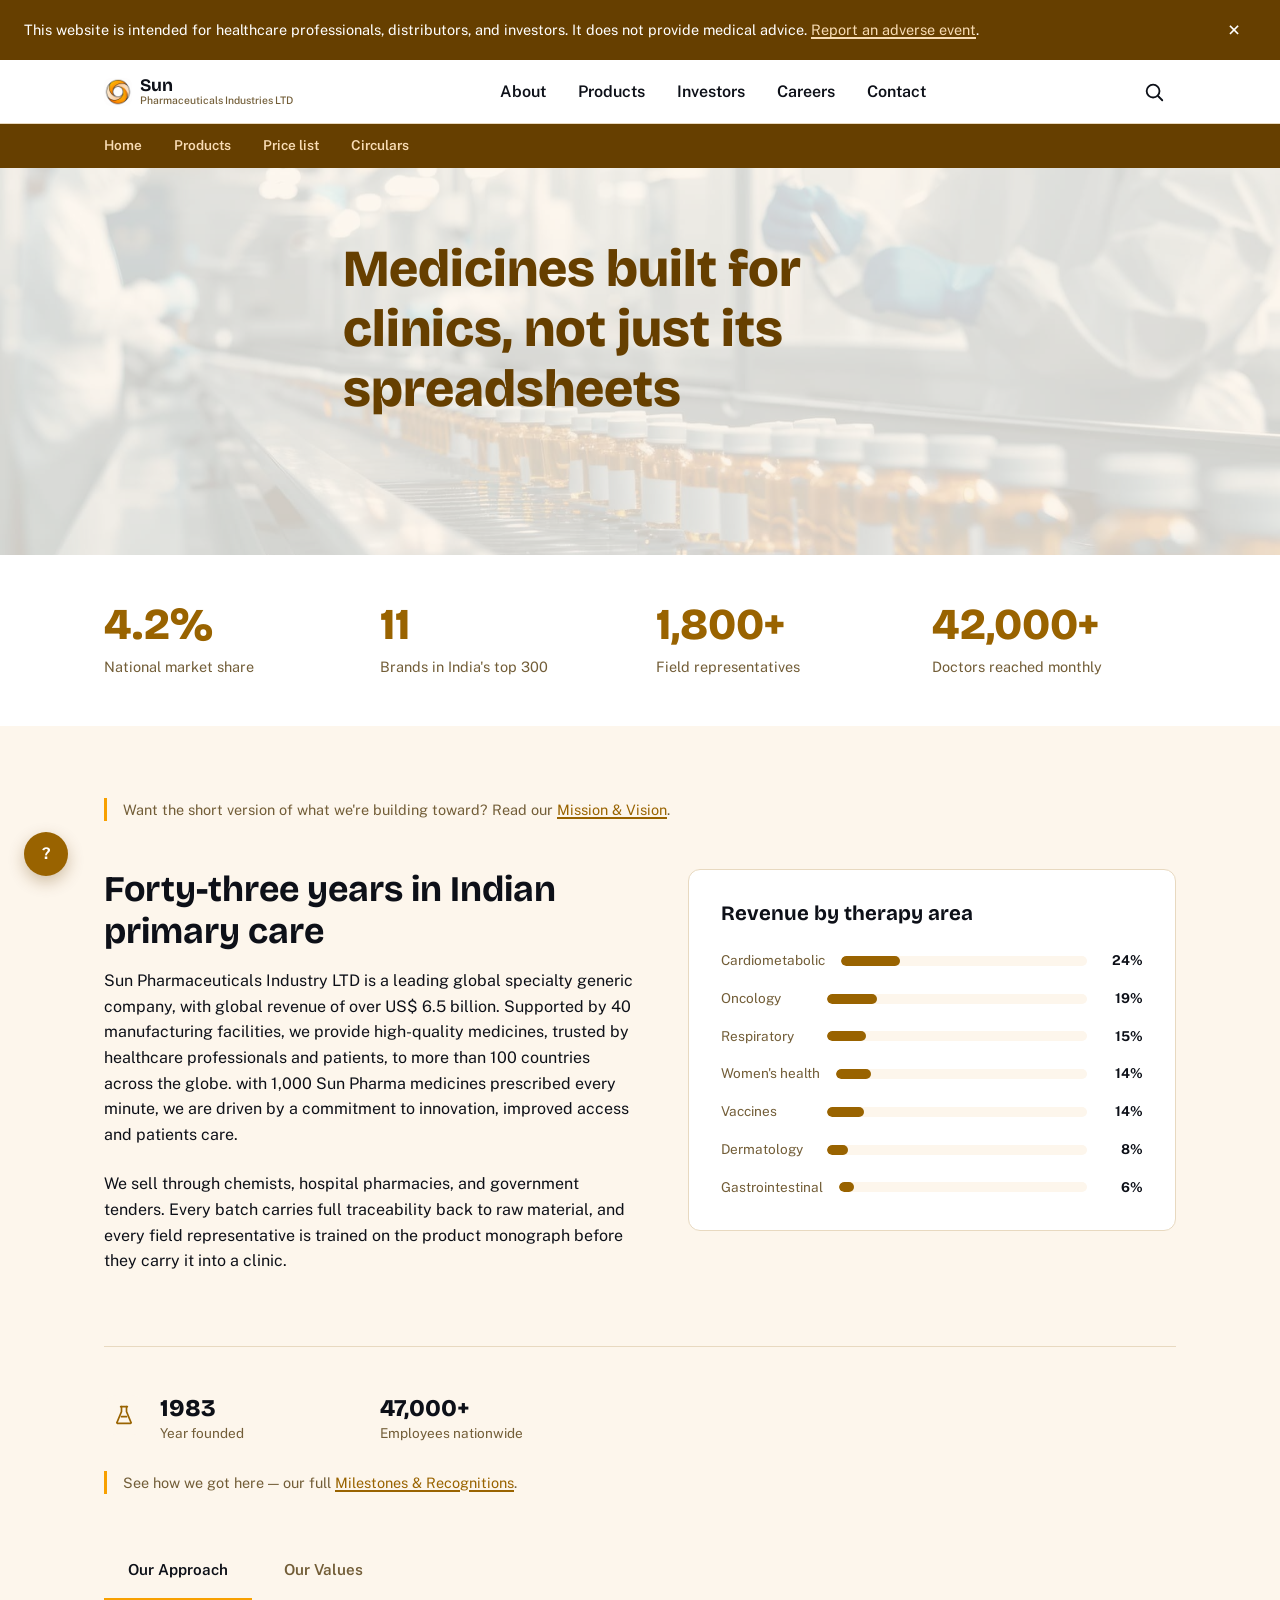
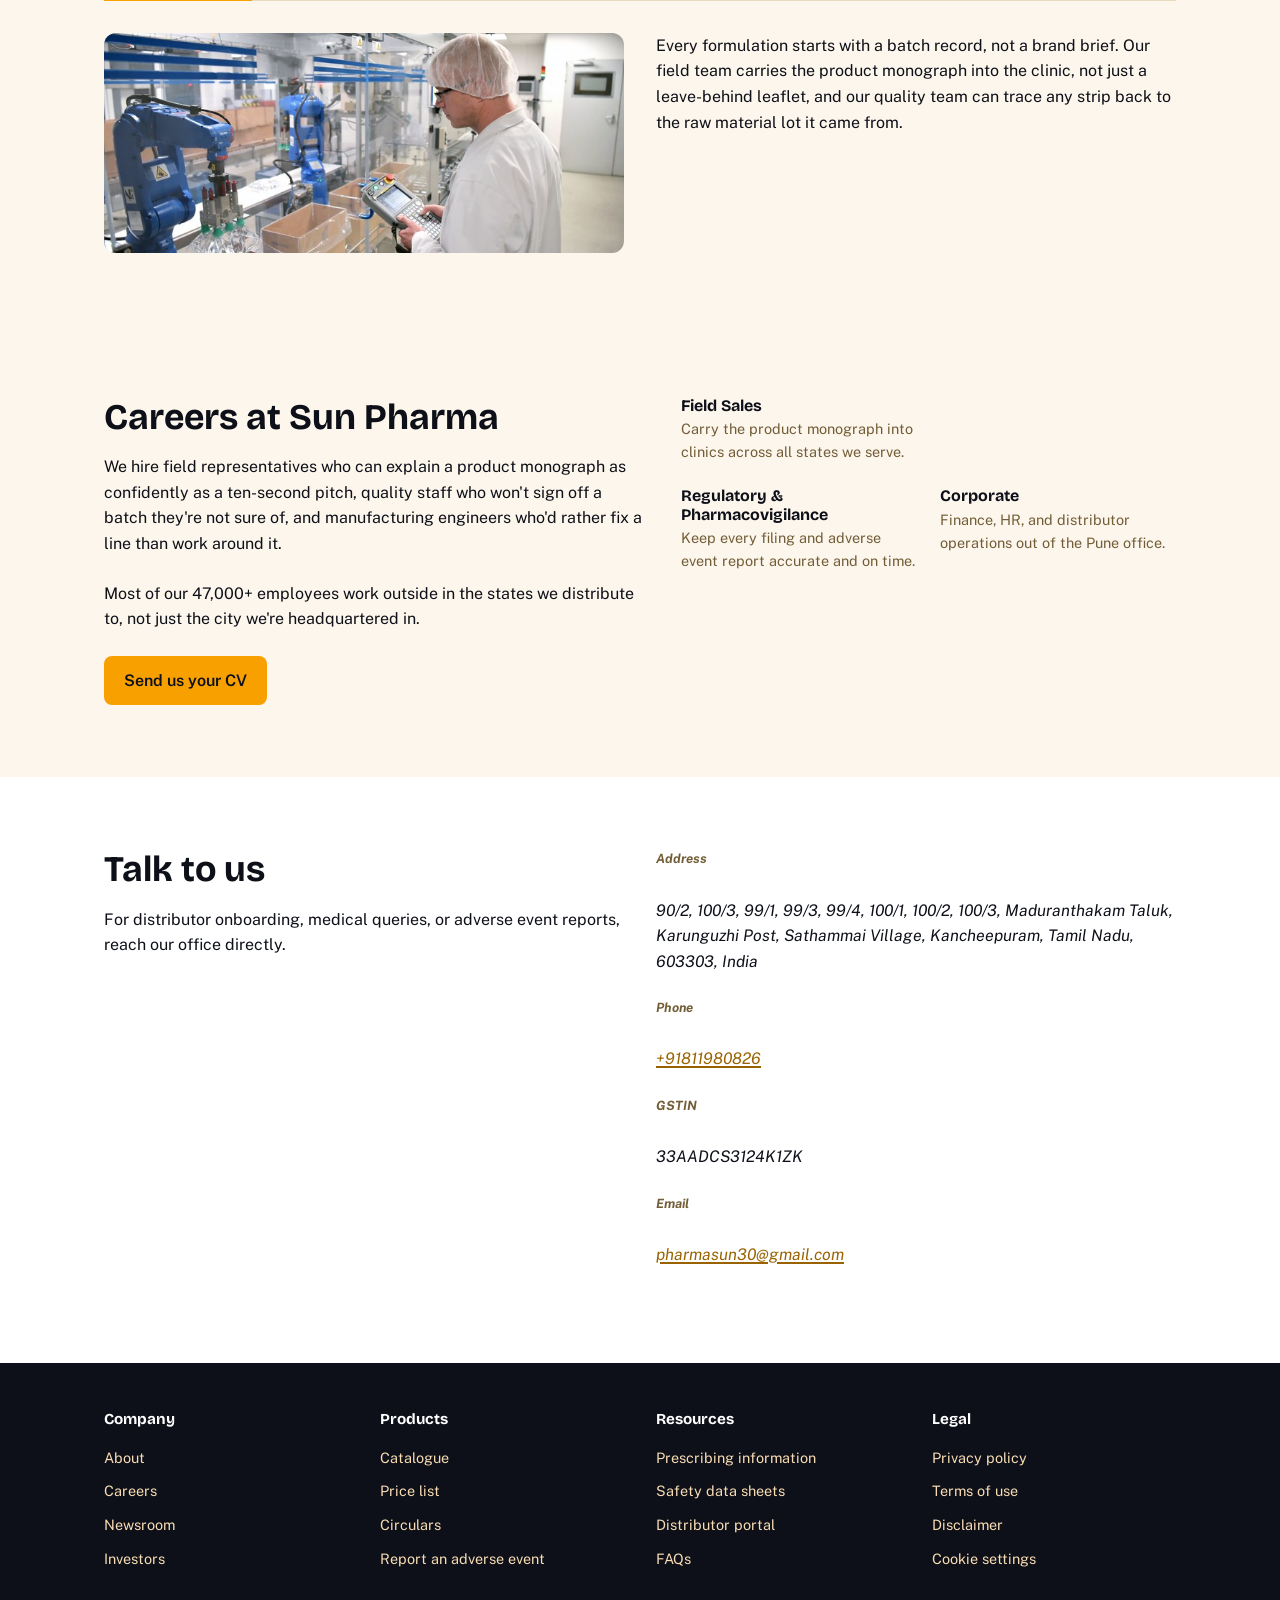
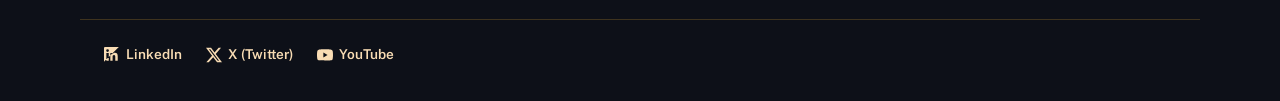
<file: index.html>
<!DOCTYPE html>
<html lang="en">
<head>
  <meta charset="UTF-8">
  <meta name="viewport" content="width=device-width, initial-scale=1, viewport-fit=cover">
  <title>Home | SUN PHARMACEUTICALS INDUSTRIES LIMITED </title>
  <meta name="description" content="Sun Pharmaceuticals industries LTD develops and distributes cardiometabolic, oncology, respiratory, women's health, vaccine, dermatology, and gastrointestinal products for doctors, chemists, and distributors across India.">
  <!-- Favicon: .ico covers browser tabs/bookmarks across the board, the
       explicit 32px PNG is preferred by browsers that support it, and the
       apple-touch-icon is what shows up if someone adds this to an iOS
       home screen. All three point at the same swirl logo. -->
  <link rel="icon" href="favicon.ico" sizes="32x32">
  <link rel="icon" type="image/png" sizes="32x32" href="images/favicon-32.png">
  <link rel="apple-touch-icon" sizes="180x180" href="images/favicon-180.png">
  <!-- Fonts: Bricolage Grotesque for headings, Public Sans for body. System fallbacks are set in CSS. -->
  <link rel="preconnect" href="https://fonts.googleapis.com">
  <link rel="preconnect" href="https://fonts.gstatic.com" crossorigin>
  <link href="https://fonts.googleapis.com/css2?family=Bricolage+Grotesque:wght@500;700;800&family=Public+Sans:wght@400;500;600;700&display=swap" rel="stylesheet">
  <link rel="stylesheet" href="styles.css">
</head>
<body>

  <!-- Skip link: first focusable element, jumps keyboard/screen-reader users past the header -->
  <a class="skip-link" href="#main-content">Skip to content</a>

  <!-- 1. Dismissible compliance notice bar. Visible with no JS; JS only adds the dismiss behaviour. -->
  <div class="notice-bar" id="noticeBar" role="region" aria-label="Compliance notice">
    <p class="notice-bar__text">This website is intended for healthcare professionals, distributors, and investors. It does not provide medical advice. <a href="index.html#contact">Report an adverse event</a>.</p>
    <button class="notice-bar__close" id="noticeClose" type="button" aria-label="Dismiss notice">&times;</button>
  </div>

  <!-- 2. Header -->
  <header class="site-header" id="siteHeader">
    <div class="site-header__inner">
      <a href="index.html" class="site-header__logo" aria-label="Sun Pharmaceuticals Industries LTD, home">
        <img src="images/logo.png" alt="" class="logo-mark">
        <span class="logo-text">Sun<span class="logo-text__sub">Pharmaceuticals Industries LTD</span></span>
      </a>

      <nav class="main-nav" aria-label="Primary">
        <ul class="main-nav__list">
          <li class="main-nav__item main-nav__item--has-sub">
            <a href="index.html#about" aria-expanded="false" aria-haspopup="true">About</a>
            <ul class="sub-menu">
              <li><a href="index.html#about">Overview</a></li>
              <li><a href="mission-vision.html">Mission &amp; Vision</a></li>
              <li><a href="milestones.html">Milestones &amp; Recognitions</a></li>
            </ul>
          </li>
          <li class="main-nav__item main-nav__item--has-sub">
            <!-- Desktop: opens on :hover and :focus-within in CSS, no JS required. JS adds aria-expanded bookkeeping only. -->
            <a href="products.html" aria-expanded="false" aria-haspopup="true">Products</a>
            <ul class="sub-menu">
              <li><a href="products.html#quick-links">Catalogue</a></li>
              <li><a href="products.html#price-list">Price list</a></li>
              <li><a href="products.html#quick-links">Circulars</a></li>
            </ul>
          </li>
          <li class="main-nav__item main-nav__item--has-sub">
            <a href="investors.html" aria-expanded="false" aria-haspopup="true">Investors</a>
            <ul class="sub-menu">
              <li><a href="investors.html">Overview</a></li>
              <li><a href="board-of-directors.html">Board of Directors</a></li>
            </ul>
          </li>
          <li class="main-nav__item"><a href="index.html#careers">Careers</a></li>
          <li class="main-nav__item"><a href="index.html#contact">Contact</a></li>
        </ul>
      </nav>

      <div class="site-header__actions">
        <button class="icon-button" type="button" aria-label="Search the site">
          <svg class="icon" viewBox="0 0 24 24" aria-hidden="true" focusable="false"><circle cx="11" cy="11" r="7"></circle><line x1="21" y1="21" x2="16.65" y2="16.65"></line></svg>
        </button>

        <!-- No-JS-safe mobile menu: native details/summary, fully usable without JavaScript. -->
        <details class="mobile-menu">
          <summary class="mobile-menu__toggle" aria-label="Open menu">
            <svg class="icon" viewBox="0 0 24 24" aria-hidden="true" focusable="false"><line x1="3" y1="6" x2="21" y2="6"></line><line x1="3" y1="12" x2="21" y2="12"></line><line x1="3" y1="18" x2="21" y2="18"></line></svg>
          </summary>
          <div class="mobile-menu__panel">
            <ul class="mobile-menu__list">
              <li>
                <details class="mobile-menu__sub">
                  <summary>About</summary>
                  <ul>
                    <li><a href="index.html#about">Overview</a></li>
                    <li><a href="mission-vision.html">Mission &amp; Vision</a></li>
                    <li><a href="milestones.html">Milestones &amp; Recognitions</a></li>
                  </ul>
                </details>
              </li>
              <li>
                <details class="mobile-menu__sub">
                  <summary>Products</summary>
                  <ul>
                    <li><a href="products.html#quick-links">Catalogue</a></li>
                    <li><a href="products.html#price-list">Price list</a></li>
                    <li><a href="products.html#quick-links">Circulars</a></li>
                  </ul>
                </details>
              </li>
              <li>
                <details class="mobile-menu__sub">
                  <summary>Investors</summary>
                  <ul>
                    <li><a href="investors.html">Overview</a></li>
                    <li><a href="board-of-directors.html">Board of Directors</a></li>
                  </ul>
                </details>
              </li>
              <li><a href="index.html#careers">Careers</a></li>
              <li><a href="index.html#contact">Contact</a></li>
            </ul>
          </div>
        </details>
      </div>
    </div>
  </header>

  <!-- 3. Sub-nav: stays pinned to the top of the viewport while the main header hides on scroll. -->
  <nav class="sub-nav" aria-label="Section shortcuts">
    <div class="sub-nav__scroll">
      <a href="index.html">Home</a>
      <a href="products.html">Products</a>
      <a href="products.html#price-list">Price list</a>
      <a href="products.html#quick-links">Circulars</a>
    </div>
  </nav>

  <main id="main-content">

    <!-- 4. Banner -->
    <section class="banner" aria-labelledby="banner-title">
      <div class="banner__media" aria-hidden="true"></div>
      <div class="container">
        <h1 class="banner__title" id="banner-title">Medicines built for clinics, not just its spreadsheets</h1>
      </div>
    </section>

    <!-- 5. Key figures -->
    <section class="key-figures" aria-label="Kalvera in numbers">
      <div class="container key-figures__grid">
        <div class="key-figure">
          <p class="key-figure__number">4.2%</p>
          <p class="key-figure__label">National market share</p>
        </div>
        <div class="key-figure">
          <p class="key-figure__number">11</p>
          <p class="key-figure__label">Brands in India's top 300</p>
        </div>
        <div class="key-figure">
          <p class="key-figure__number">1,800+</p>
          <p class="key-figure__label">Field representatives</p>
        </div>
        <div class="key-figure">
          <p class="key-figure__number">42,000+</p>
          <p class="key-figure__label">Doctors reached monthly</p>
        </div>
      </div>
    </section>

    <!-- 6. About + CSS-only bar chart -->
    <section class="about" id="about" aria-labelledby="about-title">
      <!-- Mission and Vision now live on their own page (mission-vision.html);
           this teaser keeps them discoverable from the About narrative. -->
      <div class="container">
        <p class="about__teaser">Want the short version of what we're building toward? Read our <a href="mission-vision.html">Mission &amp; Vision</a>.</p>
      </div>

      <div class="container about__grid">
        <div class="about__copy">
          <h2 id="about-title">Forty-three years in Indian primary care</h2>
          <p>Sun Pharmaceuticals Industry LTD is a leading global specialty generic company, with global revenue of over US$ 6.5 billion. Supported by 40 manufacturing facilities, we provide high-quality medicines, trusted by healthcare professionals and patients, to more than 100 countries across the globe. with 1,000 Sun Pharma medicines prescribed every minute, we are driven by a commitment to innovation, improved access and patients care.</p>
          <p>We sell through chemists, hospital pharmacies, and government tenders. Every batch carries full traceability back to raw material, and every field representative is trained on the product monograph before they carry it into a clinic.</p>
        </div>
        <div class="about__chart" role="img" aria-label="Revenue by therapy area: Cardiometabolic 24%, Oncology 19%, Respiratory 15%, Women's health 14%, Vaccines 14%, Dermatology 8%, Gastrointestinal 6%">
          <h3 class="about__chart-title">Revenue by therapy area</h3>
          <ul class="bar-chart">
            <li class="bar-chart__row">
              <span class="bar-chart__label">Cardiometabolic</span>
              <span class="bar-chart__track"><span class="bar-chart__fill" style="width: 24%;"></span></span>
              <span class="bar-chart__value">24%</span>
            </li>
            <li class="bar-chart__row">
              <span class="bar-chart__label">Oncology</span>
              <span class="bar-chart__track"><span class="bar-chart__fill" style="width: 19%;"></span></span>
              <span class="bar-chart__value">19%</span>
            </li>
            <li class="bar-chart__row">
              <span class="bar-chart__label">Respiratory</span>
              <span class="bar-chart__track"><span class="bar-chart__fill" style="width: 15%;"></span></span>
              <span class="bar-chart__value">15%</span>
            </li>
            <li class="bar-chart__row">
              <span class="bar-chart__label">Women's health</span>
              <span class="bar-chart__track"><span class="bar-chart__fill" style="width: 14%;"></span></span>
              <span class="bar-chart__value">14%</span>
            </li>
            <li class="bar-chart__row">
              <span class="bar-chart__label">Vaccines</span>
              <span class="bar-chart__track"><span class="bar-chart__fill" style="width: 14%;"></span></span>
              <span class="bar-chart__value">14%</span>
            </li>
            <li class="bar-chart__row">
              <span class="bar-chart__label">Dermatology</span>
              <span class="bar-chart__track"><span class="bar-chart__fill" style="width: 8%;"></span></span>
              <span class="bar-chart__value">8%</span>
            </li>
            <li class="bar-chart__row">
              <span class="bar-chart__label">Gastrointestinal</span>
              <span class="bar-chart__track"><span class="bar-chart__fill" style="width: 6%;"></span></span>
              <span class="bar-chart__value">6%</span>
            </li>
          </ul>
        </div>
      </div>

      <!-- Added: company snapshot stat band, same pattern as the key-figures band above
           but scoped to About so a reader doesn't have to scroll back up for it. -->
      <div class="container">
        <ul class="about-stats">
          <li class="about-stats__item">
            <span class="about-stats__icon" aria-hidden="true">
              <svg class="icon" viewBox="0 0 24 24" focusable="false"><path d="M9 2v6L4 20a1 1 0 0 0 1 2h14a1 1 0 0 0 1-2L15 8V2"/><line x1="9" y1="14" x2="15" y2="14"/><line x1="8" y1="2" x2="16" y2="2"/></svg>
            </span>
            <span>
              <p class="about-stats__number">1983</p>
              <p class="about-stats__label">Year founded</p>
            </span>
          </li>
          
          <li class="about-stats__item">
            <span>
              <p class="about-stats__number">47,000+</p>
              <p class="about-stats__label">Employees nationwide</p>
            </span>
          </li>
        </ul>
        <br>
        <p class="about__teaser">See how we got here — our full <a href="milestones.html">Milestones &amp; Recognitions</a>.</p>
        
      </div>

      <!-- Added: Approach / Values switcher. Built with radio inputs and
           labels, not JavaScript — same no-JS-safe philosophy as the mobile menu
           above, so this still works if main.js never loads. Vision now lives
           in the Mission/Vision cards above, not buried in here. -->
      <div class="container">
        <fieldset class="about-tabs">
          <legend class="sr-only">Read more about Sun Pharma: Our Approach or Our Values</legend>

          <input type="radio" name="about-tab" id="tab-approach" class="about-tabs__radio sr-only" checked>
          <input type="radio" name="about-tab" id="tab-values" class="about-tabs__radio sr-only">

          <div class="about-tabs__nav">
            <label for="tab-approach" class="about-tabs__label">Our Approach</label>
            <label for="tab-values" class="about-tabs__label">Our Values</label>
          </div>

          <div class="about-tabs__body">
            <div class="about-tabs__media" aria-hidden="true"></div>

            <div class="about-tabs__panel" id="panel-approach">
              <p>Every formulation starts with a batch record, not a brand brief. Our field team carries the product monograph into the clinic, not just a leave-behind leaflet, and our quality team can trace any strip back to the raw material lot it came from.</p>
            </div>
            <div class="about-tabs__panel" id="panel-values">
              <ul class="values-list">
                <li><strong>Access.</strong> Price every product so a tier-3 pharmacy can stock it, not just a metro hospital chain.</li>
                <li><strong>Rigor.</strong> Every batch is traceable to its raw material lot, with nothing shipped on reputation alone.</li>
                <li><strong>Partnership.</strong> Train every field representative on the monograph before they carry it into a clinic.</li>
                <li><strong>Integrity.</strong> Report adverse events honestly and fast, even when it slows a launch down.</li>
              </ul>
            </div>
          </div>
        </fieldset>
      </div>
    </section>

    <!-- Added: Careers. In production this would link to an ATS (Greenhouse,
         Lever, etc.) rather than a mailto — flagged below where that swap goes. -->
    <section class="careers" id="careers" aria-labelledby="careers-title">
      <div class="container careers__grid">
        <div class="careers__copy">
          <h2 id="careers-title">Careers at Sun Pharma</h2>
          <p>We hire field representatives who can explain a product monograph as confidently as a ten-second pitch, quality staff who won't sign off a batch they're not sure of, and manufacturing engineers who'd rather fix a line than work around it.</p>
          <p>Most of our 47,000+ employees work outside in the states we distribute to, not just the city we're headquartered in.</p>
          <!-- Swap this mailto for your ATS application link when one exists. -->
          <a class="btn btn--primary" href="mailto:pharmasun30@gmail.com">Send us your CV</a>
        </div>
        <ul class="careers__departments">
          <li>
            <h3>Field Sales</h3>
            <p>Carry the product monograph into clinics across all states we serve.</p>
          </li>
          <li>

          <li>
            <h3>Regulatory &amp; Pharmacovigilance</h3>
            <p>Keep every filing and adverse event report accurate and on time.</p>
          </li>
          <li>
            <h3>Corporate</h3>
            <p>Finance, HR, and distributor operations out of the Pune office.</p>
          </li>
        </ul>
      </div>
    </section>

    <!-- 9. Contact -->
    <section class="contact" id="contact" aria-labelledby="contact-title">
      <div class="container contact__grid">
        <div>
          <h2 id="contact-title">Talk to us</h2>
          <p>For distributor onboarding, medical queries, or adverse event reports, reach our office directly.</p>
        </div>
        <address class="contact__details">
          <p><strong>Address</strong><br>90/2, 100/3, 99/1, 99/3, 99/4, 100/1, 100/2, 100/3, Maduranthakam Taluk,<br>Karunguzhi Post, Sathammai Village, Kancheepuram, Tamil Nadu, 603303, India</p>
          <p><strong>Phone</strong><br><a href="tel:+91811980826">+91811980826</a></p>
          <p><strong>GSTIN</strong><br>33AADCS3124K1ZK</p>
          <p><strong>Email</strong><br><a href="mailto:pharmasun30@gmail.com">pharmasun30@gmail.com</a></p>
        </address>
      </div>
    </section>

  </main>

  <!-- 10. Footer -->
  <footer class="site-footer">
    <div class="container site-footer__grid">
      <div class="footer-col">
        <h3>Company</h3>
        <ul>
          <li><a href="index.html#about">About</a></li>
          <li><a href="index.html#careers">Careers</a></li>
          <li><a href="index.html#contact">Newsroom</a></li>
          <li><a href="investors.html">Investors</a></li>
        </ul>
      </div>
      <div class="footer-col">
        <h3>Products</h3>
        <ul>
          <li><a href="products.html#quick-links">Catalogue</a></li>
          <li><a href="products.html#price-list">Price list</a></li>
          <li><a href="products.html#quick-links">Circulars</a></li>
          <li><a href="index.html#contact">Report an adverse event</a></li>
        </ul>
      </div>
      <div class="footer-col">
        <h3>Resources</h3>
        <ul>
          <li><a href="products.html#quick-links">Prescribing information</a></li>
          <li><a href="products.html#quick-links">Safety data sheets</a></li>
          <li><a href="index.html#contact">Distributor portal</a></li>
          <li><a href="faqs.html">FAQs</a></li>
        </ul>
      </div>
      <div class="footer-col">
        <h3>Legal</h3>
        <ul>
          <li><a href="index.html#contact">Privacy policy</a></li>
          <li><a href="index.html#contact">Terms of use</a></li>
          <li><a href="index.html#contact">Disclaimer</a></li>
          <li><a href="index.html#contact">Cookie settings</a></li>
        </ul>
      </div>
    </div>
    <div class="container site-footer__bottom">
      <ul class="social-links">
        <li>
          <a href="https://www.linkedin.com/company/sun-pharma/" aria-label="Sun Pharmaceuticals Industries LTD on LinkedIn">
            <svg class="social-links__icon" viewBox="0 0 24 24" aria-hidden="true" focusable="false"><path d="M20.447 20.452h-3.554v-5.569c0-1.328-.027-3.037-1.852-3.037-1.853 0-2.136 1.445-2.136 2.939v5.667H9.491V9h3.414v1.561h.046c.477-.9 1.637-1.85 3.37-1.85 3.601 0 4.267 2.37 4.267 5.455v6.286zM5.337 7.433a2.062 2.062 0 1 1 0-4.124 2.062 2.062 0 0 1 0 4.124zM7.119 20.452H3.556V9h3.563v11.452zM22.225 0H1.771C.792 0 0 .774 0 1.729v20.542C0 23。２２７。７９２ ２４ １。７７１ ２４h２０。４５１C２３。２ ２４ ２４ ２３。２２７ ２４ ２２。２７１V１。７２９C２４ 。７７４ ２３。２ 。０ ２２。２２２ 。０h．００３z"/></svg>
            <span>LinkedIn</span>
          </a>
        </li>
        <li>
          <a href="https://x.com/SunPharma_Live" aria-label="Sun Pharmaceuticals Industries LTD on X">
            <svg class="social-links__icon" viewBox="0 0 24 24" aria-hidden="true" focusable="false"><path d="M18.901 1.153h3.68l-8.04 9.19L24 22.846h-7.406l-5.8-7.584-6.638 7.584H.474l8.6-9.83L0 1.154h7.594l5.243 6.932ZM17.61 20.644h2.039L6.486 3.24H4.298Z"/></svg>
            <span>X (Twitter)</span>
          </a>
        </li>
        <li>
          <a href="https://www.youtube.com/@SunPharmaLive" aria-label="Sun Pharmaceuticals Industries LTD on YouTube">
            <svg class="social-links__icon" viewBox="0 0 24 24" aria-hidden="true" focusable="false"><path d="M23.498 6.186a2.994 2.994 0 0 0-2.112-2.12C19.505 3.545 12 3.545 12 3.545s-7.505 0-9.386.521A2.994 2.994 0 0 0 .502 6.186C0 8.07 0 12 0 12s0 3.93.502 5.814a2.994 2.994 0 0 0 2.112 2.12c1.881.521 9.386.521 9.386.521s7.505 0 9.386-.521a2.994 2.994 0 0 0 2.112-2.12C24 15.93 24 12 24 12s0-3.93-.502-5.814ZM9.545 15.568V8.432L15.818 12l-6.273 3.568Z"/></svg>
            <span>YouTube</span>
          </a>
        </li>
      </ul>
    </div>
  </footer>

  <!-- Floating help button, bottom-left, 44px minimum tap target -->
  <a class="help-button" href="index.html#contact" aria-label="Need help? Go to contact section">?</a>

  <script src="main.js" defer></script>
</body>
</html>
</file>
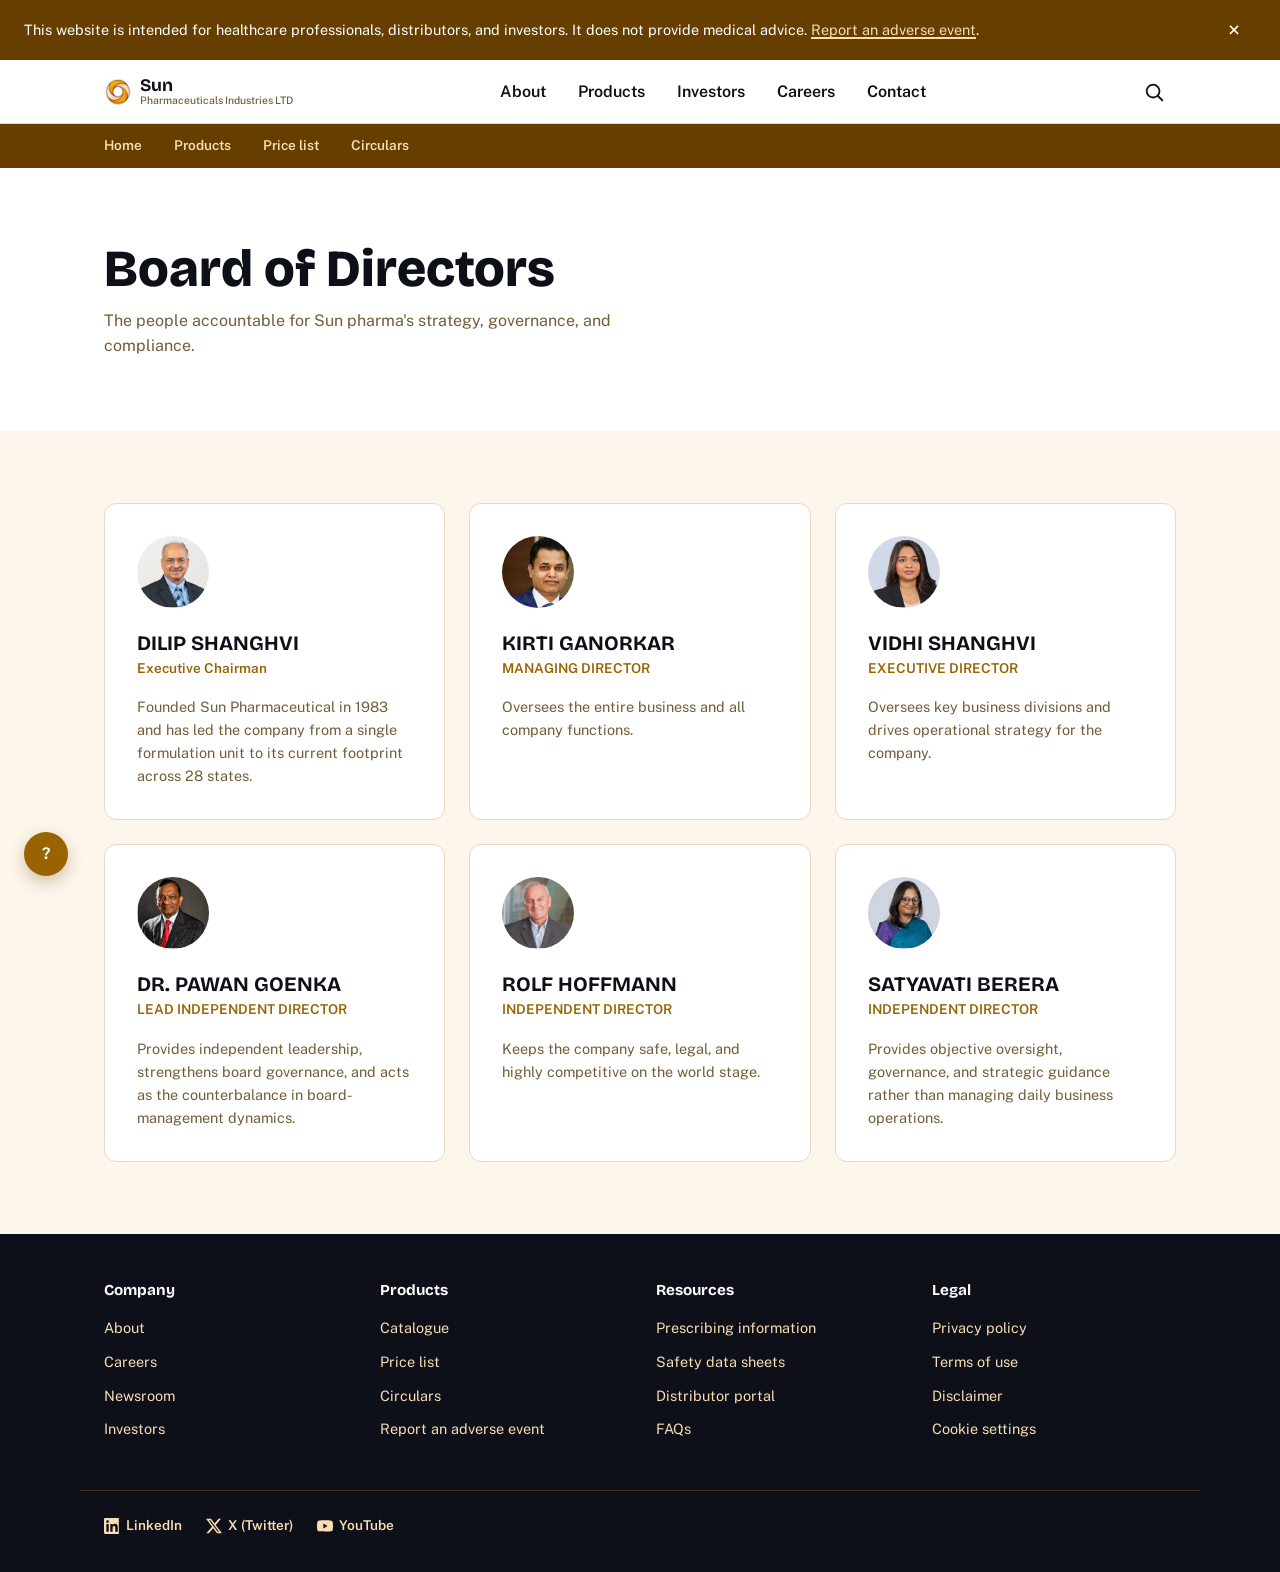
<file: board-of-directors.html>
<!DOCTYPE html>
<html lang="en">
<head>
  <meta charset="UTF-8">
  <meta name="viewport" content="width=device-width, initial-scale=1, viewport-fit=cover">
  <title>Board of Directors | SUN PHARMACEUTICALS INDUSTRIES LIMITED</title>
  <meta name="description" content="The board of directors of Sun Pharmaceuticals industries LTD — leadership, independent directors, and governance.">
  <!-- Favicon: .ico covers browser tabs/bookmarks across the board, the
       explicit 32px PNG is preferred by browsers that support it, and the
       apple-touch-icon is what shows up if someone adds this to an iOS
       home screen. All three point at the same swirl logo. -->
  <link rel="icon" href="favicon.ico" sizes="32x32">
  <link rel="icon" type="image/png" sizes="32x32" href="images/favicon-32.png">
  <link rel="apple-touch-icon" sizes="180x180" href="images/favicon-180.png">
  <!-- Fonts: Bricolage Grotesque for headings, Public Sans for body. System fallbacks are set in CSS. -->
  <link rel="preconnect" href="https://fonts.googleapis.com">
  <link rel="preconnect" href="https://fonts.gstatic.com" crossorigin>
  <link href="https://fonts.googleapis.com/css2?family=Bricolage+Grotesque:wght@500;700;800&family=Public+Sans:wght@400;500;600;700&display=swap" rel="stylesheet">
  <link rel="stylesheet" href="styles.css">
</head>
<body>

  <!-- Skip link: first focusable element, jumps keyboard/screen-reader users past the header -->
  <a class="skip-link" href="#main-content">Skip to content</a>

  <!-- 1. Dismissible compliance notice bar. Visible with no JS; JS only adds the dismiss behaviour. -->
  <div class="notice-bar" id="noticeBar" role="region" aria-label="Compliance notice">
    <p class="notice-bar__text">This website is intended for healthcare professionals, distributors, and investors. It does not provide medical advice. <a href="index.html#contact">Report an adverse event</a>.</p>
    <button class="notice-bar__close" id="noticeClose" type="button" aria-label="Dismiss notice">&times;</button>
  </div>

  <!-- 2. Header -->
  <header class="site-header" id="siteHeader">
    <div class="site-header__inner">
      <a href="index.html" class="site-header__logo" aria-label="Sun Pharmaceuticals Industries LTD, home">
        <img src="images/logo.png" alt="" class="logo-mark">
        <span class="logo-text">Sun<span class="logo-text__sub">Pharmaceuticals Industries LTD</span></span>
      </a>

      <nav class="main-nav" aria-label="Primary">
        <ul class="main-nav__list">
          <li class="main-nav__item main-nav__item--has-sub">
            <a href="index.html#about" aria-expanded="false" aria-haspopup="true">About</a>
            <ul class="sub-menu">
              <li><a href="index.html#about">Overview</a></li>
              <li><a href="mission-vision.html">Mission &amp; Vision</a></li>
              <li><a href="milestones.html">Milestones &amp; Recognitions</a></li>
            </ul>
          </li>
          <li class="main-nav__item main-nav__item--has-sub">
            <!-- Desktop: opens on :hover and :focus-within in CSS, no JS required. JS adds aria-expanded bookkeeping only. -->
            <a href="products.html" aria-expanded="false" aria-haspopup="true">Products</a>
            <ul class="sub-menu">
              <li><a href="products.html#quick-links">Catalogue</a></li>
              <li><a href="products.html#price-list">Price list</a></li>
              <li><a href="products.html#quick-links">Circulars</a></li>
            </ul>
          </li>
          <li class="main-nav__item main-nav__item--has-sub">
            <a href="investors.html" aria-expanded="false" aria-haspopup="true">Investors</a>
            <ul class="sub-menu">
              <li><a href="investors.html">Overview</a></li>
              <li><a href="board-of-directors.html">Board of Directors</a></li>
            </ul>
          </li>
          <li class="main-nav__item"><a href="index.html#careers">Careers</a></li>
          <li class="main-nav__item"><a href="index.html#contact">Contact</a></li>
        </ul>
      </nav>

      <div class="site-header__actions">
        <button class="icon-button" type="button" aria-label="Search the site">
          <svg class="icon" viewBox="0 0 24 24" aria-hidden="true" focusable="false"><circle cx="11" cy="11" r="7"></circle><line x1="21" y1="21" x2="16.65" y2="16.65"></line></svg>
        </button>

        <!-- No-JS-safe mobile menu: native details/summary, fully usable without JavaScript. -->
        <details class="mobile-menu">
          <summary class="mobile-menu__toggle" aria-label="Open menu">
            <svg class="icon" viewBox="0 0 24 24" aria-hidden="true" focusable="false"><line x1="3" y1="6" x2="21" y2="6"></line><line x1="3" y1="12" x2="21" y2="12"></line><line x1="3" y1="18" x2="21" y2="18"></line></svg>
          </summary>
          <div class="mobile-menu__panel">
            <ul class="mobile-menu__list">
              <li>
                <details class="mobile-menu__sub">
                  <summary>About</summary>
                  <ul>
                    <li><a href="index.html#about">Overview</a></li>
                    <li><a href="mission-vision.html">Mission &amp; Vision</a></li>
                    <li><a href="milestones.html">Milestones &amp; Recognitions</a></li>
                  </ul>
                </details>
              </li>
              <li>
                <details class="mobile-menu__sub">
                  <summary>Products</summary>
                  <ul>
                    <li><a href="products.html#quick-links">Catalogue</a></li>
                    <li><a href="products.html#price-list">Price list</a></li>
                    <li><a href="products.html#quick-links">Circulars</a></li>
                  </ul>
                </details>
              </li>
              <li>
                <details class="mobile-menu__sub">
                  <summary>Investors</summary>
                  <ul>
                    <li><a href="investors.html">Overview</a></li>
                    <li><a href="board-of-directors.html">Board of Directors</a></li>
                  </ul>
                </details>
              </li>
              <li><a href="index.html#careers">Careers</a></li>
              <li><a href="index.html#contact">Contact</a></li>
            </ul>
          </div>
        </details>
      </div>
    </div>
  </header>

  <!-- 3. Sub-nav: stays pinned to the top of the viewport while the main header hides on scroll. -->
  <nav class="sub-nav" aria-label="Section shortcuts">
    <div class="sub-nav__scroll">
      <a href="index.html">Home</a>
      <a href="products.html">Products</a>
      <a href="products.html#price-list">Price list</a>
      <a href="products.html#quick-links">Circulars</a>
    </div>
  </nav>

  <main id="main-content">

    <section class="page-intro" aria-label="Page introduction">
      <div class="container">
        <h1>Board of Directors</h1>
        <p>The people accountable for Sun pharma's strategy, governance, and compliance.</p>
      </div>
    </section>

    <section aria-label="Board members">
      <div class="container">
        <div class="board-grid">
          <div class="board-member board-member--1">
            <img class="board-member__avatar" src="images/image.jpg" alt="Board member portrait" loading="lazy" decoding="async">
            <h3>DILIP SHANGHVI</h3>
            <span class="board-member__title">Executive Chairman</span>
            <p>Founded Sun Pharmaceutical in 1983 and has led the company from a single formulation unit to its current footprint across 28 states.</p>
          </div>
          <div class="board-member board-member--2">
            <img class="board-member__avatar" src="images/Damn.jpg" alt="Board member portrait" loading="lazy" decoding="async">
            <h3>KIRTI GANORKAR</h3>
            <span class="board-member__title">MANAGING DIRECTOR</span>
            <p>Oversees the entire business and all company functions.</p>
          </div>
          <div class="board-member board-member--3">
            <img class="board-member__avatar" src="images/Good.jpg" alt="Board member portrait" loading="lazy" decoding="async">
            <h3>VIDHI SHANGHVI</h3>
            <span class="board-member__title">EXECUTIVE DIRECTOR</span>
            <p>Oversees key business divisions and drives operational strategy for the company.</p>
          </div>
          <div class="board-member board-member--4">
            <img class="board-member__avatar" src="images/Nice.jpg" alt="Board member portrait" loading="lazy" decoding="async">
            <h3>DR. PAWAN GOENKA</h3>
            <span class="board-member__title">LEAD INDEPENDENT DIRECTOR</span>
            <p>Provides independent leadership, strengthens board governance, and acts as the counterbalance in board-management dynamics.</p>
          </div>
          <div class="board-member board-member--5">
            <img class="board-member__avatar" src="images/Better.jpg" alt="Board member portrait" loading="lazy" decoding="async">
            <h3>ROLF HOFFMANN</h3>
            <span class="board-member__title">INDEPENDENT DIRECTOR</span>
            <p>Keeps the company safe, legal, and highly competitive on the world stage.</p>
          </div>
          <div class="board-member board-member--6">
            <img class="board-member__avatar" src="images/Best.jpg" alt="Board member portrait" loading="lazy" decoding="async">
            <h3>SATYAVATI BERERA</h3>
            <span class="board-member__title">INDEPENDENT DIRECTOR</span>
            <p>Provides objective oversight, governance, and strategic guidance rather than managing daily business operations.</p>
          </div>
        </div>
      </div>
    </section>

  </main>

  <!-- 10. Footer -->
  <footer class="site-footer">
    <div class="container site-footer__grid">
      <div class="footer-col">
        <h3>Company</h3>
        <ul>
          <li><a href="index.html#about">About</a></li>
          <li><a href="index.html#careers">Careers</a></li>
          <li><a href="index.html#contact">Newsroom</a></li>
          <li><a href="investors.html">Investors</a></li>
        </ul>
      </div>
      <div class="footer-col">
        <h3>Products</h3>
        <ul>
          <li><a href="products.html#quick-links">Catalogue</a></li>
          <li><a href="products.html#price-list">Price list</a></li>
          <li><a href="products.html#quick-links">Circulars</a></li>
          <li><a href="index.html#contact">Report an adverse event</a></li>
        </ul>
      </div>
      <div class="footer-col">
        <h3>Resources</h3>
        <ul>
          <li><a href="products.html#quick-links">Prescribing information</a></li>
          <li><a href="products.html#quick-links">Safety data sheets</a></li>
          <li><a href="index.html#contact">Distributor portal</a></li>
          <li><a href="faqs.html">FAQs</a></li>
        </ul>
      </div>
      <div class="footer-col">
        <h3>Legal</h3>
        <ul>
          <li><a href="index.html#contact">Privacy policy</a></li>
          <li><a href="index.html#contact">Terms of use</a></li>
          <li><a href="index.html#contact">Disclaimer</a></li>
          <li><a href="index.html#contact">Cookie settings</a></li>
        </ul>
      </div>
    </div>
    <div class="container site-footer__bottom">
      <ul class="social-links">
        <li>
          <a href="https://www.linkedin.com/company/sun-pharma/" aria-label="Sun Pharmaceuticals Industries LTD on LinkedIn">
            <svg class="social-links__icon" viewBox="0 0 24 24" aria-hidden="true" focusable="false"><path d="M20.447 20.452h-3.554v-5.569c0-1.328-.027-3.037-1.852-3.037-1.853 0-2.136 1.445-2.136 2.939v5.667H9.491V9h3.414v1.561h.046c.477-.9 1.637-1.85 3.37-1.85 3.601 0 4.267 2.37 4.267 5.455v6.286zM5.337 7.433a2.062 2.062 0 1 1 0-4.124 2.062 2.062 0 0 1 0 4.124zM7.119 20.452H3.556V9h3.563v11.452zM22.225 0H1.771C.792 0 0 .774 0 1.729v20.542C0 23.227.792 24 1.771 24h20.451C23.２ ２４ ２４ ２３．２２７ ２４ ２２．２７１V１．７２９C２４ Ｏ．７７４ ２３．２ Ｏ ２２．２２２ Ｏh．００３z"/></svg>
            <span>LinkedIn</span>
          </a>
        </li>
        <li>
          <a href="https://x.com/SunPharma_Live" aria-label="Sun Pharmaceuticals Industries LTD on X">
            <svg class="social-links__icon" viewBox="0 0 24 24" aria-hidden="true" focusable="false"><path d="M18.901 1.153h3.68l-8.04 9.19L24 22.846h-7.406l-5.8-7.584-6.638 7.584H.474l8.6-9.83L0 1.154h7.594l5.243 6.932ZM17.61 20.644h2.039L6.486 3.24H4.298Z"/></svg>
            <span>X (Twitter)</span>
          </a>
        </li>
        <li>
          <a href="https://www.youtube.com/@SunPharmaLive" aria-label="Sun Pharmaceuticals Industries LTD on YouTube">
            <svg class="social-links__icon" viewBox="0 0 24 24" aria-hidden="true" focusable="false"><path d="M23.498 6.186a2.994 2.994 0 0 0-2.112-2.12C19.505 3.545 12 3.545 12 3.545s-7.505 0-9.386.521A2.994 2.994 0 0 0 .502 6.186C0 8.07 0 12 0 12s0 3.93.502 5.814a2.994 2.994 0 0 0 2.112 2.12c1.881.521 9.386.521 9.386.521s7.505 0 9.386-.521a2.994 2.994 0 0 0 2.112-2.12C24 15.93 24 12 24 12s0-3.93-.502-5.814ZM9.545 15.568V8.432L15.818 12l-6.273 3.568Z"/></svg>
            <span>YouTube</span>
          </a>
        </li>
      </ul>
    </div>
  </footer>

  <!-- Floating help button, bottom-left, 44px minimum tap target -->
  <a class="help-button" href="index.html#contact" aria-label="Need help? Go to contact section">?</a>

  <script src="main.js" defer></script>
</body>
</html>
</file>
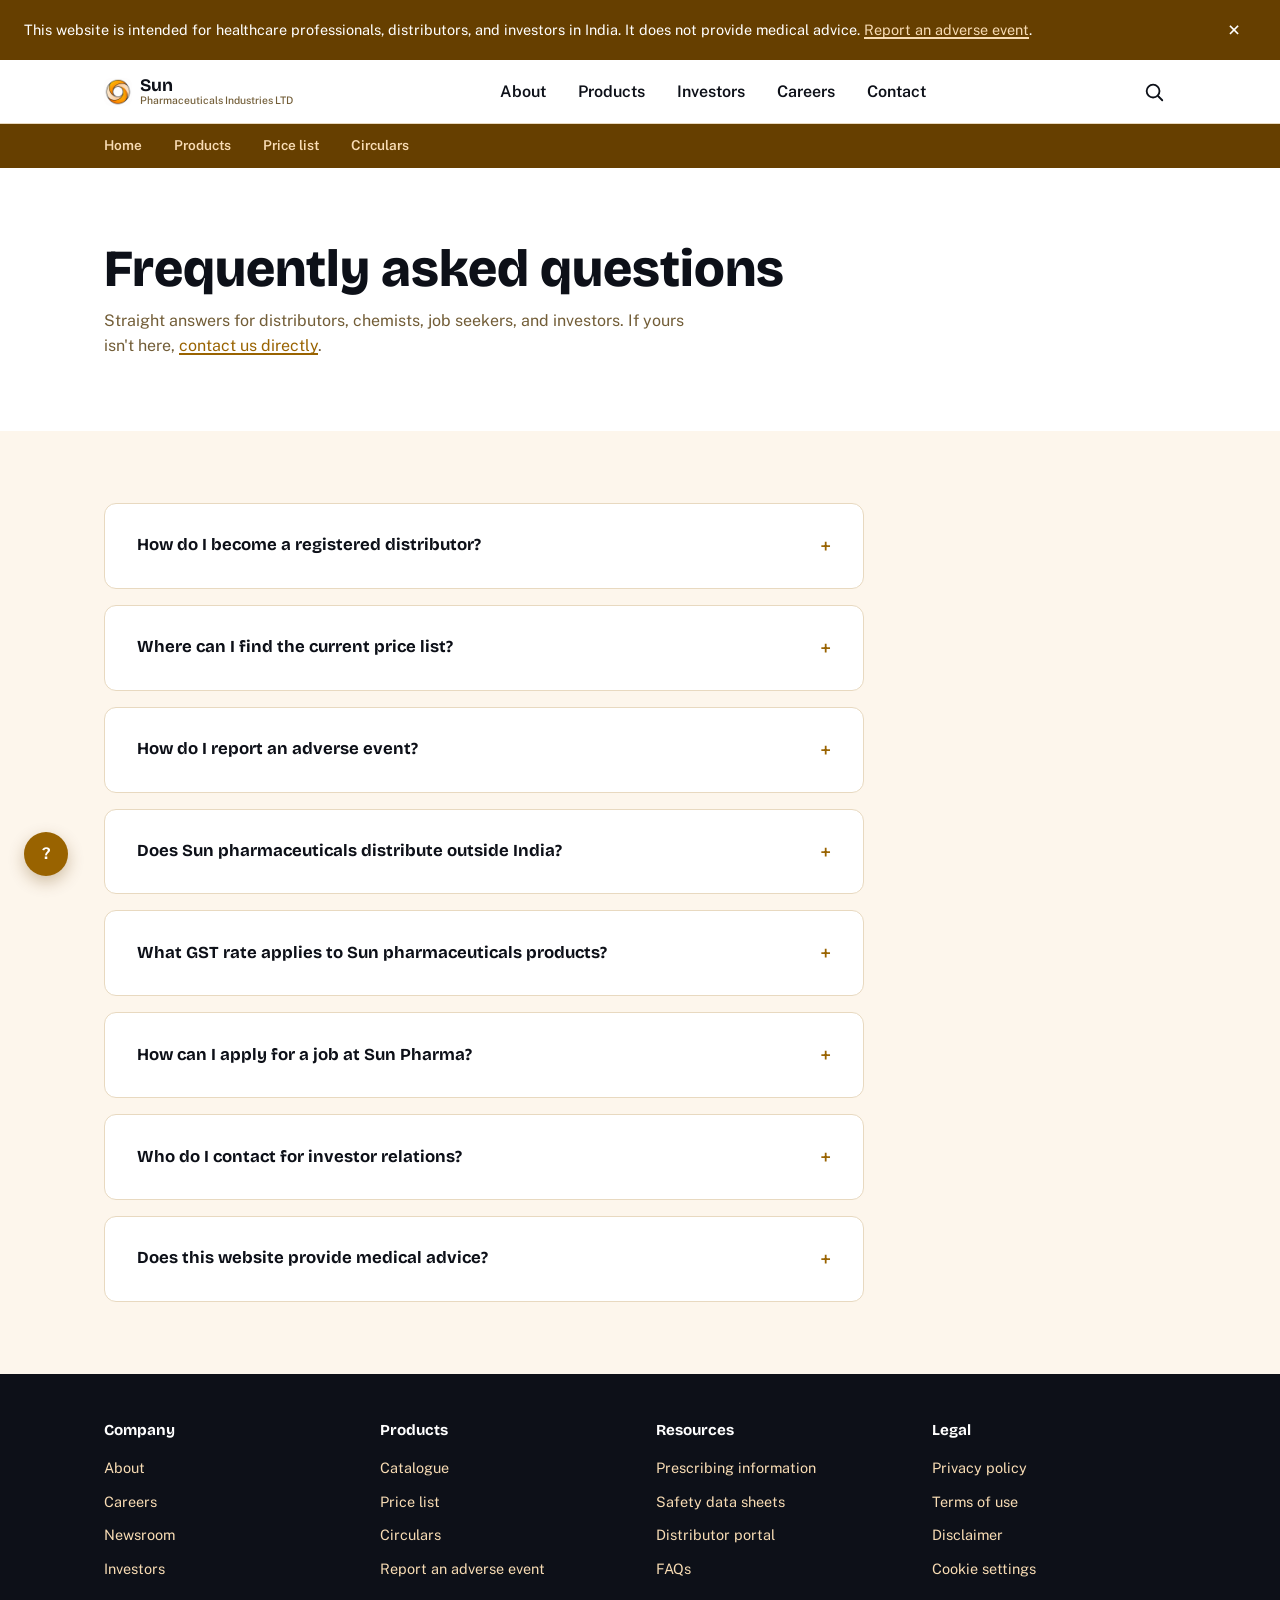
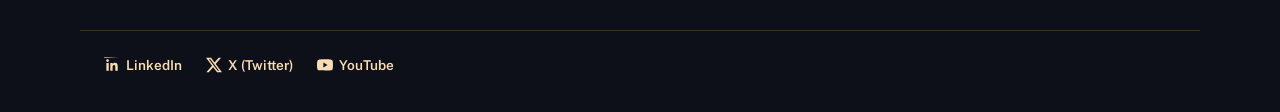
<file: faqs.html>
<!DOCTYPE html>
<html lang="en">
<head>
  <meta charset="UTF-8">
  <meta name="viewport" content="width=device-width, initial-scale=1, viewport-fit=cover">
  <title>FAQs | SUN PHARMACEUTICALS INDUSTRIES LIMITED</title>
  <meta name="description" content="Answers to common questions about Sun Pharmaceuticals Industries LTD — distribution, pricing, adverse event reporting, careers, and investor contact.">
  <!-- Favicon: .ico covers browser tabs/bookmarks across the board, the
       explicit 32px PNG is preferred by browsers that support it, and the
       apple-touch-icon is what shows up if someone adds this to an iOS
       home screen. All three point at the same swirl logo. -->
  <link rel="icon" href="favicon.ico" sizes="32x32">
  <link rel="icon" type="image/png" sizes="32x32" href="images/favicon-32.png">
  <link rel="apple-touch-icon" sizes="180x180" href="images/favicon-180.png">
  <!-- Fonts: Bricolage Grotesque for headings, Public Sans for body. System fallbacks are set in CSS. -->
  <link rel="preconnect" href="https://fonts.googleapis.com">
  <link rel="preconnect" href="https://fonts.gstatic.com" crossorigin>
  <link href="https://fonts.googleapis.com/css2?family=Bricolage+Grotesque:wght@500;700;800&family=Public+Sans:wght@400;500;600;700&display=swap" rel="stylesheet">
  <link rel="stylesheet" href="styles.css">
</head>
<body>

  <!-- Skip link: first focusable element, jumps keyboard/screen-reader users past the header -->
  <a class="skip-link" href="#main-content">Skip to content</a>

  <!-- 1. Dismissible compliance notice bar. Visible with no JS; JS only adds the dismiss behaviour. -->
  <div class="notice-bar" id="noticeBar" role="region" aria-label="Compliance notice">
    <p class="notice-bar__text">This website is intended for healthcare professionals, distributors, and investors in India. It does not provide medical advice. <a href="index.html#contact">Report an adverse event</a>.</p>
    <button class="notice-bar__close" id="noticeClose" type="button" aria-label="Dismiss notice">&times;</button>
  </div>

  <!-- 2. Header -->
  <header class="site-header" id="siteHeader">
    <div class="site-header__inner">
      <a href="index.html" class="site-header__logo" aria-label="Sun Pharmaceuticals Industries LTD, home">
        <img src="images/logo.png" alt="" class="logo-mark">
        <span class="logo-text">Sun<span class="logo-text__sub">Pharmaceuticals Industries LTD</span></span>
      </a>

      <nav class="main-nav" aria-label="Primary">
        <ul class="main-nav__list">
          <li class="main-nav__item main-nav__item--has-sub">
            <a href="index.html#about" aria-expanded="false" aria-haspopup="true">About</a>
            <ul class="sub-menu">
              <li><a href="index.html#about">Overview</a></li>
              <li><a href="mission-vision.html">Mission &amp; Vision</a></li>
              <li><a href="milestones.html">Milestones &amp; Recognitions</a></li>
            </ul>
          </li>
          <li class="main-nav__item main-nav__item--has-sub">
            <!-- Desktop: opens on :hover and :focus-within in CSS, no JS required. JS adds aria-expanded bookkeeping only. -->
            <a href="products.html" aria-expanded="false" aria-haspopup="true">Products</a>
            <ul class="sub-menu">
              <li><a href="products.html#quick-links">Catalogue</a></li>
              <li><a href="products.html#price-list">Price list</a></li>
              <li><a href="products.html#quick-links">Circulars</a></li>
            </ul>
          </li>
          <li class="main-nav__item main-nav__item--has-sub">
            <a href="investors.html" aria-expanded="false" aria-haspopup="true">Investors</a>
            <ul class="sub-menu">
              <li><a href="investors.html">Overview</a></li>
              <li><a href="board-of-directors.html">Board of Directors</a></li>
            </ul>
          </li>
          <li class="main-nav__item"><a href="index.html#careers">Careers</a></li>
          <li class="main-nav__item"><a href="index.html#contact">Contact</a></li>
        </ul>
      </nav>

      <div class="site-header__actions">
        <button class="icon-button" type="button" aria-label="Search the site">
          <svg class="icon" viewBox="0 0 24 24" aria-hidden="true" focusable="false"><circle cx="11" cy="11" r="7"></circle><line x1="21" y1="21" x2="16.65" y2="16.65"></line></svg>
        </button>

        <!-- No-JS-safe mobile menu: native details/summary, fully usable without JavaScript. -->
        <details class="mobile-menu">
          <summary class="mobile-menu__toggle" aria-label="Open menu">
            <svg class="icon" viewBox="0 0 24 24" aria-hidden="true" focusable="false"><line x1="3" y1="6" x2="21" y2="6"></line><line x1="3" y1="12" x2="21" y2="12"></line><line x1="3" y1="18" x2="21" y2="18"></line></svg>
          </summary>
          <div class="mobile-menu__panel">
            <ul class="mobile-menu__list">
              <li>
                <details class="mobile-menu__sub">
                  <summary>About</summary>
                  <ul>
                    <li><a href="index.html#about">Overview</a></li>
                    <li><a href="mission-vision.html">Mission &amp; Vision</a></li>
                    <li><a href="milestones.html">Milestones &amp; Recognitions</a></li>
                  </ul>
                </details>
              </li>
              <li>
                <details class="mobile-menu__sub">
                  <summary>Products</summary>
                  <ul>
                    <li><a href="products.html#quick-links">Catalogue</a></li>
                    <li><a href="products.html#price-list">Price list</a></li>
                    <li><a href="products.html#quick-links">Circulars</a></li>
                  </ul>
                </details>
              </li>
              <li>
                <details class="mobile-menu__sub">
                  <summary>Investors</summary>
                  <ul>
                    <li><a href="investors.html">Overview</a></li>
                    <li><a href="board-of-directors.html">Board of Directors</a></li>
                  </ul>
                </details>
              </li>
              <li><a href="index.html#careers">Careers</a></li>
              <li><a href="index.html#contact">Contact</a></li>
            </ul>
          </div>
        </details>
      </div>
    </div>
  </header>

  <!-- 3. Sub-nav: stays pinned to the top of the viewport while the main header hides on scroll. -->
  <nav class="sub-nav" aria-label="Section shortcuts">
    <div class="sub-nav__scroll">
      <a href="index.html">Home</a>
      <a href="products.html">Products</a>
      <a href="products.html#price-list">Price list</a>
      <a href="products.html#quick-links">Circulars</a>
    </div>
  </nav>

  <main id="main-content">

    <section class="page-intro" aria-label="Page introduction">
      <div class="container">
        <h1>Frequently asked questions</h1>
        <p>Straight answers for distributors, chemists, job seekers, and investors. If yours isn't here, <a href="index.html#contact">contact us directly</a>.</p>
      </div>
    </section>

    <section aria-label="Questions and answers">
      <div class="container">
        <div class="faq-list">
          <details class="faq-item">
            <summary>How do I become a registered distributor?</summary>
            <div class="faq-item__answer">
              <p>Contact our office with your business details and the states you'd like to cover. We'll send onboarding paperwork and current trade terms directly.</p>
            </div>
          </details>

          <details class="faq-item">
            <summary>Where can I find the current price list?</summary>
            <div class="faq-item__answer">
              <p>The full catalogue and price list are on the <a href="products.html#price-list">Products page</a>, with MRP, GST, and availability listed against every active product.</p>
            </div>
          </details>

          <details class="faq-item">
            <summary>How do I report an adverse event?</summary>
            <div class="faq-item__answer">
              <p>Email or call our office directly. Every report reaches our pharmacovigilance team regardless of how it was submitted — see the <a href="index.html#contact">Contact section</a> for details.</p>
            </div>
          </details>

          <details class="faq-item">
            <summary>Does Sun pharmaceuticals distribute outside India?</summary>
            <div class="faq-item__answer">
              <p>Yes. We manufacture and distribute outside India. Contact our office for further enquiry.</p>
            </div>
          </details>

          <details class="faq-item">
            <summary>What GST rate applies to Sun pharmaceuticals products?</summary>
            <div class="faq-item__answer">
              <p>Most products are taxed at 12%. A few categories, including vaccines and select oncology products, fall under the 5% slab. Exact rates are listed against each product on the <a href="products.html#price-list">price list</a>.</p>
            </div>
          </details>

          <details class="faq-item">
            <summary>How can I apply for a job at Sun Pharma?</summary>
            <div class="faq-item__answer">
              <p>Send your CV to our careers team — see the <a href="index.html#careers">Careers section</a> for the departments we're currently hiring across.</p>
            </div>
          </details>

          <details class="faq-item">
            <summary>Who do I contact for investor relations?</summary>
            <div class="faq-item__answer">
              <p>Reach our investor relations team directly from the <a href="investors.html">Investors page</a>, which also has filings and governance details.</p>
            </div>
          </details>

          <details class="faq-item">
            <summary>Does this website provide medical advice?</summary>
            <div class="faq-item__answer">
              <p>No. This site is intended for healthcare professionals, distributors, and investors — nothing here should be treated as medical advice. If you're experiencing a medical issue, contact a healthcare provider directly.</p>
            </div>
          </details>
        </div>
      </div>
    </section>

  </main>

  <!-- 10. Footer -->
  <footer class="site-footer">
    <div class="container site-footer__grid">
      <div class="footer-col">
        <h3>Company</h3>
        <ul>
          <li><a href="index.html#about">About</a></li>
          <li><a href="index.html#careers">Careers</a></li>
          <li><a href="index.html#contact">Newsroom</a></li>
          <li><a href="investors.html">Investors</a></li>
        </ul>
      </div>
      <div class="footer-col">
        <h3>Products</h3>
        <ul>
          <li><a href="products.html#quick-links">Catalogue</a></li>
          <li><a href="products.html#price-list">Price list</a></li>
          <li><a href="products.html#quick-links">Circulars</a></li>
          <li><a href="index.html#contact">Report an adverse event</a></li>
        </ul>
      </div>
      <div class="footer-col">
        <h3>Resources</h3>
        <ul>
          <li><a href="products.html#quick-links">Prescribing information</a></li>
          <li><a href="products.html#quick-links">Safety data sheets</a></li>
          <li><a href="index.html#contact">Distributor portal</a></li>
          <li><a href="faqs.html">FAQs</a></li>
        </ul>
      </div>
      <div class="footer-col">
        <h3>Legal</h3>
        <ul>
          <li><a href="index.html#contact">Privacy policy</a></li>
          <li><a href="index.html#contact">Terms of use</a></li>
          <li><a href="index.html#contact">Disclaimer</a></li>
          <li><a href="index.html#contact">Cookie settings</a></li>
        </ul>
      </div>
    </div>
    <div class="container site-footer__bottom">
      <ul class="social-links">
        <li>
          <a href="https://www.linkedin.com/company/sun-pharma/" aria-label="Sun Pharmaceuticals Industries LTD on LinkedIn">
            <svg class="social-links__icon" viewBox="0 0 24 24" aria-hidden="true" focusable="false"><path d="M20.447 20.452h-3.554v-5.569c0-1.328-.027-3.037-1.852-3.037-1.853 0-2.136 1.445-2.136 2.939v5.667H9.491V9h3.414v1.561h.046c.477-.9 1.637-1.85 3.37-1.85 3.601 0 4.267 2.37 4.267 5.455v6.286zM5.337 7.433a2.062 2.062 0 1 1 0-4.124 2.062 2.062 0 0 1 0 4.124zM7.119 20.452H3.556V9h3.563v11.452zM22.225 0H1.771C.792 0 0 .774 0 1。7２９V２０。５４２C０ ２３。２２７。７９２ ２４ １。７７１ ２４h２０。４５１C２３。２ ２４ ２４ ２３。２２７ ２４ ２２。２７１V１。７２９C２４ 。７７４ ２３。２ 。０ ２２。２２２ 。０h．００３z"/></svg>
            <span>LinkedIn</span>
          </a>
        </li>
        <li>
          <a href="https://x.com/SunPharma_Live" aria-label="Sun Pharmaceuticals Industries LTD on X">
            <svg class="social-links__icon" viewBox="0 0 24 24" aria-hidden="true" focusable="false"><path d="M18.901 1.153h3.68l-8.04 9.19L24 22.846h-7.406l-5.8-7.584-6.638 7.584H.474l8.6-9.83L0 1.154h7.594l5.243 6.932ZM17.61 20.644h2.039L6.486 3.24H4.298Z"/></svg>
            <span>X (Twitter)</span>
          </a>
        </li>
        <li>
          <a href="https://www.youtube.com/@SunPharmaLive" aria-label="Sun Pharmaceuticals Industires LTD on YouTube">
            <svg class="social-links__icon" viewBox="0 0 24 24" aria-hidden="true" focusable="false"><path d="M23.498 6.186a2.994 2.994 0 0 0-2.112-2.12C19.505 3.545 12 3.545 12 3.545s-7.505 0-9.386.521A2.994 2.994 0 0 0 .502 6.186C0 8.07 0 12 0 12s0 3.93.502 5.814a2.994 2.994 0 0 0 2.112 2.12c1.881.521 9.386.521 9.386.521s7.505 0 9.386-.521a2.994 2.994 0 0 0 2.112-2.12C24 15.93 24 12 24 12s0-3.93-.502-5.814ZM9.545 15.568V8.432L15.818 12l-6.273 3.568Z"/></svg>
            <span>YouTube</span>
          </a>
        </li>
      </ul>
    </div>
  </footer>

  <!-- Floating help button, bottom-left, 44px minimum tap target -->
  <a class="help-button" href="index.html#contact" aria-label="Need help? Go to contact section">?</a>

  <script src="main.js" defer></script>
</body>
</html>
</file>
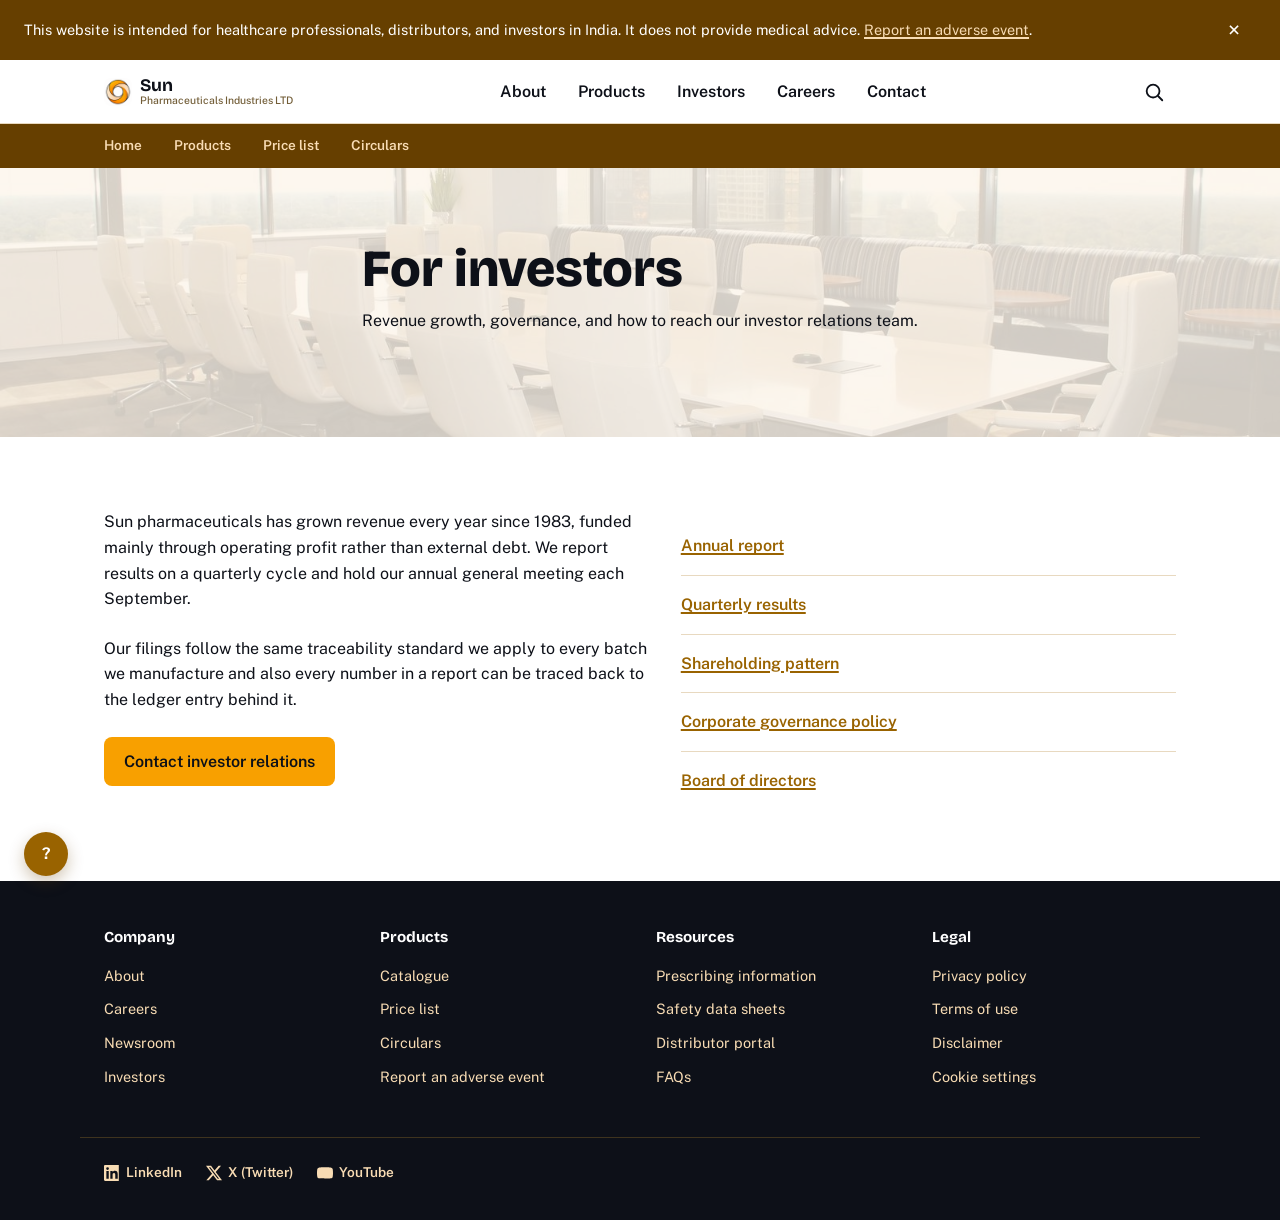
<file: investors.html>
<!DOCTYPE html>
<html lang="en">
<head>
  <meta charset="UTF-8">
  <meta name="viewport" content="width=device-width, initial-scale=1, viewport-fit=cover">
  <title>Investors | Sun Pharmaceuticals Industries LTD</title>
  <meta name="description" content="Investor relations for Sun Pharmaceuticals Industries LTD — financial filings, shareholding pattern, governance, and how to reach investor relations.">
  <!-- Favicon: .ico covers browser tabs/bookmarks across the board, the
       explicit 32px PNG is preferred by browsers that support it, and the
       apple-touch-icon is what shows up if someone adds this to an iOS
       home screen. All three point at the same swirl logo. -->
  <link rel="icon" href="favicon.ico" sizes="32x32">
  <link rel="icon" type="image/png" sizes="32x32" href="images/favicon-32.png">
  <link rel="apple-touch-icon" sizes="180x180" href="images/favicon-180.png">
  <!-- Fonts: Bricolage Grotesque for headings, Public Sans for body. System fallbacks are set in CSS. -->
  <link rel="preconnect" href="https://fonts.googleapis.com">
  <link rel="preconnect" href="https://fonts.gstatic.com" crossorigin>
  <link href="https://fonts.googleapis.com/css2?family=Bricolage+Grotesque:wght@500;700;800&family=Public+Sans:wght@400;500;600;700&display=swap" rel="stylesheet">
  <link rel="stylesheet" href="styles.css">
</head>
<body>

  <!-- Skip link: first focusable element, jumps keyboard/screen-reader users past the header -->
  <a class="skip-link" href="#main-content">Skip to content</a>

  <!-- 1. Dismissible compliance notice bar. Visible with no JS; JS only adds the dismiss behaviour. -->
  <div class="notice-bar" id="noticeBar" role="region" aria-label="Compliance notice">
    <p class="notice-bar__text">This website is intended for healthcare professionals, distributors, and investors in India. It does not provide medical advice. <a href="index.html#contact">Report an adverse event</a>.</p>
    <button class="notice-bar__close" id="noticeClose" type="button" aria-label="Dismiss notice">&times;</button>
  </div>

  <!-- 2. Header -->
  <header class="site-header" id="siteHeader">
    <div class="site-header__inner">
      <a href="index.html" class="site-header__logo" aria-label="Sun Pharmaceuticals Industries LTD, home">
        <img src="images/logo.png" alt="" class="logo-mark">
        <span class="logo-text">Sun<span class="logo-text__sub">Pharmaceuticals Industries LTD</span></span>
      </a>

      <nav class="main-nav" aria-label="Primary">
        <ul class="main-nav__list">
          <li class="main-nav__item main-nav__item--has-sub">
            <a href="index.html#about" aria-expanded="false" aria-haspopup="true">About</a>
            <ul class="sub-menu">
              <li><a href="index.html#about">Overview</a></li>
              <li><a href="mission-vision.html">Mission &amp; Vision</a></li>
              <li><a href="milestones.html">Milestones &amp; Recognitions</a></li>
            </ul>
          </li>
          <li class="main-nav__item main-nav__item--has-sub">
            <!-- Desktop: opens on :hover and :focus-within in CSS, no JS required. JS adds aria-expanded bookkeeping only. -->
            <a href="products.html" aria-expanded="false" aria-haspopup="true">Products</a>
            <ul class="sub-menu">
              <li><a href="products.html#quick-links">Catalogue</a></li>
              <li><a href="products.html#price-list">Price list</a></li>
              <li><a href="products.html#quick-links">Circulars</a></li>
            </ul>
          </li>
          <li class="main-nav__item main-nav__item--has-sub">
            <a href="investors.html" aria-expanded="false" aria-haspopup="true">Investors</a>
            <ul class="sub-menu">
              <li><a href="investors.html">Overview</a></li>
              <li><a href="board-of-directors.html">Board of Directors</a></li>
            </ul>
          </li>
          <li class="main-nav__item"><a href="index.html#careers">Careers</a></li>
          <li class="main-nav__item"><a href="index.html#contact">Contact</a></li>
        </ul>
      </nav>

      <div class="site-header__actions">
        <button class="icon-button" type="button" aria-label="Search the site">
          <svg class="icon" viewBox="0 0 24 24" aria-hidden="true" focusable="false"><circle cx="11" cy="11" r="7"></circle><line x1="21" y1="21" x2="16.65" y2="16.65"></line></svg>
        </button>

        <!-- No-JS-safe mobile menu: native details/summary, fully usable without JavaScript. -->
        <details class="mobile-menu">
          <summary class="mobile-menu__toggle" aria-label="Open menu">
            <svg class="icon" viewBox="0 0 24 24" aria-hidden="true" focusable="false"><line x1="3" y1="6" x2="21" y2="6"></line><line x1="3" y1="12" x2="21" y2="12"></line><line x1="3" y1="18" x2="21" y2="18"></line></svg>
          </summary>
          <div class="mobile-menu__panel">
            <ul class="mobile-menu__list">
              <li>
                <details class="mobile-menu__sub">
                  <summary>About</summary>
                  <ul>
                    <li><a href="index.html#about">Overview</a></li>
                    <li><a href="mission-vision.html">Mission &amp; Vision</a></li>
                    <li><a href="milestones.html">Milestones &amp; Recognitions</a></li>
                  </ul>
                </details>
              </li>
              <li>
                <details class="mobile-menu__sub">
                  <summary>Products</summary>
                  <ul>
                    <li><a href="products.html#quick-links">Catalogue</a></li>
                    <li><a href="products.html#price-list">Price list</a></li>
                    <li><a href="products.html#quick-links">Circulars</a></li>
                  </ul>
                </details>
              </li>
              <li>
                <details class="mobile-menu__sub">
                  <summary>Investors</summary>
                  <ul>
                    <li><a href="investors.html">Overview</a></li>
                    <li><a href="board-of-directors.html">Board of Directors</a></li>
                  </ul>
                </details>
              </li>
              <li><a href="index.html#careers">Careers</a></li>
              <li><a href="index.html#contact">Contact</a></li>
            </ul>
          </div>
        </details>
      </div>
    </div>
  </header>

  <!-- 3. Sub-nav: stays pinned to the top of the viewport while the main header hides on scroll. -->
  <nav class="sub-nav" aria-label="Section shortcuts">
    <div class="sub-nav__scroll">
      <a href="index.html">Home</a>
      <a href="products.html">Products</a>
      <a href="products.html#price-list">Price list</a>
      <a href="products.html#quick-links">Circulars</a>
    </div>
  </nav>

  <main id="main-content">

    <section class="page-intro page-intro--photo page-intro--investors" aria-label="Page introduction">
      <div class="page-intro__media" aria-hidden="true"></div>
      <div class="container">
        <h1>For investors</h1>
        <p>Revenue growth, governance, and how to reach our investor relations team.</p>
      </div>
    </section>

    <section class="investors" aria-label="Investor relations">
      <div class="container investors__grid">
        <div class="investors__copy">
          <p>Sun pharmaceuticals has grown revenue every year since 1983, funded mainly through operating profit rather than external debt. We report results on a quarterly cycle and hold our annual general meeting each September.</p>
          <p>Our filings follow the same traceability standard we apply to every batch we manufacture and also every number in a report can be traced back to the ledger entry behind it.</p>
          <a class="btn btn--primary" href="mailto:pharmasun30@gmail.com">Contact investor relations</a>
        </div>
        <ul class="investors__resources">
          <li><a href="index.html#contact">Annual report</a></li>
          <li><a href="index.html#contact">Quarterly results</a></li>
          <li><a href="index.html#contact">Shareholding pattern</a></li>
          <li><a href="index.html#contact">Corporate governance policy</a></li>
          <li><a href="board-of-directors.html">Board of directors</a></li>
        </ul>
      </div>
    </section>

  </main>

  <!-- 10. Footer -->
  <footer class="site-footer">
    <div class="container site-footer__grid">
      <div class="footer-col">
        <h3>Company</h3>
        <ul>
          <li><a href="index.html#about">About</a></li>
          <li><a href="index.html#careers">Careers</a></li>
          <li><a href="index.html#contact">Newsroom</a></li>
          <li><a href="investors.html">Investors</a></li>
        </ul>
      </div>
      <div class="footer-col">
        <h3>Products</h3>
        <ul>
          <li><a href="products.html#quick-links">Catalogue</a></li>
          <li><a href="products.html#price-list">Price list</a></li>
          <li><a href="products.html#quick-links">Circulars</a></li>
          <li><a href="index.html#contact">Report an adverse event</a></li>
        </ul>
      </div>
      <div class="footer-col">
        <h3>Resources</h3>
        <ul>
          <li><a href="products.html#quick-links">Prescribing information</a></li>
          <li><a href="products.html#quick-links">Safety data sheets</a></li>
          <li><a href="index.html#contact">Distributor portal</a></li>
          <li><a href="faqs.html">FAQs</a></li>
        </ul>
      </div>
      <div class="footer-col">
        <h3>Legal</h3>
        <ul>
          <li><a href="index.html#contact">Privacy policy</a></li>
          <li><a href="index.html#contact">Terms of use</a></li>
          <li><a href="index.html#contact">Disclaimer</a></li>
          <li><a href="index.html#contact">Cookie settings</a></li>
        </ul>
      </div>
    </div>
    <div class="container site-footer__bottom">
      <ul class="social-links">
        <li>
          <a href="https://www.linkedin.com/company/sun-pharma/" aria-label="Sun Pharmaceuticals Industries LTD on LinkedIn">
            <svg class="social-links__icon" viewBox="0 0 24 24" aria-hidden="true" focusable="false"><path d="M20.447 20.452h-3.554v-5.569c0-1.328-.027-3.037-1.852-3.037-1.853 0-2.136 1.445-2.136 2.939v5.667H9.491V9h3.414v1.561h.046c.477-.9 1.637-1.85 3.37-1.85 3.601 0 4.267 2.37 4.267 5.455v6.286zM5.337 7.433a2.062 2.062 0 1 1 0-4.124 2.062 2.062 0 0 1 0 4.124zM7.119 20.452H3.556V9h3.563v11.452zM22.225 0H1.771C.792 0 0 .774 0 1.729v20.542C0 23.227.792 24 1.771 24h20.451C23.２ ２４ ２４ ２３．２２７ ２４ ２２．２７１V１．７２９C２４ Ｏ．７７４ ２３．２ Ｏ ２２．２２２ Ｏh．００３z"/></svg>
            <span>LinkedIn</span>
          </a>
        </li>
        <li>
          <a href="https://x.com/SunPharma_Live" aria-label="Sun Pharmaceuticals Industries LTD on X">
            <svg class="social-links__icon" viewBox="0 0 24 24" aria-hidden="true" focusable="false"><path d="M18.901 1.153h3.68l-8.04 9.19L24 22.846h-7.406l-5.8-7.584-6.638 7.584H.474l8.6-9.83L0 1.154h7.594l5.243 6.932ZM17.61 20.644h2.039L6.486 3.24H4.298Z"/></svg>
            <span>X (Twitter)</span>
          </a>
        </li>
        <li>
          <a href="https://www.youtube.com/@SunPharmaLive" aria-label="Sun Pharmaceuticals Industries LTD on YouTube">
            <svg class="social-links__icon" viewBox="0 0 24 24" aria-hidden="true" focusable="false"><path d="M23.498 6.186a2.994 2.994 0 0 0-2.112-2.12C19.505 3.545 12 3.545 12 3.545s-7.505 0-9.386.521A2.994 2.994 0 0 0 .502 6.186C0 8.07 0 12 0 12s0 3.93.502 5.814a2.994 2.994 0 0 0 2.112 2.12c1.881.521 9.386.521 9.386.521s7.505 0 9.386-.521a2.994 2.994 0 0 0 2.112-2.12C24 15.93 24 12 24 12s0-3.93-.502-5.814ZM9.545 15.568V8.43２L１５．８１８ １２l-６．２７３ ３．５６８Z"/></svg>
            <span>YouTube</span>
          </a>
        </li>
      </ul>
    </div>
  </footer>

  <!-- Floating help button, bottom-left, 44px minimum tap target -->
  <a class="help-button" href="index.html#contact" aria-label="Need help? Go to contact section">?</a>

  <script src="main.js" defer></script>
</body>
</html>
</file>
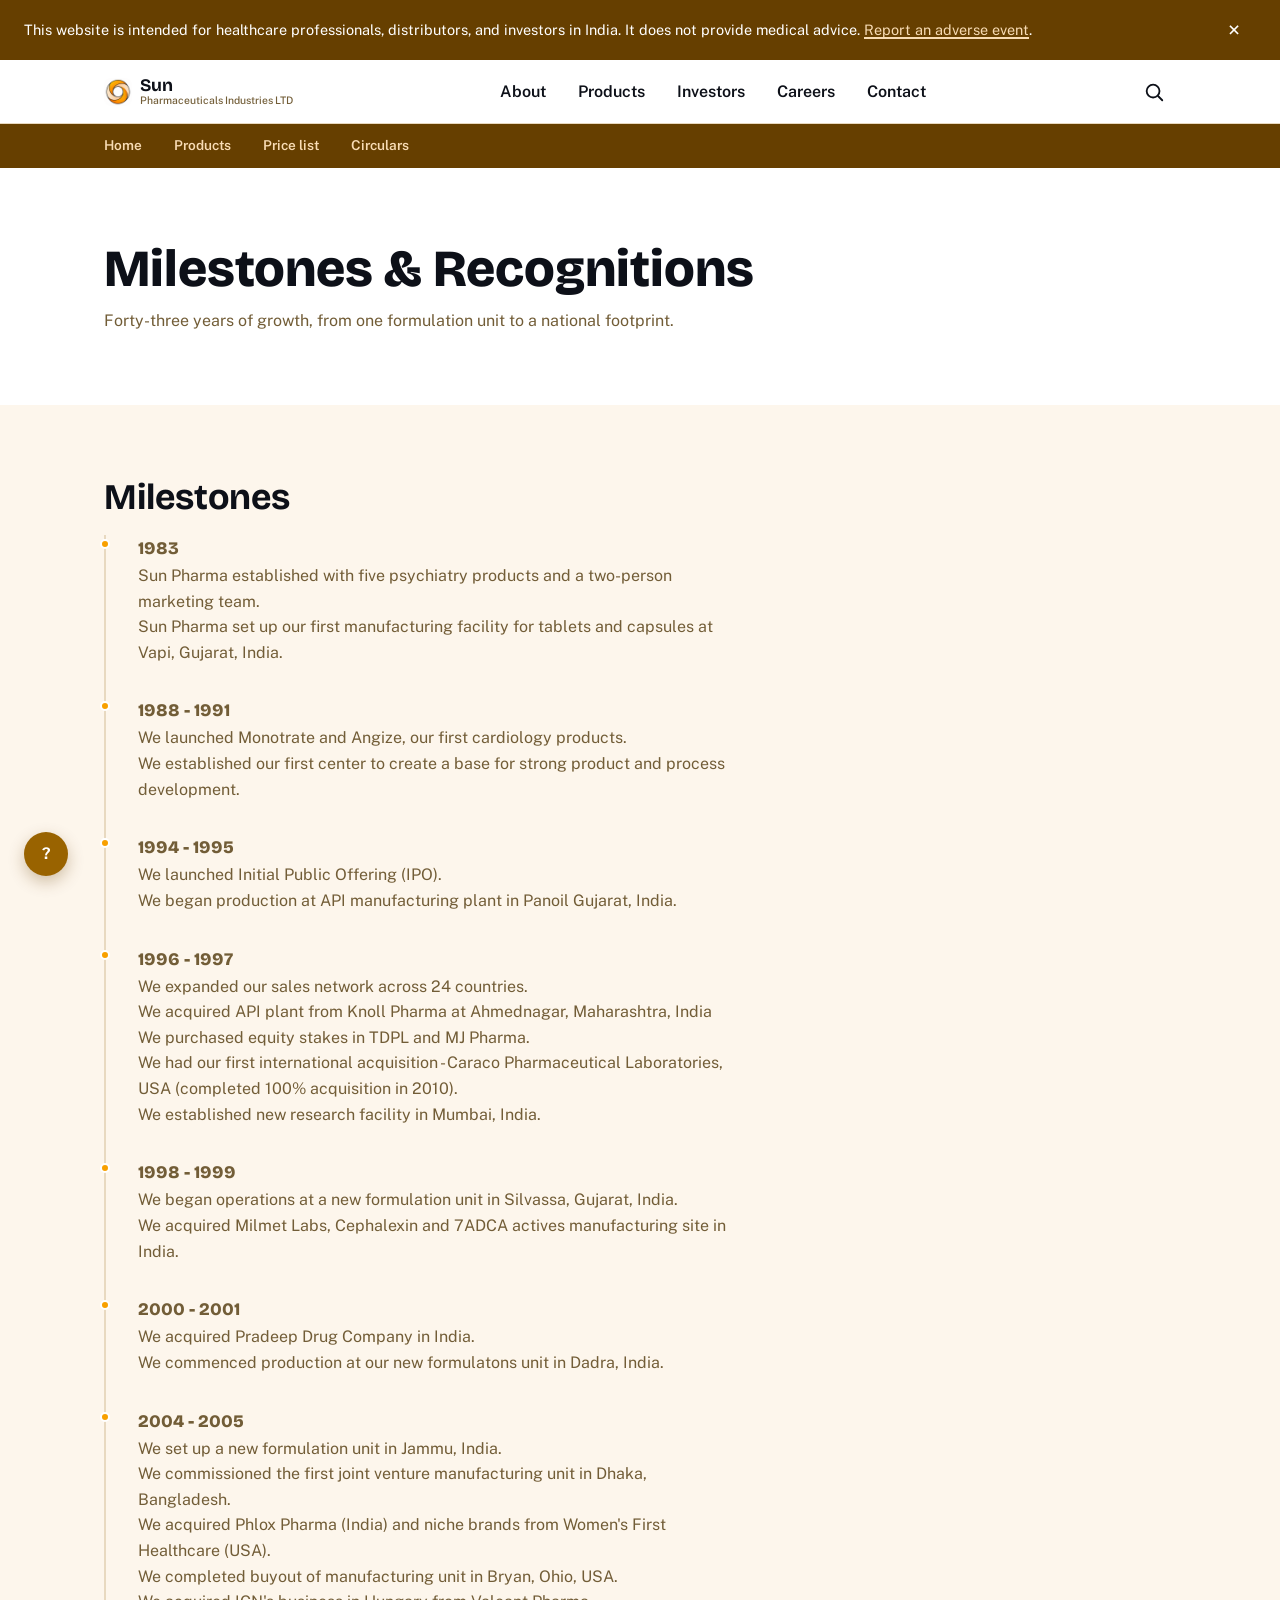
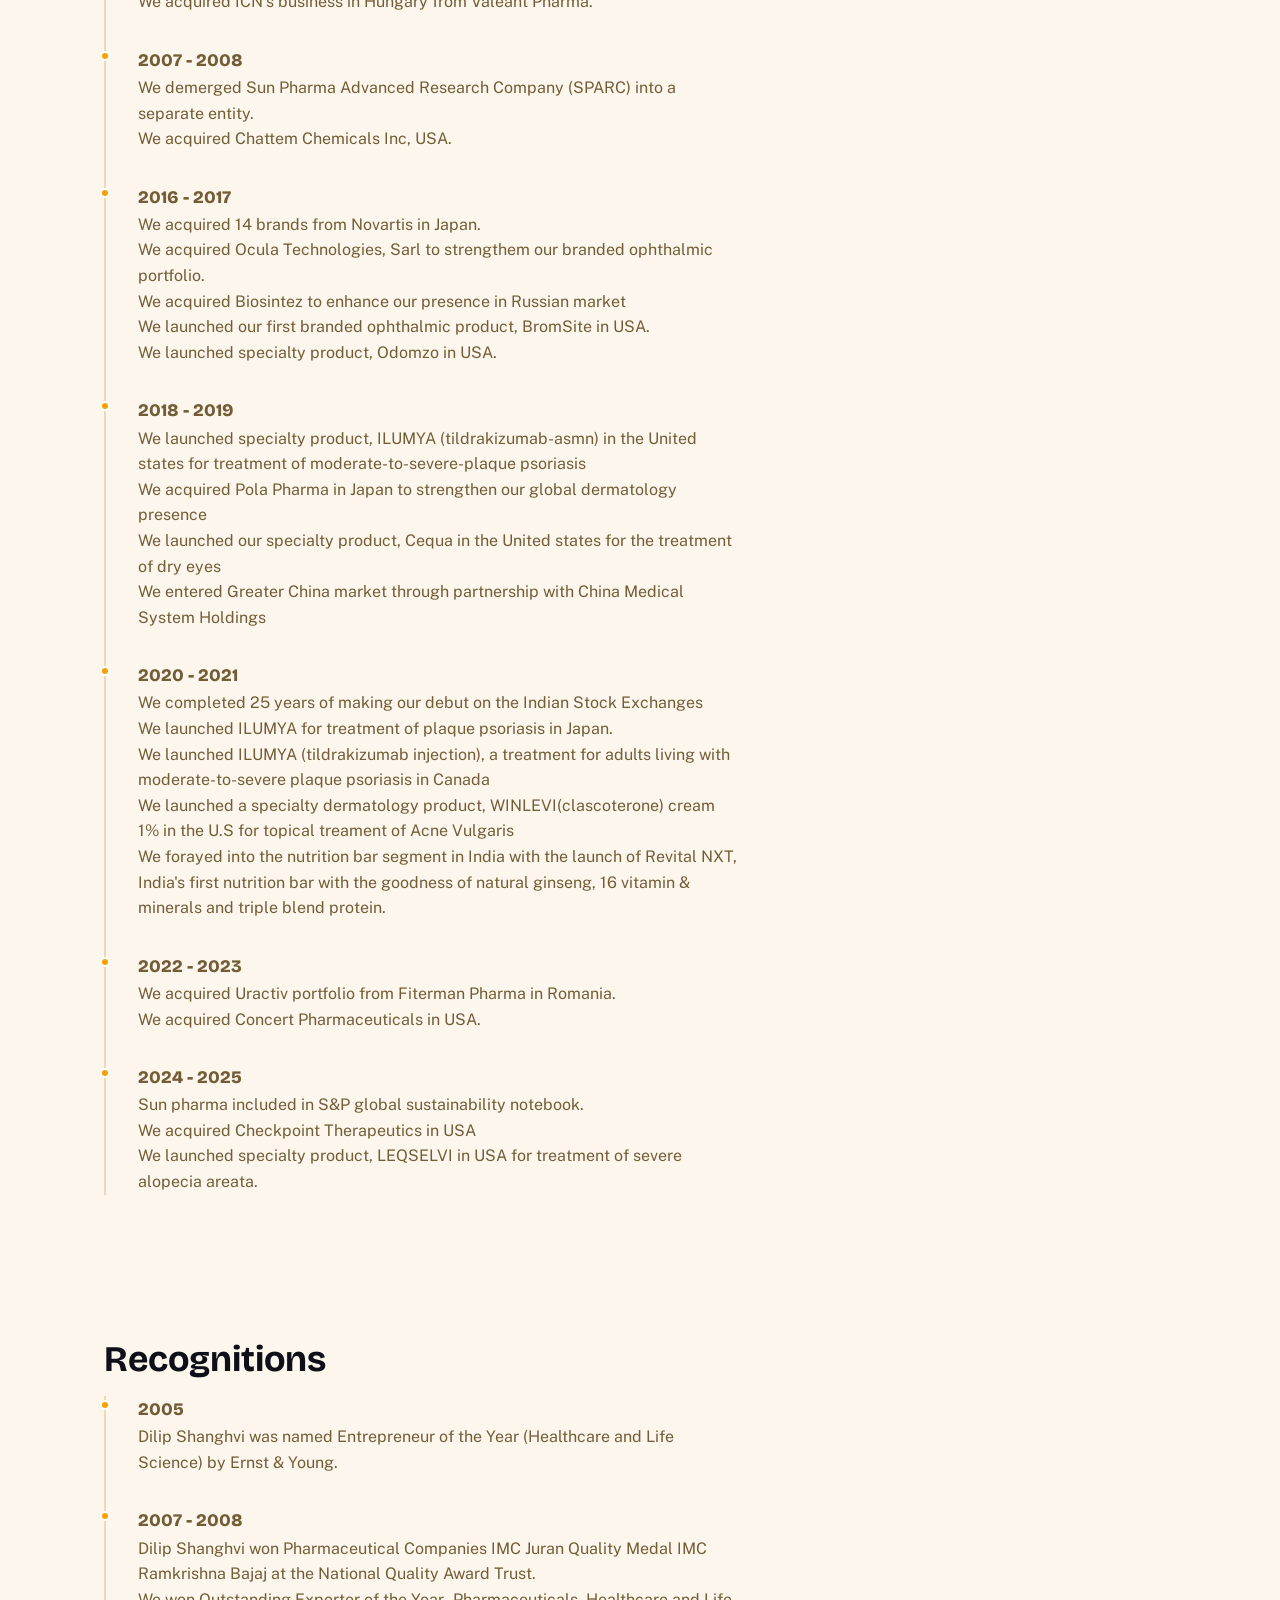
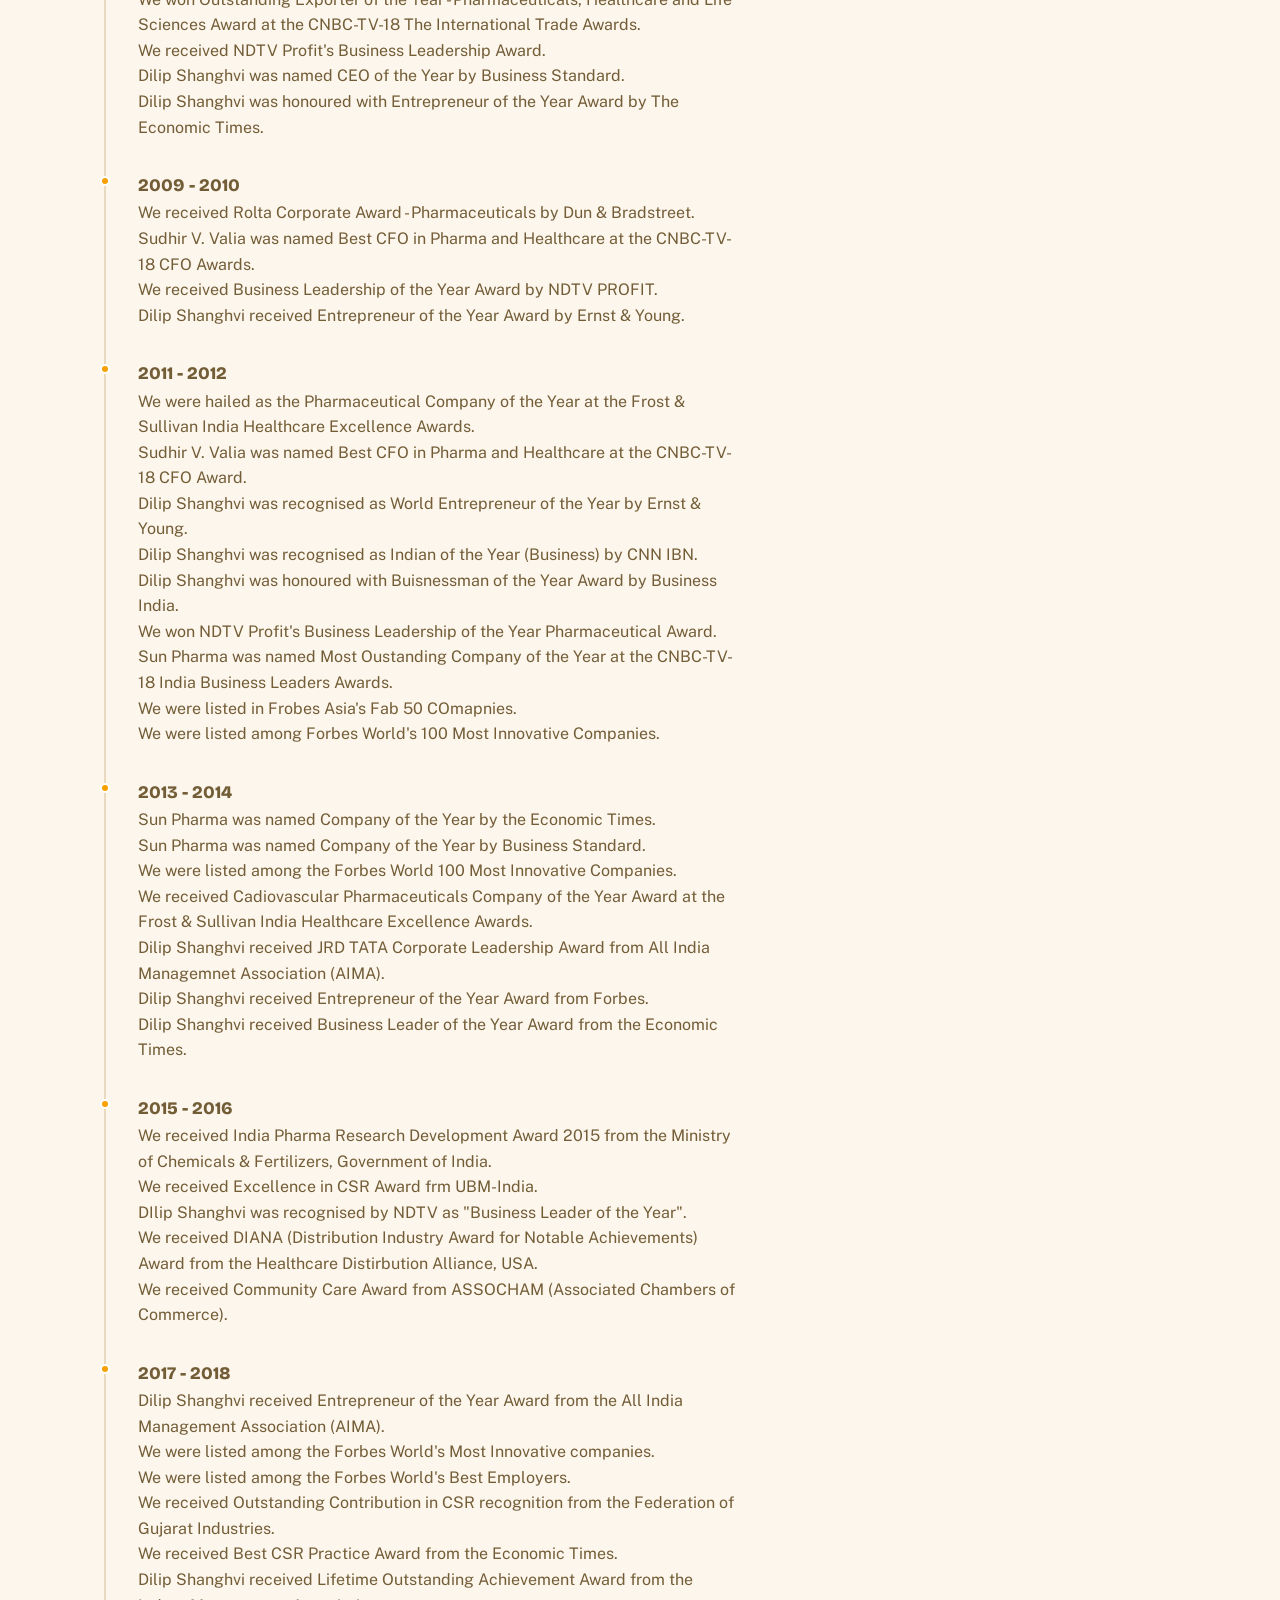
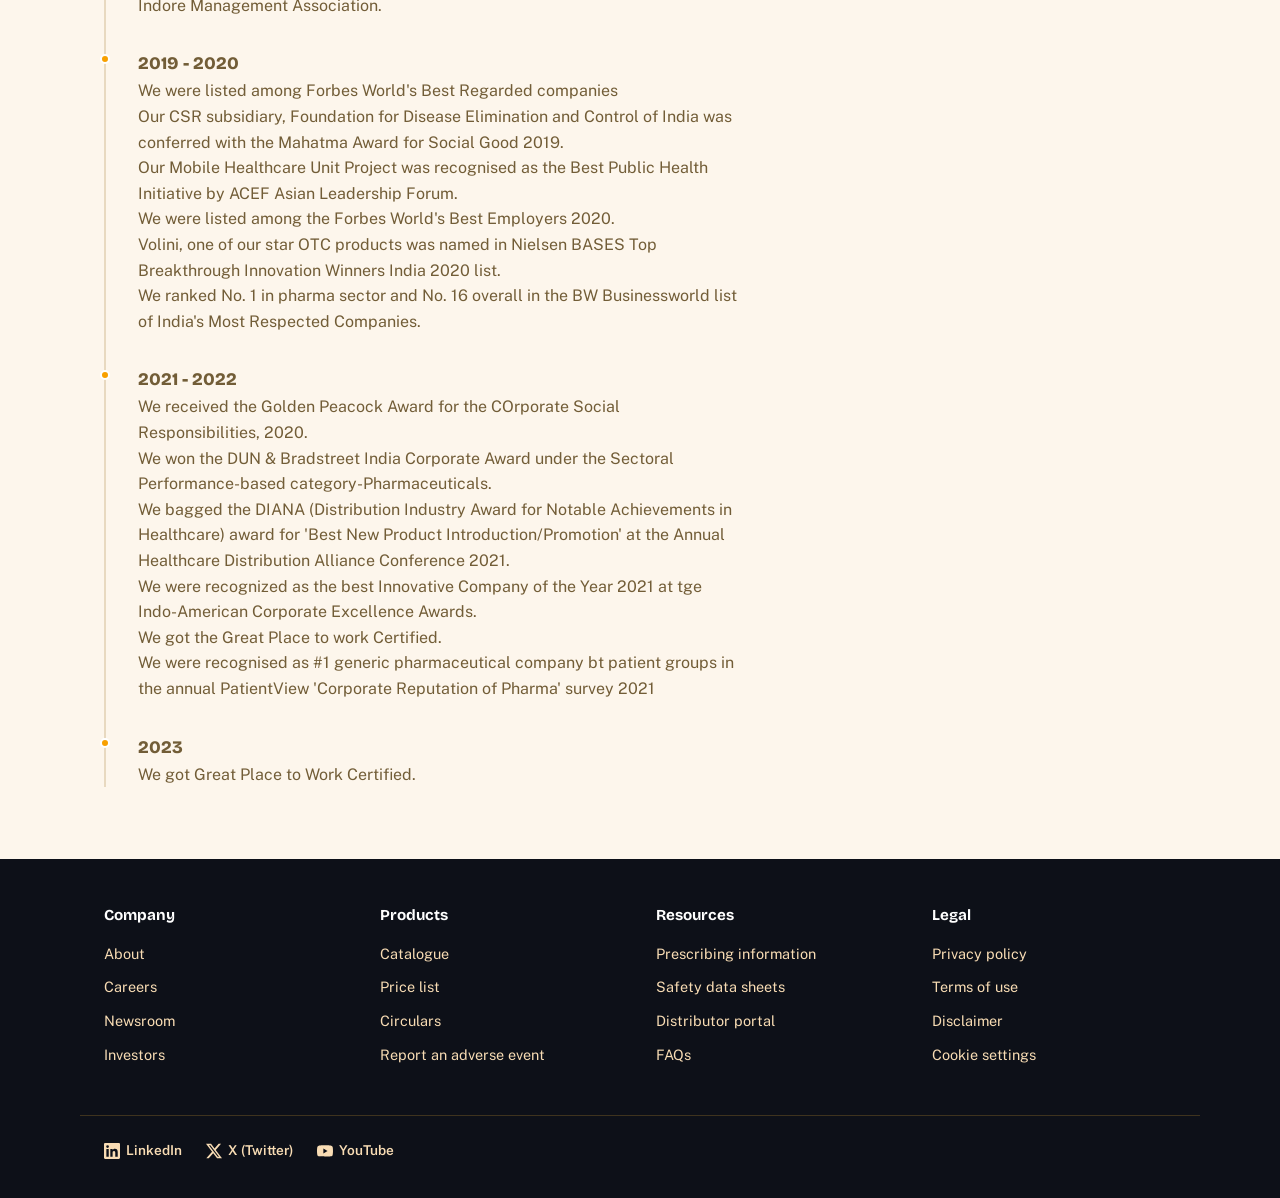
<file: milestones.html>
<!DOCTYPE html>
<html lang="en">
<head>
  <meta charset="UTF-8">
  <meta name="viewport" content="width=device-width, initial-scale=1, viewport-fit=cover">
  <title>Milestones &amp; Recognitions | SUN PHARMACEUTICALS INDUSTRIES LIMITED</title>
  <meta name="description" content="Sun Pharmaceuticals Industries LTD milestones from 1983 to today — plant certification, therapy area expansion, and growth across India.">
  <!-- Favicon: .ico covers browser tabs/bookmarks across the board, the
       explicit 32px PNG is preferred by browsers that support it, and the
       apple-touch-icon is what shows up if someone adds this to an iOS
       home screen. All three point at the same swirl logo. -->
  <link rel="icon" href="favicon.ico" sizes="32x32">
  <link rel="icon" type="image/png" sizes="32x32" href="images/favicon-32.png">
  <link rel="apple-touch-icon" sizes="180x180" href="images/favicon-180.png">
  <!-- Fonts: Bricolage Grotesque for headings, Public Sans for body. System fallbacks are set in CSS. -->
  <link rel="preconnect" href="https://fonts.googleapis.com">
  <link rel="preconnect" href="https://fonts.gstatic.com" crossorigin>
  <link href="https://fonts.googleapis.com/css2?family=Bricolage+Grotesque:wght@500;700;800&family=Public+Sans:wght@400;500;600;700&display=swap" rel="stylesheet">
  <link rel="stylesheet" href="styles.css">
</head>
<body>

  <!-- Skip link: first focusable element, jumps keyboard/screen-reader users past the header -->
  <a class="skip-link" href="#main-content">Skip to content</a>

  <!-- 1. Dismissible compliance notice bar. Visible with no JS; JS only adds the dismiss behaviour. -->
  <div class="notice-bar" id="noticeBar" role="region" aria-label="Compliance notice">
    <p class="notice-bar__text">This website is intended for healthcare professionals, distributors, and investors in India. It does not provide medical advice. <a href="index.html#contact">Report an adverse event</a>.</p>
    <button class="notice-bar__close" id="noticeClose" type="button" aria-label="Dismiss notice">&times;</button>
  </div>

  <!-- 2. Header -->
  <header class="site-header" id="siteHeader">
    <div class="site-header__inner">
      <a href="index.html" class="site-header__logo" aria-label="Sun Pharmaceuticals Industries LTD, home">
        <img src="images/logo.png" alt="" class="logo-mark">
        <span class="logo-text">Sun<span class="logo-text__sub">Pharmaceuticals Industries LTD</span></span>
      </a>

      <nav class="main-nav" aria-label="Primary">
        <ul class="main-nav__list">
          <li class="main-nav__item main-nav__item--has-sub">
            <a href="index.html#about" aria-expanded="false" aria-haspopup="true">About</a>
            <ul class="sub-menu">
              <li><a href="index.html#about">Overview</a></li>
              <li><a href="mission-vision.html">Mission &amp; Vision</a></li>
              <li><a href="milestones.html">Milestones &amp; Recognitions</a></li>
            </ul>
          </li>
          <li class="main-nav__item main-nav__item--has-sub">
            <!-- Desktop: opens on :hover and :focus-within in CSS, no JS required. JS adds aria-expanded bookkeeping only. -->
            <a href="products.html" aria-expanded="false" aria-haspopup="true">Products</a>
            <ul class="sub-menu">
              <li><a href="products.html#quick-links">Catalogue</a></li>
              <li><a href="products.html#price-list">Price list</a></li>
              <li><a href="products.html#quick-links">Circulars</a></li>
            </ul>
          </li>
          <li class="main-nav__item main-nav__item--has-sub">
            <a href="investors.html" aria-expanded="false" aria-haspopup="true">Investors</a>
            <ul class="sub-menu">
              <li><a href="investors.html">Overview</a></li>
              <li><a href="board-of-directors.html">Board of Directors</a></li>
            </ul>
          </li>
          <li class="main-nav__item"><a href="index.html#careers">Careers</a></li>
          <li class="main-nav__item"><a href="index.html#contact">Contact</a></li>
        </ul>
      </nav>

      <div class="site-header__actions">
        <button class="icon-button" type="button" aria-label="Search the site">
          <svg class="icon" viewBox="0 0 24 24" aria-hidden="true" focusable="false"><circle cx="11" cy="11" r="7"></circle><line x1="21" y1="21" x2="16.65" y2="16.65"></line></svg>
        </button>

        <!-- No-JS-safe mobile menu: native details/summary, fully usable without JavaScript. -->
        <details class="mobile-menu">
          <summary class="mobile-menu__toggle" aria-label="Open menu">
            <svg class="icon" viewBox="0 0 24 24" aria-hidden="true" focusable="false"><line x1="3" y1="6" x2="21" y2="6"></line><line x1="3" y1="12" x2="21" y2="12"></line><line x1="3" y1="18" x2="21" y2="18"></line></svg>
          </summary>
          <div class="mobile-menu__panel">
            <ul class="mobile-menu__list">
              <li>
                <details class="mobile-menu__sub">
                  <summary>About</summary>
                  <ul>
                    <li><a href="index.html#about">Overview</a></li>
                    <li><a href="mission-vision.html">Mission &amp; Vision</a></li>
                    <li><a href="milestones.html">Milestones &amp; Recognitions</a></li>
                  </ul>
                </details>
              </li>
              <li>
                <details class="mobile-menu__sub">
                  <summary>Products</summary>
                  <ul>
                    <li><a href="products.html#quick-links">Catalogue</a></li>
                    <li><a href="products.html#price-list">Price list</a></li>
                    <li><a href="products.html#quick-links">Circulars</a></li>
                  </ul>
                </details>
              </li>
              <li>
                <details class="mobile-menu__sub">
                  <summary>Investors</summary>
                  <ul>
                    <li><a href="investors.html">Overview</a></li>
                    <li><a href="board-of-directors.html">Board of Directors</a></li>
                  </ul>
                </details>
              </li>
              <li><a href="index.html#careers">Careers</a></li>
              <li><a href="index.html#contact">Contact</a></li>
            </ul>
          </div>
        </details>
      </div>
    </div>
  </header>

  <!-- 3. Sub-nav: stays pinned to the top of the viewport while the main header hides on scroll. -->
  <nav class="sub-nav" aria-label="Section shortcuts">
    <div class="sub-nav__scroll">
      <a href="index.html">Home</a>
      <a href="products.html">Products</a>
      <a href="products.html#price-list">Price list</a>
      <a href="products.html#quick-links">Circulars</a>
    </div>
  </nav>

  <main id="main-content">

    <section class="page-intro" aria-label="Page introduction">
      <div class="container">
        <h1>Milestones &amp; Recognitions</h1>
        <p>Forty-three years of growth, from one formulation unit to a national footprint.</p>
      </div>
    </section>

    <section aria-label="Company milestones">
      <div class="container">
        <h2>Milestones</h2>
        <div class="timeline">
          <div class="timeline__item">
            <p class="timeline__year">1983</p>
            <p>Sun Pharma established with five psychiatry products and a two-person marketing team. <br> Sun Pharma set up our first manufacturing facility for tablets and capsules at Vapi, Gujarat, India. </p>
          </div>
          <div class="timeline__item">
            <p class="timeline__year">1988 - 1991</p>
            <p>We launched Monotrate and Angize, our first cardiology products. <br> We established our first center to create a base for strong product and process development. </p>
          </div>
          <div class="timeline__item">
            <p class="timeline__year">1994 - 1995</p>
            <p>We launched Initial Public Offering (IPO). <br> We began production at API manufacturing plant in Panoil Gujarat, India.</p>
          </div>
          <div class="timeline__item">
            <p class="timeline__year">1996 - 1997</p>
            <p>We expanded our sales network across 24 countries. <br> We acquired API plant from Knoll Pharma at Ahmednagar, Maharashtra, India <br> We purchased equity stakes in TDPL and MJ Pharma. <br> We had our first international acquisition - Caraco Pharmaceutical Laboratories, USA (completed 100% acquisition in 2010). <br> We established new research facility in Mumbai, India.  </p>
          </div>
          <div class="timeline__item">
            <p class="timeline__year">1998 - 1999</p>
            <p>We began operations at a new formulation unit in Silvassa, Gujarat, India. <br> We acquired Milmet Labs, Cephalexin and 7ADCA actives manufacturing site in India. </p>
          </div>
          <div class="timeline__item">
            <p class="timeline__year">2000 - 2001</p>
            <p>We acquired Pradeep Drug Company in India. <br> We commenced production at our new formulatons unit in Dadra, India.</p>
          </div>
          <div class="timeline__item">
            <p class="timeline__year">2004 - 2005</p>
            <p>We set up a new formulation unit in Jammu, India. <br> We commissioned the first joint venture manufacturing unit in Dhaka, Bangladesh. <br> We acquired Phlox Pharma (India) and niche brands from Women's First Healthcare (USA). <br>We completed buyout of manufacturing unit in Bryan, Ohio, USA. <br> We acquired ICN's business in Hungary from Valeant Pharma.</p>
          </div>
          <div class="timeline__item">
            <p class="timeline__year">2007 - 2008</p>
            <p>We demerged Sun Pharma Advanced Research Company (SPARC) into a separate entity. <br> We acquired Chattem Chemicals Inc, USA.</p>
          </div>
          <div class="timeline__item">
            <p class="timeline__year">2016 - 2017</p>
            <p>We acquired 14 brands from Novartis in Japan. <br> We acquired Ocula Technologies, Sarl to strengthem our branded ophthalmic portfolio. <br> We acquired Biosintez to enhance our presence in Russian market <br> We launched our first branded ophthalmic product, BromSite in USA. <br> We launched specialty product, Odomzo in USA.</p>
          </div>
          <div class="timeline__item">
            <p class="timeline__year">2018 - 2019</p>
            <p>We launched specialty product, ILUMYA (tildrakizumab-asmn) in the United states for treatment of moderate-to-severe-plaque psoriasis <br> We acquired Pola Pharma in Japan to strengthen our global dermatology presence <br> We launched our specialty product, Cequa in the United states for the treatment of dry eyes <br> We entered Greater China market through partnership with China Medical System Holdings </p>
          </div>
          <div class="timeline__item">
            <p class="timeline__year">2020 - 2021</p>
            <p>We completed 25 years of making our debut on the Indian Stock Exchanges <br> We launched ILUMYA for treatment of plaque psoriasis in Japan. <br> We launched ILUMYA (tildrakizumab injection), a treatment for adults living with moderate-to-severe plaque psoriasis in Canada <br>We launched a specialty dermatology product, WINLEVI(clascoterone) cream 1% in the U.S for topical treament of Acne Vulgaris <br> We forayed into the nutrition bar segment in India with the launch of Revital NXT, India's first nutrition bar with the goodness of natural ginseng, 16 vitamin & minerals and triple blend protein.</p>
          </div>
          <div class="timeline__item">
            <p class="timeline__year">2022 - 2023</p>
            <p>We acquired Uractiv portfolio from Fiterman Pharma in Romania. <br>We acquired Concert Pharmaceuticals in USA.</p>
          </div>
          <div class="timeline__item">
            <p class="timeline__year">2024 - 2025</p>
            <p>Sun pharma included in S&P global sustainability notebook. <br> We acquired Checkpoint Therapeutics in USA <br> We launched specialty product, LEQSELVI in USA for treatment of severe alopecia areata.</p>
          </div>
        </div>
      </div>
    </section>

    <section aria-label="Recognitions">
      <div class="container">
        <h2>Recognitions</h2>
        <div class="timeline">
          <div class="timeline__item">
            <p class="timeline__year">2005</p>
            <p>Dilip Shanghvi was named Entrepreneur of the Year (Healthcare and Life Science) by Ernst & Young.</p>
          </div>
          <div class="timeline__item">
            <p class="timeline__year">2007 - 2008</p>
            <p>Dilip Shanghvi won Pharmaceutical Companies IMC Juran Quality Medal IMC Ramkrishna Bajaj at the National Quality Award Trust. <br> 
              We won Outstanding Exporter of the Year - Pharmaceuticals, Healthcare and Life Sciences Award at the CNBC-TV-18 The International Trade Awards. 
              <br>We received NDTV Profit's Business Leadership Award. <br>Dilip Shanghvi was named CEO of the Year by Business Standard. 
              <br>Dilip Shanghvi was honoured with Entrepreneur of the Year Award by The Economic Times.
            </p>
          </div>
          <div class="timeline__item">
            <p class="timeline__year">2009 - 2010</p>
            <p>We received Rolta Corporate Award - Pharmaceuticals by Dun & Bradstreet. <br>Sudhir V. Valia was named Best CFO in Pharma and Healthcare at the CNBC-TV-18 CFO Awards. <br>
            We received Business Leadership of the Year Award by NDTV PROFIT. <br>Dilip Shanghvi received Entrepreneur of the Year Award by Ernst & Young.</p>
          </div>
          <div class="timeline__item">
            <p class="timeline__year">2011 - 2012</p>
            <p>We were hailed as the Pharmaceutical Company of the Year at the Frost & Sullivan India Healthcare Excellence Awards.<br>Sudhir V. Valia was named Best CFO in Pharma and Healthcare at the CNBC-TV-18 CFO Award.<br>Dilip Shanghvi was recognised as World Entrepreneur of the Year by Ernst & Young.<br>Dilip Shanghvi was recognised as Indian of the Year (Business) by CNN IBN.<br>Dilip Shanghvi was honoured with Buisnessman of the Year Award by Business India. <br> We won NDTV Profit's Business Leadership of the Year Pharmaceutical Award. <br> Sun Pharma was named Most Oustanding Company of the Year at the CNBC-TV-18 India Business Leaders Awards. <br> We were listed in Frobes Asia's Fab 50 COmapnies. <br> We were listed among Forbes World's 100 Most Innovative Companies. </p>
          </div>
          <div class="timeline__item">
            <p class="timeline__year">2013 - 2014</p>
            <p>Sun Pharma was named Company of the Year by the Economic Times. <br> Sun Pharma was named Company of the Year by Business Standard. <br> We were listed among the Forbes World 100 Most Innovative Companies. <br> We received Cadiovascular Pharmaceuticals Company of the Year Award at the Frost & Sullivan India Healthcare Excellence Awards. <br> Dilip Shanghvi received JRD TATA Corporate Leadership Award from All India Managemnet Association (AIMA). <br> Dilip Shanghvi received Entrepreneur of the Year Award from Forbes.<br> Dilip Shanghvi received Business Leader of the Year Award from the Economic Times.</p>
          </div>
          <div class="timeline__item">
            <p class="timeline__year">2015 - 2016</p>
            <p> We received India Pharma Research Development Award 2015 from the Ministry of Chemicals & Fertilizers, Government of India. <br> We received Excellence in CSR Award frm UBM-India. <br> DIlip Shanghvi was recognised by NDTV as "Business Leader of the Year". <br>We received DIANA (Distribution Industry Award for Notable Achievements) Award from the Healthcare Distirbution Alliance, USA. <br> We received Community Care Award from ASSOCHAM (Associated Chambers of Commerce). </p>
          </div>
          <div class="timeline__item">
            <p class="timeline__year">2017 - 2018</p>
            <p>Dilip Shanghvi received Entrepreneur of the Year Award from the All India Management Association (AIMA). <br> We were listed among the Forbes World's Most Innovative companies. <br> We were listed among the Forbes World's Best Employers. <br> We received Outstanding Contribution in CSR recognition from the Federation of Gujarat Industries. <br> We received Best CSR Practice Award from the Economic Times. <Br> Dilip Shanghvi received Lifetime Outstanding Achievement Award from the Indore Management Association. </p>
          </div>
          <div class="timeline__item">
            <p class="timeline__year">2019 - 2020</p>
            <p>We were listed among Forbes World's Best Regarded companies <br> Our CSR subsidiary, Foundation for Disease Elimination and Control of India was conferred with the Mahatma Award for Social Good 2019. <br> Our Mobile Healthcare Unit Project was recognised as the Best Public Health Initiative by ACEF Asian Leadership Forum. <br> We were listed among the Forbes World's Best Employers 2020. <br> Volini, one of our star OTC products was named in Nielsen BASES Top Breakthrough Innovation Winners India 2020 list. <br> We ranked No. 1 in pharma sector and No. 16 overall in the BW Businessworld list of India's Most Respected Companies.</p>
          </div>
          <div class="timeline__item">
            <p class="timeline__year">2021 - 2022</p>
            <p>We received the Golden Peacock Award for the COrporate Social Responsibilities, 2020. <br> We won the DUN & Bradstreet India Corporate Award under the Sectoral Performance-based category-Pharmaceuticals. <br> We bagged the DIANA (Distribution Industry Award for Notable Achievements in Healthcare) award for 'Best New Product Introduction/Promotion' at the Annual Healthcare Distribution Alliance Conference 2021. <br> We were recognized as the best Innovative Company of the Year 2021 at tge Indo-American Corporate Excellence Awards.  <br>We got the Great Place to work Certified. <br> We were recognised as #1 generic pharmaceutical company bt patient groups in the annual PatientView 'Corporate Reputation of Pharma' survey 2021</p>
          </div>
          <div class="timeline__item">
            <p class="timeline__year">2023</p>
            <p>We got Great Place to Work Certified.</p>
          </div>
        </div>
      </div>
    </section>

  </main>

  <!-- 10. Footer -->
  <footer class="site-footer">
    <div class="container site-footer__grid">
      <div class="footer-col">
        <h3>Company</h3>
        <ul>
          <li><a href="index.html#about">About</a></li>
          <li><a href="index.html#careers">Careers</a></li>
          <li><a href="index.html#contact">Newsroom</a></li>
          <li><a href="investors.html">Investors</a></li>
        </ul>
      </div>
      <div class="footer-col">
        <h3>Products</h3>
        <ul>
          <li><a href="products.html#quick-links">Catalogue</a></li>
          <li><a href="products.html#price-list">Price list</a></li>
          <li><a href="products.html#quick-links">Circulars</a></li>
          <li><a href="index.html#contact">Report an adverse event</a></li>
        </ul>
      </div>
      <div class="footer-col">
        <h3>Resources</h3>
        <ul>
          <li><a href="products.html#quick-links">Prescribing information</a></li>
          <li><a href="products.html#quick-links">Safety data sheets</a></li>
          <li><a href="index.html#contact">Distributor portal</a></li>
          <li><a href="faqs.html">FAQs</a></li>
        </ul>
      </div>
      <div class="footer-col">
        <h3>Legal</h3>
        <ul>
          <li><a href="index.html#contact">Privacy policy</a></li>
          <li><a href="index.html#contact">Terms of use</a></li>
          <li><a href="index.html#contact">Disclaimer</a></li>
          <li><a href="index.html#contact">Cookie settings</a></li>
        </ul>
      </div>
    </div>
    <div class="container site-footer__bottom">
      <ul class="social-links">
        <li>
          <a href="https://www.linkedin.com/company/sun-pharma/" aria-label="Sun Pharmaceuticals Industries LTD on LinkedIn">
            <svg class="social-links__icon" viewBox="0 0 24 24" aria-hidden="true" focusable="false"><path d="M20.447 20.452h-3.554v-5.569c0-1.328-.027-3.037-1.852-3.037-1.853 0-2.136 1.445-2.136 2.939v5.667H9.491V9h3.414v1.561h.046c.477-.9 1.637-1.85 3.37-1.85 3.601 0 4.267 2.37 4.267 5.455v6.286zM5.337 7.433a2.062 2.062 0 1 1 0-4.124 2.062 2.062 0 0 1 0 4.124zM7.119 20.452H3.556V9h3.563v11.452zM22.225 0H1.771C.792 0 0 .774 0 1.729v20.542C0 23.227.792 24 1.771 24h20.451C23.2 24 24 23.227 24 22.271V1.729C24 .774 23.2 0 22.222 0h.003z"/></svg>
            <span>LinkedIn</span>
          </a>
        </li>
        <li>
          <a href="https://x.com/SunPharma_Live" aria-label="Sun Pharmaceuticals Inddustries LTD on X">
            <svg class="social-links__icon" viewBox="0 0 24 24" aria-hidden="true" focusable="false"><path d="M18.901 1.153h3.68l-8.04 9.19L24 22.846h-7.406l-5.8-7.584-6.638 7.584H.474l8.6-9.83L0 1.154h7.594l5.243 6.932ZM17.61 20.644h2.039L6.486 3.24H4.298Z"/></svg>
            <span>X (Twitter)</span>
          </a>
        </li>
        <li>
          <a href="https://www.youtube.com/@SunPharmaLive" aria-label="Sun Pharmaceuticals Industries LTD on YouTube">
            <svg class="social-links__icon" viewBox="0 0 24 24" aria-hidden="true" focusable="false"><path d="M23.498 6.186a2.994 2.994 0 0 0-2.112-2.12C19.505 3.545 12 3.545 12 3.545s-7.505 0-9.386.521A2.994 2.994 0 0 0 .502 6.186C0 8.07 0 12 0 12s0 3.93.502 5.814a2.994 2.994 0 0 0 2.112 2.12c1.881.521 9.386.521 9.386.521s7.505 0 9.386-.521a2.994 2.994 0 0 0 2.112-2.12C24 15.93 24 12 24 12s0-3.93-.502-5.814ZM9.545 15.568V8.432L15.818 12l-6.273 3.568Z"/></svg>
            <span>YouTube</span>
          </a>
        </li>
      </ul>
    </div>
  </footer>

  <!-- Floating help button, bottom-left, 44px minimum tap target -->
  <a class="help-button" href="index.html#contact" aria-label="Need help? Go to contact section">?</a>

  <script src="main.js" defer></script>
</body>
</html>
</file>
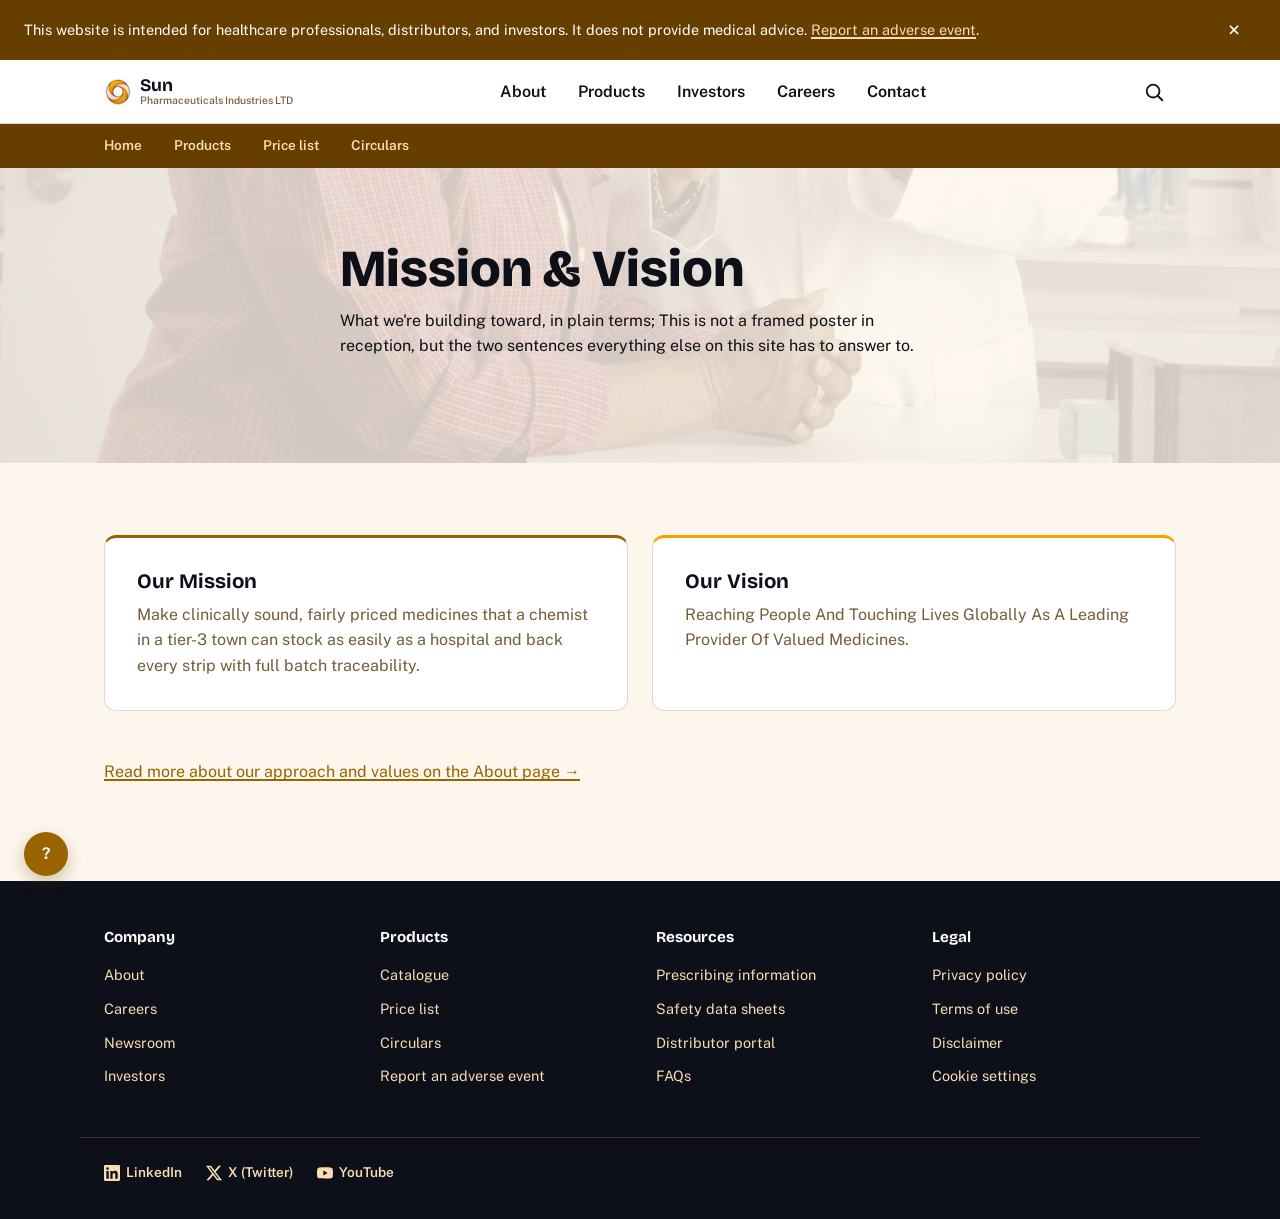
<file: mission-vision.html>
<!DOCTYPE html>
<html lang="en">
<head>
  <meta charset="UTF-8">
  <meta name="viewport" content="width=device-width, initial-scale=1, viewport-fit=cover">
  <title>Mission &amp; Vision | SUN PHARMACEUTICALS INDUSTRIES LIMITED</title>
  <meta name="description" content="Sun Pharmaceuticals industries LTD mission and vision — what we're building toward, in plain terms.">
  <!-- Favicon: .ico covers browser tabs/bookmarks across the board, the
       explicit 32px PNG is preferred by browsers that support it, and the
       apple-touch-icon is what shows up if someone adds this to an iOS
       home screen. All three point at the same swirl logo. -->
  <link rel="icon" href="favicon.ico" sizes="32x32">
  <link rel="icon" type="image/png" sizes="32x32" href="images/favicon-32.png">
  <link rel="apple-touch-icon" sizes="180x180" href="images/favicon-180.png">
  <!-- Fonts: Bricolage Grotesque for headings, Public Sans for body. System fallbacks are set in CSS. -->
  <link rel="preconnect" href="https://fonts.googleapis.com">
  <link rel="preconnect" href="https://fonts.gstatic.com" crossorigin>
  <link href="https://fonts.googleapis.com/css2?family=Bricolage+Grotesque:wght@500;700;800&family=Public+Sans:wght@400;500;600;700&display=swap" rel="stylesheet">
  <link rel="stylesheet" href="styles.css">
</head>
<body>

  <!-- Skip link: first focusable element, jumps keyboard/screen-reader users past the header -->
  <a class="skip-link" href="#main-content">Skip to content</a>

  <!-- 1. Dismissible compliance notice bar. Visible with no JS; JS only adds the dismiss behaviour. -->
  <div class="notice-bar" id="noticeBar" role="region" aria-label="Compliance notice">
    <p class="notice-bar__text">This website is intended for healthcare professionals, distributors, and investors. It does not provide medical advice. <a href="index.html#contact">Report an adverse event</a>.</p>
    <button class="notice-bar__close" id="noticeClose" type="button" aria-label="Dismiss notice">&times;</button>
  </div>

  <!-- 2. Header -->
  <header class="site-header" id="siteHeader">
    <div class="site-header__inner">
      <a href="index.html" class="site-header__logo" aria-label="Sun Pharmaceuticals industries LTD, home">
        <img src="images/logo.png" alt="" class="logo-mark">
        <span class="logo-text">Sun<span class="logo-text__sub">Pharmaceuticals Industries LTD</span></span>
      </a>

      <nav class="main-nav" aria-label="Primary">
        <ul class="main-nav__list">
          <li class="main-nav__item main-nav__item--has-sub">
            <a href="index.html#about" aria-expanded="false" aria-haspopup="true">About</a>
            <ul class="sub-menu">
              <li><a href="index.html#about">Overview</a></li>
              <li><a href="mission-vision.html">Mission &amp; Vision</a></li>
              <li><a href="milestones.html">Milestones &amp; Recognitions</a></li>
            </ul>
          </li>
          <li class="main-nav__item main-nav__item--has-sub">
            <!-- Desktop: opens on :hover and :focus-within in CSS, no JS required. JS adds aria-expanded bookkeeping only. -->
            <a href="products.html" aria-expanded="false" aria-haspopup="true">Products</a>
            <ul class="sub-menu">
              <li><a href="products.html#quick-links">Catalogue</a></li>
              <li><a href="products.html#price-list">Price list</a></li>
              <li><a href="products.html#quick-links">Circulars</a></li>
            </ul>
          </li>
          <li class="main-nav__item main-nav__item--has-sub">
            <a href="investors.html" aria-expanded="false" aria-haspopup="true">Investors</a>
            <ul class="sub-menu">
              <li><a href="investors.html">Overview</a></li>
              <li><a href="board-of-directors.html">Board of Directors</a></li>
            </ul>
          </li>
          <li class="main-nav__item"><a href="index.html#careers">Careers</a></li>
          <li class="main-nav__item"><a href="index.html#contact">Contact</a></li>
        </ul>
      </nav>

      <div class="site-header__actions">
        <button class="icon-button" type="button" aria-label="Search the site">
          <svg class="icon" viewBox="0 0 24 24" aria-hidden="true" focusable="false"><circle cx="11" cy="11" r="7"></circle><line x1="21" y1="21" x2="16.65" y2="16.65"></line></svg>
        </button>

        <!-- No-JS-safe mobile menu: native details/summary, fully usable without JavaScript. -->
        <details class="mobile-menu">
          <summary class="mobile-menu__toggle" aria-label="Open menu">
            <svg class="icon" viewBox="0 0 24 24" aria-hidden="true" focusable="false"><line x1="3" y1="6" x2="21" y2="6"></line><line x1="3" y1="12" x2="21" y2="12"></line><line x1="3" y1="18" x2="21" y2="18"></line></svg>
          </summary>
          <div class="mobile-menu__panel">
            <ul class="mobile-menu__list">
              <li>
                <details class="mobile-menu__sub">
                  <summary>About</summary>
                  <ul>
                    <li><a href="index.html#about">Overview</a></li>
                    <li><a href="mission-vision.html">Mission &amp; Vision</a></li>
                    <li><a href="milestones.html">Milestones &amp; Recognitions</a></li>
                  </ul>
                </details>
              </li>
              <li>
                <details class="mobile-menu__sub">
                  <summary>Products</summary>
                  <ul>
                    <li><a href="products.html#quick-links">Catalogue</a></li>
                    <li><a href="products.html#price-list">Price list</a></li>
                    <li><a href="products.html#quick-links">Circulars</a></li>
                  </ul>
                </details>
              </li>
              <li>
                <details class="mobile-menu__sub">
                  <summary>Investors</summary>
                  <ul>
                    <li><a href="investors.html">Overview</a></li>
                    <li><a href="board-of-directors.html">Board of Directors</a></li>
                  </ul>
                </details>
              </li>
              <li><a href="index.html#careers">Careers</a></li>
              <li><a href="index.html#contact">Contact</a></li>
            </ul>
          </div>
        </details>
      </div>
    </div>
  </header>

  <!-- 3. Sub-nav: stays pinned to the top of the viewport while the main header hides on scroll. -->
  <nav class="sub-nav" aria-label="Section shortcuts">
    <div class="sub-nav__scroll">
      <a href="index.html">Home</a>
      <a href="products.html">Products</a>
      <a href="products.html#price-list">Price list</a>
      <a href="products.html#quick-links">Circulars</a>
    </div>
  </nav>

  <main id="main-content">

    <section class="page-intro page-intro--photo page-intro--mission" aria-label="Page introduction">
      <div class="page-intro__media" aria-hidden="true"></div>
      <div class="container">
        <h1>Mission &amp; Vision</h1>
        <p>What we're building toward, in plain terms; This is not a framed poster in reception, but the two sentences everything else on this site has to answer to.</p>
      </div>
    </section>

    <section aria-label="Mission and vision statements">
      <div class="container">
        <h2 class="sr-only">Our Mission and Our Vision</h2>
        <ul class="mission-vision">
          <li class="mission-vision__card mission-vision__card--mission">
            <h3>Our Mission</h3>
            <p>Make clinically sound, fairly priced medicines that a chemist in a tier-3 town can stock as easily as a hospital and back every strip with full batch traceability.</p>
          </li>
          <li class="mission-vision__card mission-vision__card--vision">
            <h3>Our Vision</h3>
            <p>Reaching People And Touching Lives Globally As A Leading Provider Of Valued Medicines.</p>
          </li>
        </ul>
        <p><a href="index.html#about">Read more about our approach and values on the About page &rarr;</a></p>
      </div>
    </section>

  </main>

  <!-- 10. Footer -->
  <footer class="site-footer">
    <div class="container site-footer__grid">
      <div class="footer-col">
        <h3>Company</h3>
        <ul>
          <li><a href="index.html#about">About</a></li>
          <li><a href="index.html#careers">Careers</a></li>
          <li><a href="index.html#contact">Newsroom</a></li>
          <li><a href="investors.html">Investors</a></li>
        </ul>
      </div>
      <div class="footer-col">
        <h3>Products</h3>
        <ul>
          <li><a href="products.html#quick-links">Catalogue</a></li>
          <li><a href="products.html#price-list">Price list</a></li>
          <li><a href="products.html#quick-links">Circulars</a></li>
          <li><a href="index.html#contact">Report an adverse event</a></li>
        </ul>
      </div>
      <div class="footer-col">
        <h3>Resources</h3>
        <ul>
          <li><a href="products.html#quick-links">Prescribing information</a></li>
          <li><a href="products.html#quick-links">Safety data sheets</a></li>
          <li><a href="index.html#contact">Distributor portal</a></li>
          <li><a href="faqs.html">FAQs</a></li>
        </ul>
      </div>
      <div class="footer-col">
        <h3>Legal</h3>
        <ul>
          <li><a href="index.html#contact">Privacy policy</a></li>
          <li><a href="index.html#contact">Terms of use</a></li>
          <li><a href="index.html#contact">Disclaimer</a></li>
          <li><a href="index.html#contact">Cookie settings</a></li>
        </ul>
      </div>
    </div>
    <div class="container site-footer__bottom">
      <ul class="social-links">
        <li>
          <a href="https://www.linkedin.com/company/sun-pharma/" aria-label="Sun Pharmaceuticals Industries LTD on LinkedIn">
            <svg class="social-links__icon" viewBox="0 0 24 24" aria-hidden="true" focusable="false"><path d="M20.447 20.452h-3.554v-5.569c0-1.328-.027-3.037-1.852-3.037-1.853 0-2.136 1.445-2.136 2.939v5.667H9.491V9h3.414v1.561h.046c.477-.9 1.637-1.85 3.37-1.85 3.601 0 4.267 2.37 4.267 5.455v6.286zM5.337 7.433a2.062 2.062 0 1 1 0-4.124 2.062 2.062 0 0 1 0 4.124zM7.119 20.452H3.556V9h3.563v11.452zM22.225 0H1.771C.792 0 0 .774 0 1.729v20.542C0 23.227.792 24 1.771 24h20.451C23.2 24 24 23.227 24 22.271V1.729C24 .774 23.2 0 22.222 0h.003z"/></svg>
            <span>LinkedIn</span>
          </a>
        </li>
        <li>
          <a href="https://x.com/SunPharma_Live" aria-label="Sun Pharmaceuticals Industries LTD on X">
            <svg class="social-links__icon" viewBox="0 0 24 24" aria-hidden="true" focusable="false"><path d="M18.901 1.153h3.68l-8.04 9.19L24 22.846h-7.406l-5.8-7.584-6.638 7.584H.474l8.6-9.83L0 1.154h7.594l5.243 6.932ZM17.61 20.644h2.039L6.486 3.24H4.298Z"/></svg>
            <span>X (Twitter)</span>
          </a>
        </li>
        <li>
          <a href="https://www.youtube.com/@SunPharmaLive" aria-label="Sun Pharmaceuticals Industries LTD on YouTube">
            <svg class="social-links__icon" viewBox="0 0 24 24" aria-hidden="true" focusable="false"><path d="M23.498 6.186a2.994 2.994 0 0 0-2.112-2.12C19.505 3.545 12 3.545 12 3.545s-7.505 0-9.386.521A2.994 2.994 0 0 0 .502 6.186C0 8.07 0 12 0 12s0 3.93.502 5.814a2.994 2.994 0 0 0 2.112 2.12c1.881.521 9.386.521 9.386.521s7.505 0 9.386-.521a2.994 2.994 0 0 0 2.112-2.12C24 15.93 24 12 24 12s0-3.93-.502-5.814ZM9.545 15.568V8.432L15.818 12l-6.273 3.568Z"/></svg>
            <span>YouTube</span>
          </a>
        </li>
      </ul>
    </div>
  </footer>

  <!-- Floating help button, bottom-left, 44px minimum tap target -->
  <a class="help-button" href="index.html#contact" aria-label="Need help? Go to contact section">?</a>

  <script src="main.js" defer></script>
</body>
</html>
</file>
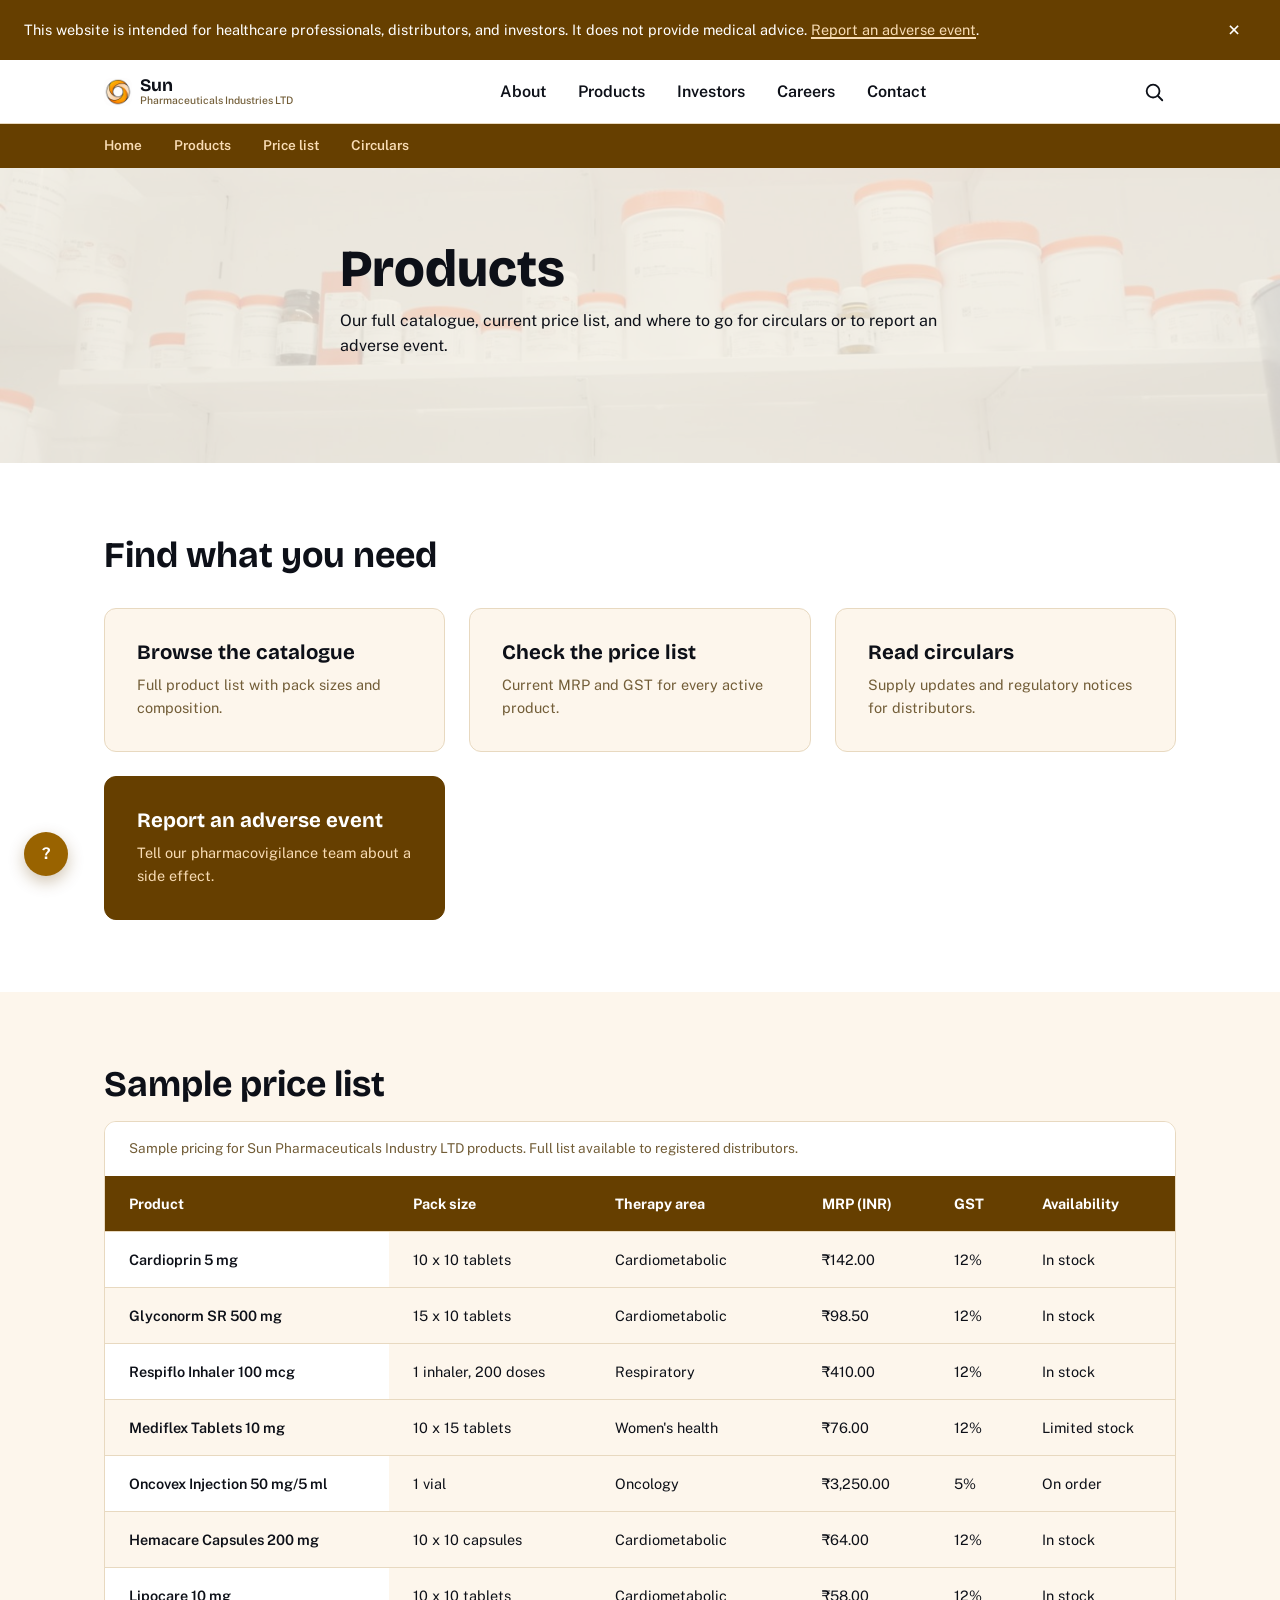
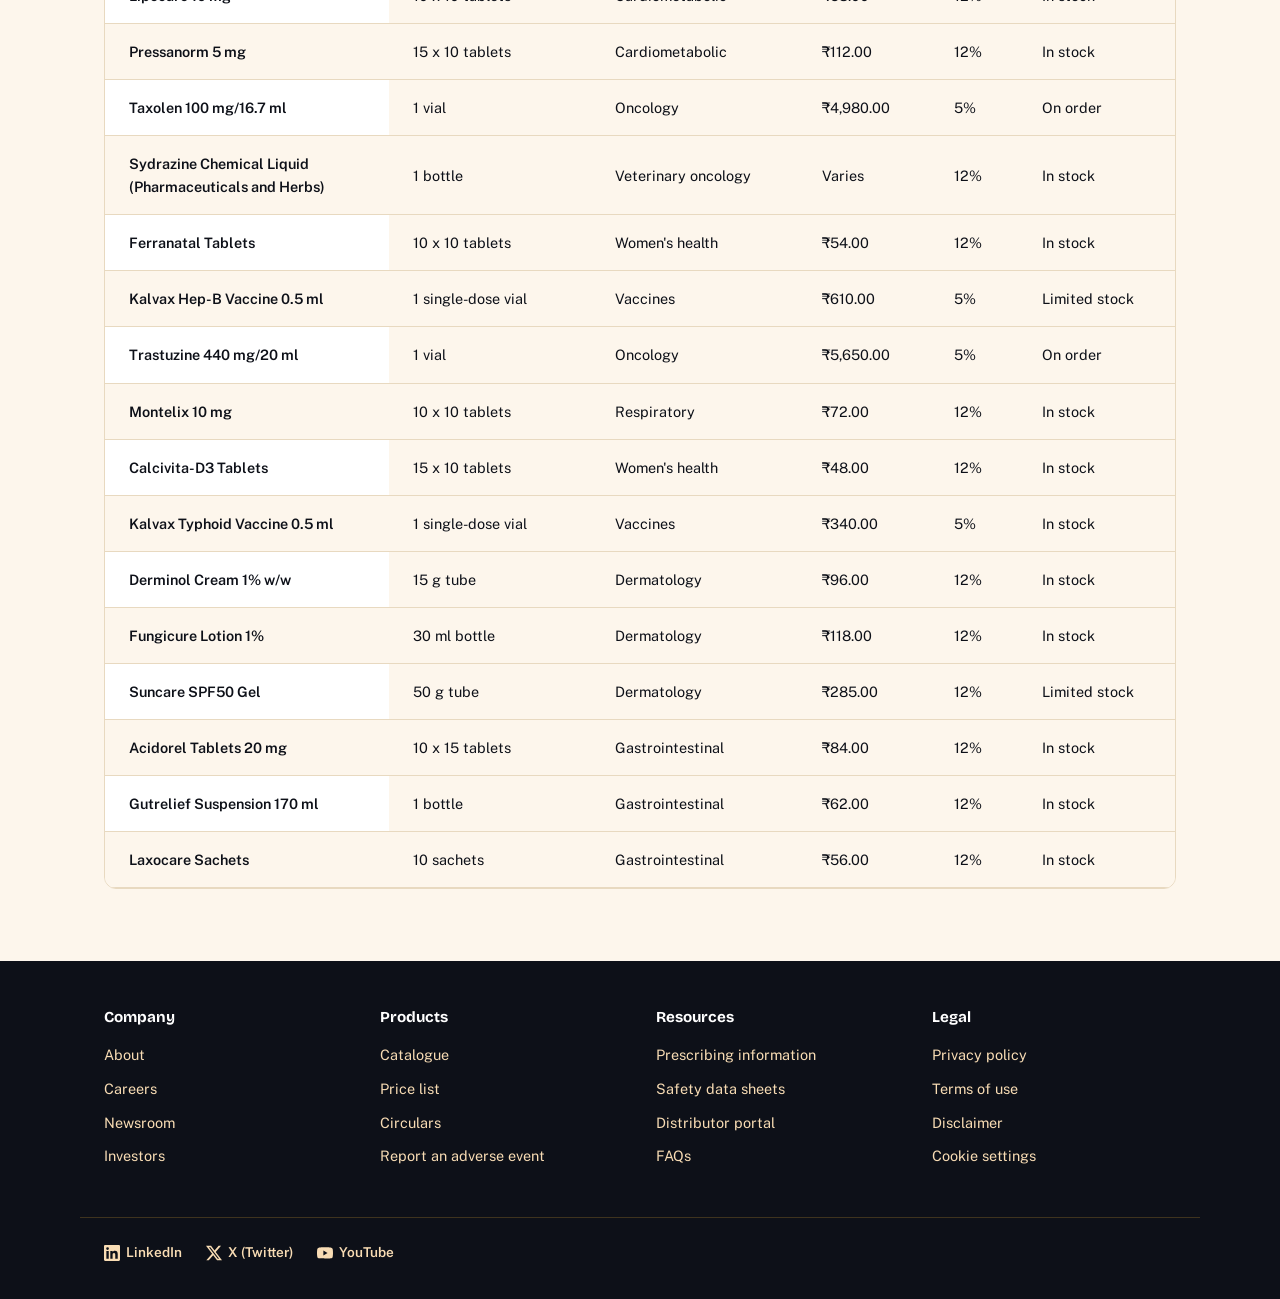
<file: products.html>
<!DOCTYPE html>
<html lang="en">
<head>
  <meta charset="UTF-8">
  <meta name="viewport" content="width=device-width, initial-scale=1, viewport-fit=cover">
  <title>Products | SUN PHARMACEUTICALS INDUSTRIES LIMITED </title>
  <meta name="description" content="Sun Pharmaceuticals industries LTD product catalogue and current price list across cardiometabolic, oncology, respiratory, women's health, vaccine, dermatology, and gastrointestinal therapy areas.">
  <!-- Favicon: .ico covers browser tabs/bookmarks across the board, the
       explicit 32px PNG is preferred by browsers that support it, and the
       apple-touch-icon is what shows up if someone adds this to an iOS
       home screen. All three point at the same swirl logo. -->
  <link rel="icon" href="favicon.ico" sizes="32x32">
  <link rel="icon" type="image/png" sizes="32x32" href="images/favicon-32.png">
  <link rel="apple-touch-icon" sizes="180x180" href="images/favicon-180.png">
  <!-- Fonts: Bricolage Grotesque for headings, Public Sans for body. System fallbacks are set in CSS. -->
  <link rel="preconnect" href="https://fonts.googleapis.com">
  <link rel="preconnect" href="https://fonts.gstatic.com" crossorigin>
  <link href="https://fonts.googleapis.com/css2?family=Bricolage+Grotesque:wght@500;700;800&family=Public+Sans:wght@400;500;600;700&display=swap" rel="stylesheet">
  <link rel="stylesheet" href="styles.css">
</head>
<body>

  <!-- Skip link: first focusable element, jumps keyboard/screen-reader users past the header -->
  <a class="skip-link" href="#main-content">Skip to content</a>

  <!-- 1. Dismissible compliance notice bar. Visible with no JS; JS only adds the dismiss behaviour. -->
  <div class="notice-bar" id="noticeBar" role="region" aria-label="Compliance notice">
    <p class="notice-bar__text">This website is intended for healthcare professionals, distributors, and investors. It does not provide medical advice. <a href="index.html#contact">Report an adverse event</a>.</p>
    <button class="notice-bar__close" id="noticeClose" type="button" aria-label="Dismiss notice">&times;</button>
  </div>

  <!-- 2. Header -->
  <header class="site-header" id="siteHeader">
    <div class="site-header__inner">
      <a href="index.html" class="site-header__logo" aria-label="Sun Pharmaceuticals Industries LTD, home">
        <img src="images/logo.png" alt="" class="logo-mark">
        <span class="logo-text">Sun<span class="logo-text__sub">Pharmaceuticals Industries LTD</span></span>
      </a>

      <nav class="main-nav" aria-label="Primary">
        <ul class="main-nav__list">
          <li class="main-nav__item main-nav__item--has-sub">
            <a href="index.html#about" aria-expanded="false" aria-haspopup="true">About</a>
            <ul class="sub-menu">
              <li><a href="index.html#about">Overview</a></li>
              <li><a href="mission-vision.html">Mission &amp; Vision</a></li>
              <li><a href="milestones.html">Milestones &amp; Recognitions</a></li>
            </ul>
          </li>
          <li class="main-nav__item main-nav__item--has-sub">
            <!-- Desktop: opens on :hover and :focus-within in CSS, no JS required. JS adds aria-expanded bookkeeping only. -->
            <a href="products.html" aria-expanded="false" aria-haspopup="true">Products</a>
            <ul class="sub-menu">
              <li><a href="products.html#quick-links">Catalogue</a></li>
              <li><a href="products.html#price-list">Price list</a></li>
              <li><a href="products.html#quick-links">Circulars</a></li>
            </ul>
          </li>
          <li class="main-nav__item main-nav__item--has-sub">
            <a href="investors.html" aria-expanded="false" aria-haspopup="true">Investors</a>
            <ul class="sub-menu">
              <li><a href="investors.html">Overview</a></li>
              <li><a href="board-of-directors.html">Board of Directors</a></li>
            </ul>
          </li>
          <li class="main-nav__item"><a href="index.html#careers">Careers</a></li>
          <li class="main-nav__item"><a href="index.html#contact">Contact</a></li>
        </ul>
      </nav>

      <div class="site-header__actions">
        <button class="icon-button" type="button" aria-label="Search the site">
          <svg class="icon" viewBox="0 0 24 24" aria-hidden="true" focusable="false"><circle cx="11" cy="11" r="7"></circle><line x1="21" y1="21" x2="16.65" y2="16.65"></line></svg>
        </button>

        <!-- No-JS-safe mobile menu: native details/summary, fully usable without JavaScript. -->
        <details class="mobile-menu">
          <summary class="mobile-menu__toggle" aria-label="Open menu">
            <svg class="icon" viewBox="0 0 24 24" aria-hidden="true" focusable="false"><line x1="3" y1="6" x2="21" y2="6"></line><line x1="3" y1="12" x2="21" y2="12"></line><line x1="3" y1="18" x2="21" y2="18"></line></svg>
          </summary>
          <div class="mobile-menu__panel">
            <ul class="mobile-menu__list">
              <li>
                <details class="mobile-menu__sub">
                  <summary>About</summary>
                  <ul>
                    <li><a href="index.html#about">Overview</a></li>
                    <li><a href="mission-vision.html">Mission &amp; Vision</a></li>
                    <li><a href="milestones.html">Milestones &amp; Recognitions</a></li>
                  </ul>
                </details>
              </li>
              <li>
                <details class="mobile-menu__sub">
                  <summary>Products</summary>
                  <ul>
                    <li><a href="products.html#quick-links">Catalogue</a></li>
                    <li><a href="products.html#price-list">Price list</a></li>
                    <li><a href="products.html#quick-links">Circulars</a></li>
                  </ul>
                </details>
              </li>
              <li>
                <details class="mobile-menu__sub">
                  <summary>Investors</summary>
                  <ul>
                    <li><a href="investors.html">Overview</a></li>
                    <li><a href="board-of-directors.html">Board of Directors</a></li>
                  </ul>
                </details>
              </li>
              <li><a href="index.html#careers">Careers</a></li>
              <li><a href="index.html#contact">Contact</a></li>
            </ul>
          </div>
        </details>
      </div>
    </div>
  </header>

  <!-- 3. Sub-nav: stays pinned to the top of the viewport while the main header hides on scroll. -->
  <nav class="sub-nav" aria-label="Section shortcuts">
    <div class="sub-nav__scroll">
      <a href="index.html">Home</a>
      <a href="products.html">Products</a>
      <a href="products.html#price-list">Price list</a>
      <a href="products.html#quick-links">Circulars</a>
    </div>
  </nav>

  <main id="main-content">

    <section class="page-intro page-intro--photo page-intro--products" aria-label="Page introduction">
      <div class="page-intro__media" aria-hidden="true"></div>
      <div class="container">
        <h1>Products</h1>
        <p>Our full catalogue, current price list, and where to go for circulars or to report an adverse event.</p>
      </div>
    </section>

    <!-- Quick links -->
    <section class="quick-links" id="quick-links" aria-labelledby="quick-links-title">
      <div class="container">
        <h2 id="quick-links-title">Find what you need</h2>
        <div class="quick-links__grid">
          <a class="quick-link-card" href="#price-list">
            <h3>Browse the catalogue</h3>
            <p>Full product list with pack sizes and composition.</p>
          </a>
          <a class="quick-link-card" href="#price-list">
            <h3>Check the price list</h3>
            <p>Current MRP and GST for every active product.</p>
          </a>
          <a class="quick-link-card" href="index.html#contact">
            <h3>Read circulars</h3>
            <p>Supply updates and regulatory notices for distributors.</p>
          </a>
          <a class="quick-link-card quick-link-card--urgent" href="index.html#contact">
            <h3>Report an adverse event</h3>
            <p>Tell our pharmacovigilance team about a side effect.</p>
          </a>
        </div>
      </div>
    </section>

    <!-- Price list table -->
    <section class="price-section" id="price-list" aria-labelledby="price-title">
      <div class="container">
        <h2 id="price-title">Sample price list</h2>
        <p class="price-section__hint" aria-hidden="true">Swipe to see more &rarr;</p>
        <div class="table-wrap" tabindex="0" role="group" aria-label="Scrollable price list table">
          <table>
            <caption>Sample pricing for Sun Pharmaceuticals Industry LTD products. Full list available to registered distributors.</caption>
            <thead>
              <tr>
                <th scope="col">Product</th>
                <th scope="col">Pack size</th>
                <th scope="col">Therapy area</th>
                <th scope="col">MRP (INR)</th>
                <th scope="col">GST</th>
                <th scope="col">Availability</th>
              </tr>
            </thead>
            <tbody>
              <tr>
                <th scope="row">Cardioprin 5&nbsp;mg</th>
                <td>10 x 10 tablets</td>
                <td>Cardiometabolic</td>
                <td>&#8377;142.00</td>
                <td>12%</td>
                <td>In stock</td>
              </tr>
              <tr>
                <th scope="row">Glyconorm SR 500&nbsp;mg</th>
                <td>15 x 10 tablets</td>
                <td>Cardiometabolic</td>
                <td>&#8377;98.50</td>
                <td>12%</td>
                <td>In stock</td>
              </tr>
              <tr>
                <th scope="row">Respiflo Inhaler 100&nbsp;mcg</th>
                <td>1 inhaler, 200 doses</td>
                <td>Respiratory</td>
                <td>&#8377;410.00</td>
                <td>12%</td>
                <td>In stock</td>
              </tr>
              <tr>
                <th scope="row">Mediflex Tablets 10&nbsp;mg</th>
                <td>10 x 15 tablets</td>
                <td>Women's health</td>
                <td>&#8377;76.00</td>
                <td>12%</td>
                <td>Limited stock</td>
              </tr>
              <tr>
                <th scope="row">Oncovex Injection 50&nbsp;mg/5&nbsp;ml</th>
                <td>1 vial</td>
                <td>Oncology</td>
                <td>&#8377;3,250.00</td>
                <td>5%</td>
                <td>On order</td>
              </tr>
              <tr>
                <th scope="row">Hemacare Capsules 200&nbsp;mg</th>
                <td>10 x 10 capsules</td>
                <td>Cardiometabolic</td>
                <td>&#8377;64.00</td>
                <td>12%</td>
                <td>In stock</td>
              </tr>
              <tr>
                <th scope="row">Lipocare 10&nbsp;mg</th>
                <td>10 x 10 tablets</td>
                <td>Cardiometabolic</td>
                <td>&#8377;58.00</td>
                <td>12%</td>
                <td>In stock</td>
              </tr>
              <tr>
                <th scope="row">Pressanorm 5&nbsp;mg</th>
                <td>15 x 10 tablets</td>
                <td>Cardiometabolic</td>
                <td>&#8377;112.00</td>
                <td>12%</td>
                <td>In stock</td>
              </tr>
              <tr>
                <th scope="row">Taxolen 100&nbsp;mg/16.7&nbsp;ml</th>
                <td>1 vial</td>
                <td>Oncology</td>
                <td>&#8377;4,980.00</td>
                <td>5%</td>
                <td>On order</td>
              </tr>
              <tr>
                <th scope="row">Sydrazine Chemical Liquid <br> (Pharmaceuticals and Herbs)</th>
                <td>1 bottle</td>
                <td>Veterinary oncology</td>
                <td>Varies</td>
                <td>12%</td>
                <td>In stock</td>
              </tr>
              <tr>
                <th scope="row">Ferranatal Tablets</th>
                <td>10 x 10 tablets</td>
                <td>Women's health</td>
                <td>&#8377;54.00</td>
                <td>12%</td>
                <td>In stock</td>
              </tr>
              <tr>
                <th scope="row">Kalvax Hep-B Vaccine 0.5&nbsp;ml</th>
                <td>1 single-dose vial</td>
                <td>Vaccines</td>
                <td>&#8377;610.00</td>
                <td>5%</td>
                <td>Limited stock</td>
              </tr>
              <tr>
                <th scope="row">Trastuzine 440&nbsp;mg/20&nbsp;ml</th>
                <td>1 vial</td>
                <td>Oncology</td>
                <td>&#8377;5,650.00</td>
                <td>5%</td>
                <td>On order</td>
              </tr>
              <tr>
                <th scope="row">Montelix 10&nbsp;mg</th>
                <td>10 x 10 tablets</td>
                <td>Respiratory</td>
                <td>&#8377;72.00</td>
                <td>12%</td>
                <td>In stock</td>
              </tr>
              <tr>
                <th scope="row">Calcivita-D3 Tablets</th>
                <td>15 x 10 tablets</td>
                <td>Women's health</td>
                <td>&#8377;48.00</td>
                <td>12%</td>
                <td>In stock</td>
              </tr>
              <tr>
                <th scope="row">Kalvax Typhoid Vaccine 0.5&nbsp;ml</th>
                <td>1 single-dose vial</td>
                <td>Vaccines</td>
                <td>&#8377;340.00</td>
                <td>5%</td>
                <td>In stock</td>
              </tr>
              <tr>
                <th scope="row">Derminol Cream 1%&nbsp;w/w</th>
                <td>15&nbsp;g tube</td>
                <td>Dermatology</td>
                <td>&#8377;96.00</td>
                <td>12%</td>
                <td>In stock</td>
              </tr>
              <tr>
                <th scope="row">Fungicure Lotion 1%</th>
                <td>30&nbsp;ml bottle</td>
                <td>Dermatology</td>
                <td>&#8377;118.00</td>
                <td>12%</td>
                <td>In stock</td>
              </tr>
              <tr>
                <th scope="row">Suncare SPF50 Gel</th>
                <td>50&nbsp;g tube</td>
                <td>Dermatology</td>
                <td>&#8377;285.00</td>
                <td>12%</td>
                <td>Limited stock</td>
              </tr>
              <tr>
                <th scope="row">Acidorel Tablets 20&nbsp;mg</th>
                <td>10 x 15 tablets</td>
                <td>Gastrointestinal</td>
                <td>&#8377;84.00</td>
                <td>12%</td>
                <td>In stock</td>
              </tr>
              <tr>
                <th scope="row">Gutrelief Suspension 170&nbsp;ml</th>
                <td>1 bottle</td>
                <td>Gastrointestinal</td>
                <td>&#8377;62.00</td>
                <td>12%</td>
                <td>In stock</td>
              </tr>
              <tr>
                <th scope="row">Laxocare Sachets</th>
                <td>10 sachets</td>
                <td>Gastrointestinal</td>
                <td>&#8377;56.00</td>
                <td>12%</td>
                <td>In stock</td>
              </tr>
            </tbody>
          </table>
        </div>
      </div>
    </section>

  </main>

  <!-- 10. Footer -->
  <footer class="site-footer">
    <div class="container site-footer__grid">
      <div class="footer-col">
        <h3>Company</h3>
        <ul>
          <li><a href="index.html#about">About</a></li>
          <li><a href="index.html#careers">Careers</a></li>
          <li><a href="index.html#contact">Newsroom</a></li>
          <li><a href="investors.html">Investors</a></li>
        </ul>
      </div>
      <div class="footer-col">
        <h3>Products</h3>
        <ul>
          <li><a href="products.html#quick-links">Catalogue</a></li>
          <li><a href="products.html#price-list">Price list</a></li>
          <li><a href="products.html#quick-links">Circulars</a></li>
          <li><a href="index.html#contact">Report an adverse event</a></li>
        </ul>
      </div>
      <div class="footer-col">
        <h3>Resources</h3>
        <ul>
          <li><a href="products.html#quick-links">Prescribing information</a></li>
          <li><a href="products.html#quick-links">Safety data sheets</a></li>
          <li><a href="index.html#contact">Distributor portal</a></li>
          <li><a href="faqs.html">FAQs</a></li>
        </ul>
      </div>
      <div class="footer-col">
        <h3>Legal</h3>
        <ul>
          <li><a href="index.html#contact">Privacy policy</a></li>
          <li><a href="index.html#contact">Terms of use</a></li>
          <li><a href="index.html#contact">Disclaimer</a></li>
          <li><a href="index.html#contact">Cookie settings</a></li>
        </ul>
      </div>
    </div>
    <div class="container site-footer__bottom">
      <ul class="social-links">
        <li>
          <a href="https://www.linkedin.com/company/sun-pharma/" aria-label="Sun Pharmaceuticals Industries LTD on LinkedIn">
            <svg class="social-links__icon" viewBox="0 0 24 24" aria-hidden="true" focusable="false"><path d="M20.447 20.452h-3.554v-5.569c0-1.328-.027-3.037-1.852-3.037-1.853 0-2.136 1.445-2.136 2.939v5.667H9.491V9h3.414v1.561h.046c.477-.9 1.637-1.85 3.37-1.85 3.601 0 4.267 2.37 4.267 5.455v6.286zM5.337 7.433a2.062 2.062 0 1 1 0-4.124 2.062 2.062 0 0 1 0 4.124zM7.119 20.452H3.556V9h3.563v11.452zM22.225 0H1.771C.792 0 0 .774 0 1.729v20.542C0 23.227.792 24 1.771 24h20.451C23.2 24 24 23.227 24 22.271V1.729C24 .774 23.2 0 22.222 0h.003z"/></svg>
            <span>LinkedIn</span>
          </a>
        </li>
        <li>
          <a href="https://x.com/SunPharma_Live" aria-label="Sun Pharmaceuticals Industries LTD on X">
            <svg class="social-links__icon" viewBox="0 0 24 24" aria-hidden="true" focusable="false"><path d="M18.901 1.153h3.68l-8.04 9.19L24 22.846h-7.406l-5.8-7.584-6.638 7.584H.474l8.6-9.83L0 1.154h7.594l5.243 6.932ZM17.61 20.644h2.039L6.486 3.24H4.298Z"/></svg>
            <span>X (Twitter)</span>
          </a>
        </li>
        <li>
          <a href="https://www.youtube.com/@SunPharmaLive" aria-label="Sun Pharmaceuticals Industries LTD on YouTube">
            <svg class="social-links__icon" viewBox="0 0 24 24" aria-hidden="true" focusable="false"><path d="M23.498 6.186a2.994 2.994 0 0 0-2.112-2.12C19.505 3.545 12 3.545 12 3.545s-7.505 0-9.386.521A2.994 2.994 0 0 0 .502 6.186C0 8.07 0 12 0 12s0 3.93.502 5.814a2.994 2.994 0 0 0 2.112 2.12c1.881.521 9.386.521 9.386.521s7.505 0 9.386-.521a2.994 2.994 0 0 0 2.112-2.12C24 15.93 24 12 24 12s0-3.93-.502-5.814ZM9.545 15.568V8.432L15.818 12l-6.273 3.568Z"/></svg>
            <span>YouTube</span>
          </a>
        </li>
      </ul>
    </div>
  </footer>

  <!-- Floating help button, bottom-left, 44px minimum tap target -->
  <a class="help-button" href="index.html#contact" aria-label="Need help? Go to contact section">?</a>

  <script src="main.js" defer></script>
</body>
</html>
</file>
<file: styles.css>
/* ==========================================================================
   1. Variables
   Design tokens. Edit colors/fonts here and they propagate everywhere.
   ========================================================================== */
:root {
  /* Brand palette, derived from the uploaded swirl logo. --ink and --accent
     are extracted directly from it. --orange and --deep-orange are NOT in
     the logo — the raw logo-orange measures 2.10:1 against white, which
     fails as text (needs 4.5:1), so these are the same hue darkened until
     the math actually passes. --cream is extracted too, but only works as
     light text/accents against dark surfaces (1.32:1 against white — it's
     essentially invisible there), never as foreground on a light background. */
  --ink: #0D1018;
  --orange: #996300;
  --deep-orange: #663F00;
  --accent: #F8A000;
  --cream: #F8DCB4;
  --bg: #FDF6EC;
  --line: #E8D9C0;

  /* Separate from --orange: --orange is also a BACKGROUND color (help-button,
     chart fills) that must stay put in dark mode. --link is ONLY ever text
     color, so it's free to flip to a brighter value in dark mode without
     breaking anything else that happens to share the orange hue. */
  --link: var(--orange);

  /* Derived surfaces — not in the brief's six, needed to build with them */
  --surface: #FFFFFF;
  --ink-soft: #725D37; /* ink at reduced visual weight, for secondary text */

  /* Typography */
  --font-heading: "Bricolage Grotesque", "Georgia", serif;
  --font-body: "Public Sans", -apple-system, BlinkMacSystemFont, "Segoe UI", sans-serif;

  /* Spacing — 8px base unit */
  --space-1: 0.5rem;   /* 8px */
  --space-2: 1rem;     /* 16px */
  --space-3: 1.5rem;   /* 24px */
  --space-4: 2rem;     /* 32px */
  --space-5: 3rem;     /* 48px */
  --space-6: 4rem;     /* 64px */

  --container-max: 1120px;
  --section-pad: clamp(2.5rem, 6vw, 4.5rem);

  /* Radius by role — do not unify these, the brief treats them as distinct signals */
  --radius-button: 8px;
  --radius-card: 12px;
  --radius-pill: 999px;

  /* Header */
  --header-height: 64px;
  --subnav-height: 44px;

  --banner-img: url("images/banner.jpg");

  /* Second image hook, for the About "Our Approach / Our Values" tab media block. */
  --about-img: url("images/about.jpg");

  --mission-img: url("images/mission.jpg");
  --products-img: url("images/products.jpg");
  --investors-img: url("images/investors.jpg");

  /* Board member photos — placeholder gradients below. Replace each with
     url("images/board-N.jpg") once you have real headshots. Numbered 1-6
     in the order the members appear on the page: Kulkarni, Deshmukh, Rao,
     Nair, Verghese, Bhatt. */
  --board-1-img: linear-gradient(135deg, var(--orange) 0%, var(--deep-orange) 100%);
  --board-2-img: linear-gradient(135deg, var(--orange) 0%, var(--deep-orange) 100%);
  --board-3-img: linear-gradient(135deg, var(--orange) 0%, var(--deep-orange) 100%);
  --board-4-img: linear-gradient(135deg, var(--orange) 0%, var(--deep-orange) 100%);
  --board-5-img: linear-gradient(135deg, var(--orange) 0%, var(--deep-orange) 100%);
  --board-6-img: linear-gradient(135deg, var(--orange) 0%, var(--deep-orange) 100%);
}

/* ==========================================================================
   2. Reset and base
   ========================================================================== */
*, *::before, *::after { box-sizing: border-box; }

html {
  scroll-behavior: smooth;
  /* Keeps anchor targets from hiding under the sticky header/sub-nav */
  scroll-padding-top: calc(var(--header-height) + var(--subnav-height) + var(--space-2));
}

body {
  margin: 0;
  background: var(--bg);
  color: var(--ink);
  font-family: var(--font-body);
  font-size: 16px;
  line-height: 1.6;
  -webkit-font-smoothing: antialiased;
}

h1, h2, h3, h4 {
  font-family: var(--font-heading);
  color: var(--ink);
  line-height: 1.15;
  margin: 0 0 var(--space-2);
  font-weight: 700;
}

h1 { font-size: clamp(2rem, 4.5vw, 3.25rem); font-weight: 800; }
h2 { font-size: clamp(1.5rem, 3vw, 2.25rem); }
h3 { font-size: clamp(1.1rem, 1.6vw, 1.35rem); }

p {
  margin: 0 0 var(--space-3);
  max-width: 65ch;
}

a {
  color: var(--link);
  text-decoration-thickness: 1.5px;
  text-underline-offset: 2px;
}

a:hover { color: var(--ink); } /* ink flips correctly in both modes; deep-orange would go invisible on a dark background */

img { max-width: 100%; display: block; }

ul { list-style: none; margin: 0; padding: 0; }

button { font: inherit; }

/* Visible, consistent focus ring everywhere — accent color is used for this intentionally */
:focus-visible {
  outline: 3px solid var(--accent);
  outline-offset: 2px;
  border-radius: 4px;
}

/* ==========================================================================
   3. Layout
   ========================================================================== */
.container {
  max-width: var(--container-max);
  margin-inline: auto;
  padding-inline: var(--space-3);
}

main > section {
  padding-block: var(--section-pad);
}

.skip-link {
  position: absolute;
  left: var(--space-2);
  top: -100px;
  background: var(--ink);
  color: #fff;
  padding: var(--space-2) var(--space-3);
  border-radius: var(--radius-button);
  z-index: 200;
  transition: top 150ms ease;
}
.skip-link:focus { top: var(--space-2); }

/* Buttons — shared shape, role-specific color */
.btn {
  display: inline-flex;
  align-items: center;
  gap: var(--space-1);
  padding: 0.75rem 1.25rem;
  border-radius: var(--radius-button);
  font-weight: 600;
  text-decoration: none;
  border: none;
  cursor: pointer;
  min-height: 44px;
}
/* Primary action: accent background paired with ink text, not white.
   White-on-accent measures ~2.1:1 and fails WCAG AA; ink-on-accent measures ~9.1:1. */
.btn--primary {
  background: var(--accent);
  color: var(--ink);
}
.btn--primary:hover { background: #EB9700; color: var(--ink); }

/* ==========================================================================
   4. Header and nav
   ========================================================================== */
.notice-bar {
  background: var(--deep-orange);
  color: #fff;
  display: flex;
  align-items: center;
  justify-content: space-between;
  gap: var(--space-2);
  padding: var(--space-1) var(--space-3);
  font-size: 0.9rem;
}
.notice-bar__text { margin: 0; max-width: none; }
.notice-bar__text a { color: var(--cream); } /* accent here measured 4.40:1 on deep-orange, a near-miss — cream clears it at 6.98:1 */
.notice-bar__close {
  background: transparent;
  border: none;
  color: #fff;
  font-size: 1.4rem;
  line-height: 1;
  width: 44px;
  height: 44px;
  flex-shrink: 0;
  cursor: pointer;
  border-radius: var(--radius-button);
}
.notice-bar.is-dismissed { display: none; }

.site-header {
  position: sticky;
  top: 0;
  z-index: 100;
  background: var(--surface);
  border-bottom: 1px solid var(--line);
  height: var(--header-height);
  display: flex;
  align-items: center;
  /* Transform-based hide/show; default state is always visible so a no-JS
     visitor, or JS that fails to load, simply keeps the header in place. */
  transition: transform 250ms ease;
}
.site-header.is-hidden { transform: translateY(-100%); }

.site-header__inner {
  width: 100%;
  max-width: var(--container-max);
  margin-inline: auto;
  padding-inline: var(--space-3);
  display: flex;
  align-items: center;
  justify-content: space-between;
  gap: var(--space-3);
}

.site-header__logo {
  display: flex;
  align-items: center;
  gap: var(--space-1);
  text-decoration: none;
  color: var(--ink);
}
.logo-mark {
  width: 28px;
  height: 28px;
  border-radius: 8px;
  object-fit: cover;
  flex-shrink: 0;
  display: block;
}
.logo-text {
  font-family: var(--font-heading);
  font-weight: 700;
  font-size: 1.1rem;
  line-height: 1.1;
  display: flex;
  flex-direction: column;
}
.logo-text__sub {
  font-family: var(--font-body);
  font-weight: 500;
  font-size: 0.65rem;
  color: var(--ink-soft);
}

.main-nav { display: none; } /* shown at desktop breakpoint, section 12 utilities handles mobile equivalent */

.main-nav__list {
  display: flex;
  align-items: center;
  gap: var(--space-4);
}
.main-nav__item { position: relative; }
.main-nav__item > a {
  color: var(--ink);
  text-decoration: none;
  font-weight: 600;
  padding: var(--space-1) 0;
  display: inline-block;
}
.main-nav__item > a:hover,
.main-nav__item:focus-within > a { color: var(--link); }

/* Dropdown opens on hover AND keyboard focus via :focus-within — no JS required */
.sub-menu {
  position: absolute;
  top: 100%;
  left: 0;
  min-width: 180px;
  background: var(--surface);
  border: 1px solid var(--line);
  border-radius: var(--radius-card);
  padding: var(--space-1);
  box-shadow: 0 8px 24px rgba(13, 16, 24, 0.12);
  opacity: 0;
  visibility: hidden;
  transform: translateY(4px);
  transition: opacity 150ms ease, transform 150ms ease;
}
.main-nav__item--has-sub:hover .sub-menu,
.main-nav__item--has-sub:focus-within .sub-menu {
  opacity: 1;
  visibility: visible;
  transform: translateY(0);
}
.sub-menu li a {
  display: block;
  padding: var(--space-1) var(--space-2);
  border-radius: 6px;
  color: var(--ink);
  text-decoration: none;
  font-weight: 500;
}
.sub-menu li a:hover { background: var(--bg); color: var(--link); }

.site-header__actions {
  display: flex;
  align-items: center;
  gap: var(--space-1);
}
.icon-button {
  width: 44px;
  height: 44px;
  display: inline-flex;
  align-items: center;
  justify-content: center;
  background: transparent;
  border: none;
  border-radius: var(--radius-button);
  cursor: pointer;
  color: var(--ink);
}
.icon-button:hover { background: var(--bg); }
.icon { width: 22px; height: 22px; fill: none; stroke: currentColor; stroke-width: 2; stroke-linecap: round; }

/* Mobile menu — native details/summary so it works with zero JavaScript */
.mobile-menu { position: relative; }
.mobile-menu__toggle {
  width: 44px;
  height: 44px;
  display: inline-flex;
  align-items: center;
  justify-content: center;
  border-radius: var(--radius-button);
  cursor: pointer;
  list-style: none;
}
.mobile-menu__toggle::-webkit-details-marker { display: none; }
.mobile-menu__toggle:hover { background: var(--bg); }
.mobile-menu[open] .mobile-menu__toggle { background: var(--bg); }

.mobile-menu__panel {
  position: fixed;
  inset: var(--header-height) 0 0 0;
  background: var(--surface);
  z-index: 99;
  overflow-y: auto;
  padding: var(--space-3);
}
.mobile-menu__list { display: flex; flex-direction: column; gap: var(--space-1); }
.mobile-menu__list > li > a {
  display: block;
  padding: var(--space-2);
  color: var(--ink);
  text-decoration: none;
  font-weight: 600;
  font-size: 1.1rem;
  border-radius: var(--radius-button);
}
.mobile-menu__list > li > a:hover { background: var(--bg); }
.mobile-menu__sub summary {
  padding: var(--space-2);
  font-weight: 600;
  font-size: 1.1rem;
  cursor: pointer;
  border-radius: var(--radius-button);
}
.mobile-menu__sub ul { padding-left: var(--space-3); display: flex; flex-direction: column; }
.mobile-menu__sub a {
  display: block;
  padding: var(--space-1) var(--space-2);
  color: var(--ink-soft);
  text-decoration: none;
}

/* Sub-nav bar: pinned to the very top, horizontally scrollable on mobile */
.sub-nav {
  position: sticky;
  top: 0;
  z-index: 90;
  background: var(--deep-orange);
  height: var(--subnav-height);
}
.sub-nav__scroll {
  height: 100%;
  display: flex;
  align-items: center;
  gap: var(--space-4);
  overflow-x: auto;
  padding-inline: var(--space-3);
  max-width: var(--container-max);
  margin-inline: auto;
  scrollbar-width: none;
}
.sub-nav__scroll::-webkit-scrollbar { display: none; }
.sub-nav a {
  color: var(--cream);
  text-decoration: none;
  font-size: 0.85rem;
  font-weight: 600;
  white-space: nowrap;
}
.sub-nav a:hover { color: #fff; }

/* Added: page-intro — the banner's equivalent on pages that aren't the
   homepage (Mission & Vision, Products, Investors). No photo, since those
   pages are information-first, not a first-impression hero. */
.page-intro { background: var(--surface); }
.page-intro h1 { margin-bottom: var(--space-1); }
.page-intro p { color: var(--ink-soft); max-width: 60ch; margin: 0; }

/* Added: optional photo treatment for page-intro, same overlay recipe as
   the homepage banner. Opt-in via a modifier class so Investors and FAQs
   stay as plain flat bands — not every page needs a hero photo. */
.page-intro--photo {
  position: relative;
  overflow: hidden;
  min-height: 260px;
  display: flex;
  align-items: flex-end;
}
.page-intro__media {
  position: absolute;
  inset: 0;
  background-size: cover;
  background-position: center;
}
.page-intro__media::after {
  content: "";
  position: absolute;
  inset: 0;
  background: rgba(253, 246, 236, 0.82);
}
.page-intro--photo .container { position: relative; padding-block-end: var(--space-4); }
.page-intro--photo p { color: var(--ink); } /* ink-soft loses too much contrast over a photo-backed overlay */

/* background-position: center (the shared default) lands this photo right
   on the subjects' faces, which fades to a half-visible, slightly uncanny
   expression at 82% overlay — tested and rejected. Bottom-aligned instead,
   which shows the clasped hands, white coat, and counter — still clearly
   reads as a pharmacy consultation, without the face problem. */
.page-intro--mission .page-intro__media { background-image: var(--mission-img); background-position: center bottom; }
.page-intro--products .page-intro__media { background-image: var(--products-img); }
.page-intro--investors .page-intro__media { background-image: var(--investors-img); }

/* Added: cross-links from About to Mission & Vision and Milestones & Recognitions */
.about__teaser {
  font-size: 0.9rem;
  color: var(--ink-soft);
  border-left: 3px solid var(--accent);
  padding-left: var(--space-2);
  margin-bottom: var(--space-5);
}

/* ==========================================================================
   5. Banner
   ========================================================================== */
.banner {
  position: relative;
  min-height: 70vh;
  display: flex;
  align-items: flex-end;
  overflow: hidden;
  opacity: 0;
  animation: banner-fade-in 400ms ease forwards;
}
.banner__media {
  position: absolute;
  inset: 0;
  background-image: var(--banner-img);
  background-size: cover;
  background-position: center;
}
/* Light overlay so the photo reads as faint texture, not a competing image */
.banner__media::after {
  content: "";
  position: absolute;
  inset: 0;
  background: rgba(253, 246, 236, 0.82);
}
.banner .container { position: relative; padding-block-end: var(--space-5); }
.banner__title {
  max-width: 18ch;
  color: var(--deep-orange); /* dark brand color on light overlay — passes WCAG AA */
}

@keyframes banner-fade-in {
  from { opacity: 0; transform: translateY(8px); }
  to { opacity: 1; transform: translateY(0); }
}

@media (min-width: 768px) {
  .banner { min-height: 380px; }
}

/* ==========================================================================
   6. Key figures
   ========================================================================== */
.key-figures { padding-block: var(--space-5); background: var(--surface); }
.key-figures__grid {
  display: grid;
  grid-template-columns: repeat(2, 1fr);
  gap: var(--space-4);
}
.key-figure__number {
  font-family: var(--font-heading);
  font-weight: 800;
  font-size: clamp(2rem, 5vw, 2.75rem);
  color: var(--link);
  margin: 0;
  line-height: 1;
}
.key-figure__label {
  margin: var(--space-1) 0 0;
  color: var(--ink-soft);
  font-size: 0.9rem;
  max-width: 20ch;
}

@media (min-width: 640px) {
  .key-figures__grid { grid-template-columns: repeat(4, 1fr); }
}

/* ==========================================================================
   7. About and chart
   ========================================================================== */
.about__grid {
  display: grid;
  gap: var(--space-5);
}
.about__chart {
  background: var(--surface);
  border: 1px solid var(--line);
  border-radius: var(--radius-card);
  padding: var(--space-4);
}
.about__chart-title { margin-bottom: var(--space-3); }
.bar-chart { display: flex; flex-direction: column; gap: var(--space-2); }
.bar-chart__row {
  display: grid;
  grid-template-columns: minmax(9ch, auto) 1fr 4ch;
  align-items: center;
  gap: var(--space-2);
}
.bar-chart__label { font-size: 0.85rem; color: var(--ink-soft); }
.bar-chart__track {
  height: 10px;
  background: var(--bg);
  border-radius: var(--radius-pill);
  overflow: hidden;
}
.bar-chart__fill {
  display: block;
  height: 100%;
  background: var(--orange);
  border-radius: var(--radius-pill);
}
.bar-chart__value { font-weight: 700; font-size: 0.85rem; text-align: right; }

@media (min-width: 900px) {
  .about__grid { grid-template-columns: 1.1fr 1fr; align-items: start; }
}

/* Added: Mission and Vision cards, stated before the narrative paragraphs */
.mission-vision {
  display: grid;
  gap: var(--space-3);
  margin-bottom: var(--space-5);
}
.mission-vision__card {
  background: var(--surface);
  border: 1px solid var(--line);
  border-top: 3px solid var(--orange);
  border-radius: var(--radius-card);
  padding: var(--space-4);
}
.mission-vision__card--vision { border-top-color: var(--accent); }
.mission-vision__card h3 { margin-bottom: var(--space-1); }
.mission-vision__card p { margin: 0; color: var(--ink-soft); max-width: 48ch; }

@media (min-width: 720px) {
  .mission-vision { grid-template-columns: 1fr 1fr; }
}

/* Added: company snapshot stat band beneath the two-column About content */
.about-stats {
  display: grid;
  grid-template-columns: repeat(2, 1fr);
  gap: var(--space-4);
  margin-top: var(--space-5);
  padding-top: var(--space-5);
  border-top: 1px solid var(--line);
}
.about-stats__item { display: flex; align-items: flex-start; gap: var(--space-2); }
.about-stats__icon {
  width: 40px;
  height: 40px;
  flex-shrink: 0;
  border-radius: var(--radius-card);
  background: var(--bg);
  display: inline-flex;
  align-items: center;
  justify-content: center;
  color: var(--link);
}
.about-stats__icon .icon { width: 20px; height: 20px; }
.about-stats__number {
  font-family: var(--font-heading);
  font-weight: 800;
  font-size: 1.5rem;
  margin: 0;
  line-height: 1.1;
}
.about-stats__label { margin: 2px 0 0; font-size: 0.85rem; color: var(--ink-soft); max-width: 22ch; }

@media (min-width: 720px) {
  .about-stats { grid-template-columns: repeat(4, 1fr); }
}

/* Added: Our Vision / Our Approach / Our Values switcher.
   Built with radio inputs + labels rather than JS, so it still works if
   main.js fails to load — the same progressive-enhancement approach the
   mobile menu above uses with <details>/<summary>. */
.about-tabs { border: 0; margin: var(--space-5) 0 0; padding: 0; }

.about-tabs__nav {
  display: flex;
  flex-wrap: wrap;
  gap: var(--space-1);
  border-bottom: 1px solid var(--line);
  margin-bottom: var(--space-4);
}
.about-tabs__label {
  display: inline-block;
  padding: var(--space-2) var(--space-3);
  font-weight: 600;
  font-size: 0.95rem;
  color: var(--ink-soft);
  cursor: pointer;
  border-bottom: 3px solid transparent;
  margin-bottom: -1px;
}
.about-tabs__label:hover { color: var(--link); }

.about-tabs__body { display: grid; gap: var(--space-4); }
.about-tabs__media {
  min-height: 220px;
  border-radius: var(--radius-card);
  background-image: var(--about-img);
  background-size: cover;
  background-position: center;
}
.about-tabs__panel { display: none; }

/* Show the panel and highlight the label matching the checked radio.
   .about-tabs__nav and .about-tabs__body are both siblings of the radios,
   so the sibling combinator can reach into either one. */
#tab-approach:checked ~ .about-tabs__nav label[for="tab-approach"],
#tab-values:checked ~ .about-tabs__nav label[for="tab-values"] {
  color: var(--ink);
  border-bottom-color: var(--accent);
}
#tab-approach:checked ~ .about-tabs__body #panel-approach,
#tab-values:checked ~ .about-tabs__body #panel-values {
  display: block;
}

/* Visible focus ring on the label when its (visually hidden) radio is
   keyboard-focused, so Tab-key users don't lose their place. */
#tab-approach:focus-visible ~ .about-tabs__nav label[for="tab-approach"],
#tab-values:focus-visible ~ .about-tabs__nav label[for="tab-values"] {
  outline: 3px solid var(--accent);
  outline-offset: 2px;
  border-radius: 4px;
}

.values-list { display: flex; flex-direction: column; gap: var(--space-2); }
.values-list li { max-width: 60ch; }
.values-list strong { color: var(--link); }

@media (min-width: 800px) {
  .about-tabs__body { grid-template-columns: 1fr 1fr; align-items: start; }
}

/* ==========================================================================
   8. Cards
   ========================================================================== */
.quick-links { background: var(--surface); }
.quick-links__grid {
  display: grid;
  grid-template-columns: 1fr;
  gap: var(--space-3);
  margin-top: var(--space-4);
}
.quick-link-card {
  display: block;
  background: var(--bg);
  border: 1px solid var(--line);
  border-radius: var(--radius-card);
  padding: var(--space-4);
  text-decoration: none;
  color: var(--ink);
}
.quick-link-card h3 { margin-bottom: var(--space-1); color: var(--ink); }
.quick-link-card p { margin: 0; color: var(--ink-soft); font-size: 0.9rem; }
.quick-link-card:hover { border-color: var(--orange); }
.quick-link-card--urgent {
  background: var(--deep-orange);
  border-color: var(--deep-orange);
}
.quick-link-card--urgent h3 { color: #fff; }
.quick-link-card--urgent p { color: var(--cream); }

@media (min-width: 720px) {
  .quick-links__grid { grid-template-columns: repeat(2, 1fr); }
  .quick-link-card--urgent { grid-column: span 2; }
}
@media (min-width: 1000px) {
  .quick-links__grid { grid-template-columns: repeat(3, 1fr); }
  .quick-link-card--urgent { grid-column: span 1; }
}

/* ==========================================================================
   9. Table
   ========================================================================== */
.price-section__hint {
  font-size: 0.8rem;
  color: var(--ink-soft);
  margin: 0 0 var(--space-2);
}
.table-wrap {
  overflow-x: auto;
  border: 1px solid var(--line);
  border-radius: var(--radius-card);
  max-width: 100%;
}
table { border-collapse: collapse; width: 100%; min-width: 640px; }
caption {
  text-align: left;
  padding: var(--space-2) var(--space-3);
  font-size: 0.85rem;
  color: var(--ink-soft);
  background: var(--surface);
}
th, td {
  padding: var(--space-2) var(--space-3);
  text-align: left;
  border-bottom: 1px solid var(--line);
  font-size: 0.9rem;
  white-space: nowrap;
}
thead th {
  position: sticky;
  top: 0;
  background: var(--deep-orange);
  color: #fff;
  z-index: 2;
}
tbody th {
  position: sticky;
  left: 0;
  background: var(--surface);
  z-index: 1;
  font-weight: 600;
}
tbody tr:nth-child(even) td { background: var(--bg); }
tbody tr:nth-child(even) th { background: var(--bg); }

@media (min-width: 768px) {
  .price-section__hint { display: none; }
}

/* Phones: keep the product column pinned, but narrow enough that
   price and availability columns stay visible beside it */
@media (max-width: 767px) {
  tbody th,
  thead th:first-child {
    white-space: normal;
    width: 8rem;
    min-width: 8rem;
  }
}

/* Added: Investors — surface background, continuing the alternating rhythm
   (key-figures, quick-links, and contact are all var(--surface) too). */
.investors { background: var(--surface); }
.investors__grid { display: grid; gap: var(--space-4); }
.investors__resources {
  display: flex;
  flex-direction: column;
  gap: 0;
  border-top: 1px solid var(--line);
  padding-top: var(--space-2);
}
.investors__resources a {
  display: block;
  padding: var(--space-2) 0;
  font-weight: 600;
  border-bottom: 1px solid var(--line);
}
.investors__resources li:last-child a { border-bottom: 0; }

@media (min-width: 900px) {
  .investors__grid { grid-template-columns: 1.1fr 1fr; align-items: start; }
  .investors__resources { border-top: 0; padding-top: var(--space-1); }
}

/* Added: Careers — default background, alternating against Investors above */
.careers__grid { display: grid; gap: var(--space-4); }
.careers__departments { display: grid; gap: var(--space-3); }
.careers__departments h3 { margin-bottom: 2px; font-size: 1rem; }
.careers__departments p { margin: 0; color: var(--ink-soft); font-size: 0.9rem; }

@media (min-width: 640px) {
  .careers__departments { grid-template-columns: 1fr 1fr; }
}
@media (min-width: 900px) {
  .careers__grid { grid-template-columns: 1.1fr 1fr; align-items: start; }
}

/* ==========================================================================
   10. Contact
   ========================================================================== */
.contact { background: var(--surface); }
.contact__grid { display: grid; gap: var(--space-4); }
.contact__details p { margin-bottom: var(--space-3); }
.contact__details strong { display: block; color: var(--ink-soft); font-size: 0.8rem; text-transform: none; margin-bottom: 2px; }

@media (min-width: 800px) {
  .contact__grid { grid-template-columns: 1fr 1fr; }
}

/* Added: FAQ accordion, built on native details/summary — same no-JS-safe
   approach as the mobile menu, so every question works with zero script. */
.faq-list {
  display: flex;
  flex-direction: column;
  gap: var(--space-2);
  max-width: 760px;
}
.faq-item {
  background: var(--surface);
  border: 1px solid var(--line);
  border-radius: var(--radius-card);
  padding: var(--space-3) var(--space-4);
}
.faq-item summary {
  cursor: pointer;
  font-family: var(--font-heading);
  font-weight: 700;
  font-size: 1.05rem;
  list-style: none;
  display: flex;
  align-items: center;
  justify-content: space-between;
  gap: var(--space-3);
}
.faq-item summary::-webkit-details-marker { display: none; }
.faq-item summary::after {
  content: "+";
  font-size: 1.4rem;
  font-weight: 400;
  color: var(--link);
  flex-shrink: 0;
  transition: transform 150ms ease;
}
/* [open] is a native CSS state — the + rotates into a × with zero JS */
.faq-item[open] summary::after { transform: rotate(45deg); }
.faq-item__answer { margin-top: var(--space-2); }
.faq-item__answer p { margin: 0; color: var(--ink-soft); max-width: 65ch; }

/* ==========================================================================
   11. Footer
   ========================================================================== */
.site-footer { background: var(--ink); color: var(--cream); padding-block: var(--space-5) var(--space-4); }
.site-footer__grid {
  display: grid;
  grid-template-columns: repeat(2, 1fr);
  gap: var(--space-4);
}
.footer-col h3 { color: #fff; font-size: 0.95rem; margin-bottom: var(--space-2); }
.footer-col ul { display: flex; flex-direction: column; gap: var(--space-1); }
.footer-col a { color: var(--cream); text-decoration: none; font-size: 0.9rem; }
.footer-col a:hover { color: #fff; }

.site-footer__bottom {
  margin-top: var(--space-5);
  padding-top: var(--space-3);
  border-top: 1px solid #3E331E;
  display: flex;
  flex-wrap: wrap;
  align-items: center;
  gap: var(--space-2) var(--space-4);
  font-size: 0.8rem;
  color: #A39075; /* muted warm tone, 6.16:1 against the dark footer */
}
.social-links { display: flex; gap: var(--space-3); }
.social-links a {
  display: inline-flex;
  align-items: center;
  gap: 6px;
  color: var(--cream);
  text-decoration: none;
  font-weight: 600;
  font-size: 0.85rem;
}
.social-links a:hover { color: var(--accent); }
/* Logos stay a single color (currentColor) rather than each platform's own
   brand color, so the footer keeps the same restrained palette as the rest
   of the site instead of turning into a row of mismatched brand swatches. */
.social-links__icon { width: 16px; height: 16px; fill: currentColor; flex-shrink: 0; }
.site-footer__disclaimer { width: 100%; margin: 0; }

@media (min-width: 720px) {
  .site-footer__grid { grid-template-columns: repeat(4, 1fr); }
}

/* Added: Board of Directors card grid */
.board-grid {
  display: grid;
  gap: var(--space-3);
  grid-template-columns: 1fr;
}
.board-member {
  background: var(--surface);
  border: 1px solid var(--line);
  border-radius: var(--radius-card);
  padding: var(--space-4);
}
/* Added: photo avatar, one per board member. Placeholder gradient until
   each --board-N-img variable (section 1, Variables) is swapped for a
   real photo — same pattern as --banner-img and the rest. */
.board-member__avatar {
  width: 72px;
  height: 72px;
  border-radius: 50%;
  background-size: cover;
  background-position: center;
  margin-bottom: var(--space-3);
  flex-shrink: 0;
}
.board-member--1 .board-member__avatar { background-image: var(--board-1-img); }
.board-member--2 .board-member__avatar { background-image: var(--board-2-img); }
.board-member--3 .board-member__avatar { background-image: var(--board-3-img); }
.board-member--4 .board-member__avatar { background-image: var(--board-4-img); }
.board-member--5 .board-member__avatar { background-image: var(--board-5-img); }
.board-member--6 .board-member__avatar { background-image: var(--board-6-img); }
.board-member h3 { margin-bottom: 2px; }
.board-member__title {
  display: block;
  color: var(--link);
  font-weight: 600;
  font-size: 0.85rem;
  margin-bottom: var(--space-2);
}
.board-member p { margin: 0; color: var(--ink-soft); font-size: 0.9rem; }

@media (min-width: 640px) {
  .board-grid { grid-template-columns: repeat(2, 1fr); }
}
@media (min-width: 1000px) {
  .board-grid { grid-template-columns: repeat(3, 1fr); }
}

/* Added: Milestones & Recognitions timeline */
.timeline {
  position: relative;
  max-width: 700px;
  padding-left: var(--space-4);
  border-left: 2px solid var(--line);
}
.timeline__item { position: relative; padding-bottom: var(--space-4); }
.timeline__item:last-child { padding-bottom: 0; }
.timeline__item::before {
  content: "";
  position: absolute;
  left: calc(-1 * var(--space-4) - 6px);
  top: 4px;
  width: 10px;
  height: 10px;
  border-radius: 50%;
  background: var(--accent);
  border: 2px solid var(--surface);
}
.timeline__year {
  font-family: var(--font-heading);
  font-weight: 800;
  color: var(--link);
  font-size: 1.1rem;
  margin: 0 0 2px;
}
.timeline__item p { margin: 0; color: var(--ink-soft); max-width: 60ch; }

/* ==========================================================================
   12. Utilities
   ========================================================================== */
.help-button {
  position: fixed;
  left: var(--space-3);
  bottom: var(--space-3);
  width: 44px;
  height: 44px;
  display: inline-flex;
  align-items: center;
  justify-content: center;
  background: var(--orange);
  color: #fff;
  border-radius: var(--radius-pill);
  text-decoration: none;
  font-weight: 700;
  box-shadow: 0 6px 16px rgba(102, 63, 0, 0.3);
  z-index: 95;
}
.help-button:hover { background: var(--deep-orange); color: #fff; }

/* Visually hidden but still readable by screen readers and reachable by
   keyboard — used for the tab legend and the radio inputs in the About
   section's Vision/Approach/Values switcher. */
.sr-only {
  position: absolute;
  width: 1px;
  height: 1px;
  padding: 0;
  margin: -1px;
  overflow: hidden;
  clip: rect(0, 0, 0, 0);
  white-space: nowrap;
  border: 0;
}

/* Desktop nav swap: hide mobile menu, show full nav at wider widths */
@media (min-width: 900px) {
  .main-nav { display: block; }
  .mobile-menu { display: none; }
}
@media (min-width: 900px) and (max-width: 1099px) {
  .main-nav__list { gap: var(--space-3); }
}

/* ==========================================================================
   13. Dark mode
   ========================================================================== */
@media (prefers-color-scheme: dark) {
  :root {
    --bg: #201B13;
    --surface: #2D261B;
    --ink: #F2ECE3;
    --ink-soft: #C9B79C;
    --line: #3E3628;
    /* --orange (#996300) measures only 3.37:1 against this dark --bg — fails
       AA. This override exists specifically because --link is a separate
       token from --orange: --orange also backs the help-button and chart
       fills, which must NOT get this much lighter in dark mode. */
    --link: #FFB329;
  }
  .notice-bar { background: #0D1018; }
  /* .site-footer uses var(--ink) for its background, which flips to
     near-white in dark mode — pin it to the same fixed dark tone used
     elsewhere so the footer doesn't go near-invisible. */
  .site-footer { background: #0D1018; }
  .site-header { background: var(--surface); border-color: var(--line); }
  .banner__media::after { background: rgba(32, 27, 19, 0.82); }
  .banner__title { color: #F2ECE3; }
    /* Page-intro photo overlay: same dark treatment as the homepage banner */
  .page-intro__media::after { background: rgba(32, 27, 19, 0.82); }
  .quick-link-card { background: var(--surface); }
  thead th { background: #0D1018; }
  tbody tr:nth-child(even) td { background: var(--surface); }
  tbody tr:nth-child(even) th { background: #2F2A23; }
  /* Pinned rather than var(--deep-orange): deep-orange-on-accent measured
     4.40:1 here, a near-miss. The fixed near-black clears it at 9.07:1. */
  .btn--primary { color: #0D1018; }
}

/* ==========================================================================
   14. Reduced motion
   ========================================================================== */
@media (prefers-reduced-motion: reduce) {
  html { scroll-behavior: auto; }
  .banner { animation: none; opacity: 1; }
  .site-header { transition: none; }
  .sub-menu { transition: none; }
  .skip-link { transition: none; }
}
</file>
